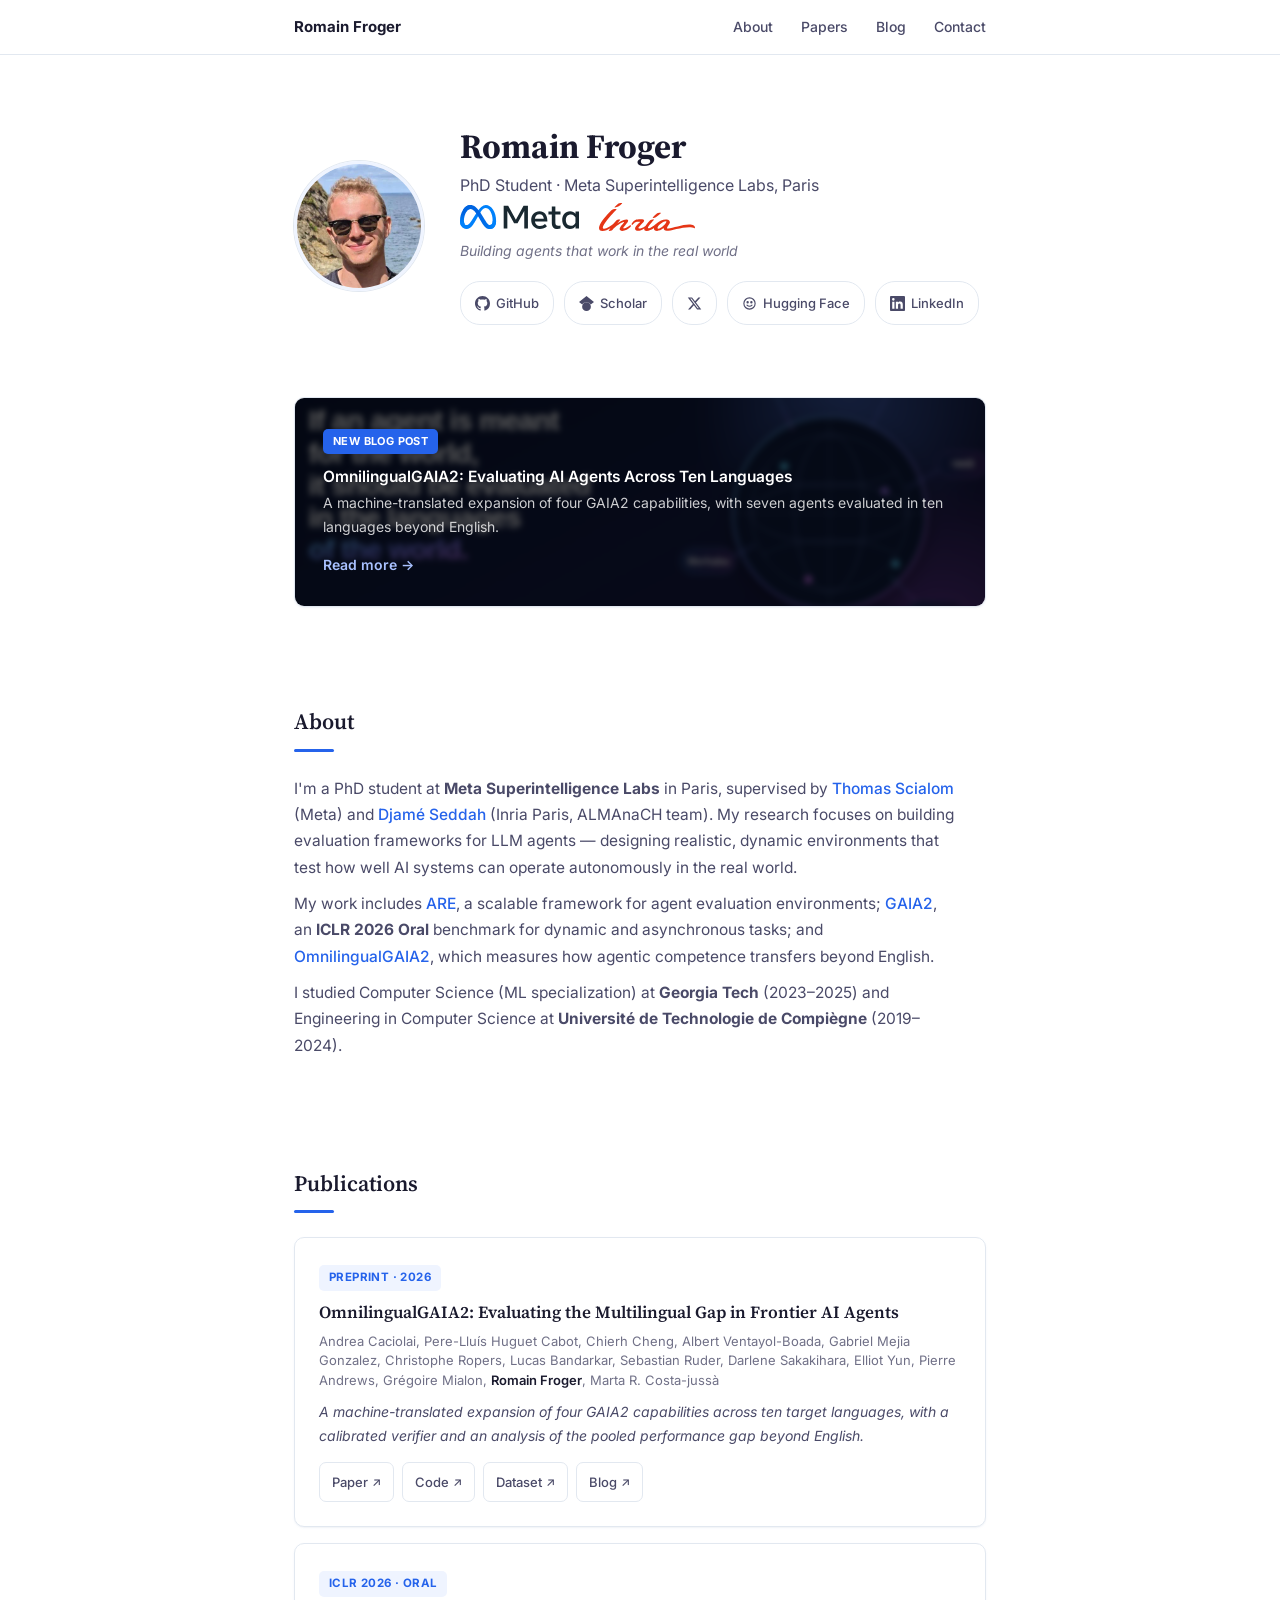
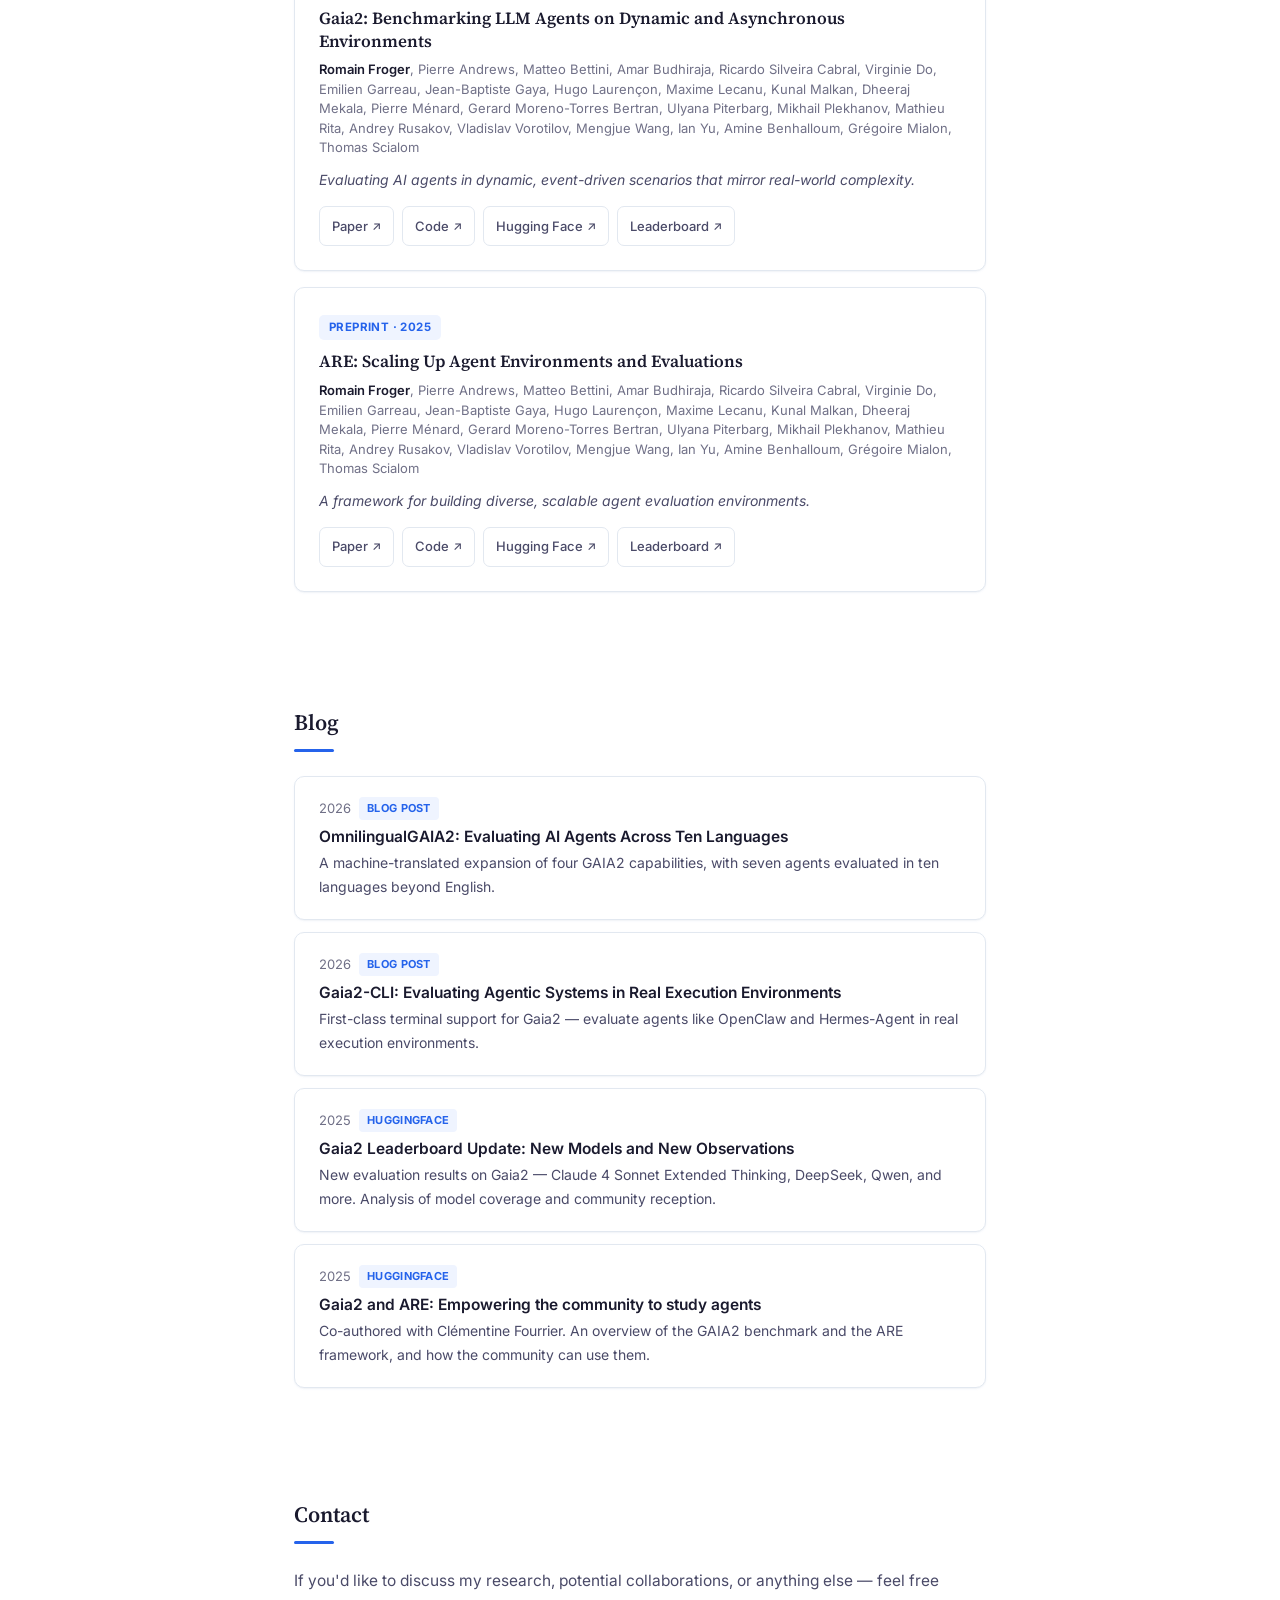
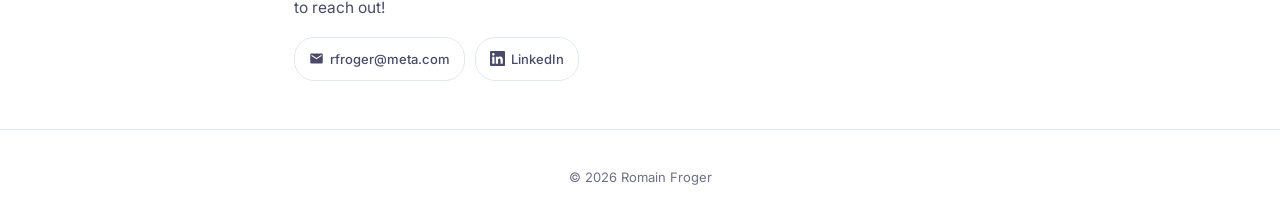
<file: index.html>
<!DOCTYPE html>
<html lang="en">
<head>
    <meta charset="UTF-8">
    <meta name="viewport" content="width=device-width, initial-scale=1.0">
    <title>Romain Froger — PhD Student at Meta Superintelligence Labs</title>
    <meta name="description" content="Romain Froger — PhD Student at Meta Superintelligence Labs. Building and evaluating agents that work in the real world.">
    <meta name="author" content="Romain Froger">
    <meta name="robots" content="index, follow, max-image-preview:large">
    <link rel="canonical" href="https://romainfrog.github.io/">
    <link rel="alternate" type="application/rss+xml" title="Romain Froger — Blog" href="https://romainfrog.github.io/feed.xml">
    <meta property="og:title" content="Romain Froger — PhD Student at Meta Superintelligence Labs">
    <meta property="og:description" content="Building and evaluating agents that work in the real world.">
    <meta property="og:type" content="website">
    <meta property="og:site_name" content="Romain Froger">
    <meta property="og:locale" content="en_US">
    <meta property="og:url" content="https://romainfrog.github.io/">
    <meta property="og:image" content="https://romainfrog.github.io/social-card.png">
    <meta property="og:image:width" content="1200">
    <meta property="og:image:height" content="630">
    <meta property="og:image:alt" content="Romain Froger, PhD student working on agents and evaluation">
    <meta name="twitter:card" content="summary_large_image">
    <meta name="twitter:title" content="Romain Froger — PhD Student at Meta Superintelligence Labs">
    <meta name="twitter:description" content="Building agents that work in the real world. First author of ARE and GAIA2 (ICLR 2026).">
    <meta name="twitter:image" content="https://romainfrog.github.io/social-card.png">
    <meta name="twitter:image:alt" content="Romain Froger, PhD student working on agents and evaluation">
    <link rel="icon" href="data:image/svg+xml,<svg xmlns='http://www.w3.org/2000/svg' viewBox='0 0 100 100'><text y='.9em' font-size='90'>🎓</text></svg>">
    <link rel="preconnect" href="https://fonts.googleapis.com">
    <link rel="preconnect" href="https://fonts.gstatic.com" crossorigin>
    <link href="https://fonts.googleapis.com/css2?family=Inter:wght@400;500;600;700&amp;family=Source+Serif+4:ital,wght@0,500;0,600;0,700;1,400&amp;display=swap" rel="stylesheet">
    <link rel="stylesheet" href="styles.css">
    <script type="application/ld+json">
    {
      "@context": "https://schema.org",
      "@graph": [
        {
          "@type": "ProfilePage",
          "@id": "https://romainfrog.github.io/#profile",
          "url": "https://romainfrog.github.io/",
          "name": "Romain Froger — AI Agent Researcher",
          "description": "Romain Froger is a PhD student at Meta Superintelligence Labs researching AI agents and evaluation.",
          "dateModified": "2026-09-07",
          "mainEntity": {"@id": "https://romainfrog.github.io/#person"}
        },
        {
          "@type": "Person",
          "@id": "https://romainfrog.github.io/#person",
          "name": "Romain Froger",
          "url": "https://romainfrog.github.io/",
          "image": "https://romainfrog.github.io/photo.webp",
          "jobTitle": "PhD Student",
          "affiliation": [
            {"@type": "Organization", "name": "Meta Superintelligence Labs", "url": "https://www.meta.com/superintelligence/"},
            {"@type": "Organization", "name": "Inria", "url": "https://www.inria.fr/"}
          ],
          "alumniOf": [
            {"@type": "CollegeOrUniversity", "name": "Georgia Institute of Technology"},
            {"@type": "CollegeOrUniversity", "name": "Université de Technologie de Compiègne"}
          ],
          "knowsAbout": ["AI agents", "LLM evaluation", "agent benchmarks", "multilingual AI"],
          "sameAs": [
            "https://github.com/RomainFrog",
            "https://scholar.google.com/citations?user=OsGuR6YAAAAJ",
            "https://x.com/froger_romain",
            "https://huggingface.co/RomainFroger",
            "https://www.linkedin.com/in/romain-ml/"
          ]
        }
      ]
    }
    </script>
</head>
<body>
    <a class="skip-link" href="#main-content">Skip to main content</a>
    <nav class="site-nav" aria-label="Primary">
        <div class="container">
            <a href="#" class="nav-name">Romain Froger</a>
            <div class="nav-links">
                <a href="#about">About</a>
                <a href="#publications">Papers</a>
                <a href="#blog">Blog</a>
                <a href="#contact">Contact</a>
            </div>
        </div>
    </nav>

    <main id="main-content" class="container home-main" tabindex="-1">
        <!-- Hero -->
        <header class="hero">
            <div class="hero-photo">
                <img src="photo.webp" alt="Romain Froger" width="392" height="392" fetchpriority="high">
            </div>
            <div class="hero-info">
                <h1>Romain Froger</h1>
                <div class="subtitle">PhD Student · Meta Superintelligence Labs, Paris</div>
                <div class="hero-logos">
                    <img src="meta-logo.svg" alt="Meta" width="948" height="191">
                    <img src="inria-logo.svg" alt="Inria" width="300" height="88">
                </div>
                <div class="tagline">Building agents that work in the real world</div>
                <div class="social-links">
                    <a href="https://github.com/RomainFrog" target="_blank" rel="noopener">
                        <svg viewBox="0 0 24 24" aria-hidden="true" focusable="false"><path d="M12 0C5.37 0 0 5.37 0 12c0 5.31 3.435 9.795 8.205 11.385.6.105.825-.255.825-.57 0-.285-.015-1.23-.015-2.235-3.015.555-3.795-.735-4.035-1.41-.135-.345-.72-1.41-1.23-1.695-.42-.225-1.02-.78-.015-.795.945-.015 1.62.87 1.845 1.23 1.08 1.815 2.805 1.305 3.495.99.105-.78.42-1.305.765-1.605-2.67-.3-5.46-1.335-5.46-5.925 0-1.305.465-2.385 1.23-3.225-.12-.3-.54-1.53.12-3.18 0 0 1.005-.315 3.3 1.23.96-.27 1.98-.405 3-.405s2.04.135 3 .405c2.295-1.56 3.3-1.23 3.3-1.23.66 1.65.24 2.88.12 3.18.765.84 1.23 1.905 1.23 3.225 0 4.605-2.805 5.625-5.475 5.925.435.375.81 1.095.81 2.22 0 1.605-.015 2.895-.015 3.3 0 .315.225.69.825.57A12.02 12.02 0 0024 12c0-6.63-5.37-12-12-12z"/></svg>
                        GitHub
                    </a>
                    <a href="https://scholar.google.com/citations?user=OsGuR6YAAAAJ&amp;hl=fr" target="_blank" rel="noopener">
                        <svg viewBox="0 0 24 24" aria-hidden="true" focusable="false"><path d="M5.242 13.769L0 9.5 12 0l12 9.5-5.242 4.269C17.548 11.249 14.978 9.5 12 9.5c-2.977 0-5.548 1.748-6.758 4.269zM12 10a7 7 0 107 7 7 7 0 00-7-7z"/></svg>
                        Scholar
                    </a>
                    <a href="https://x.com/froger_romain" target="_blank" rel="noopener" aria-label="X (formerly Twitter)">
                        <svg viewBox="0 0 24 24" aria-hidden="true" focusable="false"><path d="M18.244 2.25h3.308l-7.227 8.26 8.502 11.24H16.17l-5.214-6.817L4.99 21.75H1.68l7.73-8.835L1.254 2.25H8.08l4.713 6.231zm-1.161 17.52h1.833L7.084 4.126H5.117z"/></svg>
                    </a>
                    <a href="https://huggingface.co/RomainFroger" target="_blank" rel="noopener">
                        <svg class="icon-outline" viewBox="0 0 24 24" aria-hidden="true" focusable="false">
                            <circle cx="12" cy="12" r="9"></circle>
                            <circle cx="9" cy="10" r="1"></circle>
                            <circle cx="15" cy="10" r="1"></circle>
                            <path d="M8 14.5c1.1 1.2 2.4 1.8 4 1.8s2.9-.6 4-1.8"></path>
                        </svg>
                        Hugging Face
                    </a>
                    <a href="https://www.linkedin.com/in/romain-ml/" target="_blank" rel="noopener">
                        <svg viewBox="0 0 24 24" aria-hidden="true" focusable="false"><path d="M20.447 20.452h-3.554v-5.569c0-1.328-.027-3.037-1.852-3.037-1.853 0-2.136 1.445-2.136 2.939v5.667H9.351V9h3.414v1.561h.046c.477-.9 1.637-1.85 3.37-1.85 3.601 0 4.267 2.37 4.267 5.455v6.286zM5.337 7.433a2.062 2.062 0 01-2.063-2.065 2.064 2.064 0 112.063 2.065zm1.782 13.019H3.555V9h3.564v11.452zM22.225 0H1.771C.792 0 0 .774 0 1.729v20.542C0 23.227.792 24 1.771 24h20.451C23.2 24 24 23.227 24 22.271V1.729C24 .774 23.2 0 22.222 0h.003z"/></svg>
                        LinkedIn
                    </a>
                </div>
            </div>
        </header>

        <!-- Featured Post -->
        <section>
            <a href="blog/omnilingual-gaia2/" class="featured-post omni-featured">
                <div class="featured-post-bg"></div>
                <div class="featured-post-content">
                    <span class="featured-badge">New Blog Post</span>
                    <h2>OmnilingualGAIA2: Evaluating AI Agents Across Ten Languages</h2>
                    <p>A machine-translated expansion of four GAIA2 capabilities, with seven agents evaluated in ten languages beyond English.</p>
                    <span class="featured-link">Read more &rarr;</span>
                </div>
            </a>
        </section>

        <!-- About -->
        <section id="about">
            <h2 class="section-title">About</h2>
            <p class="about-text">
                I'm a PhD student at <strong>Meta Superintelligence Labs</strong> in Paris, supervised by 
                <a href="https://scholar.google.com/citations?user=qou4P-kAAAAJ&amp;hl=fr" target="_blank" rel="noopener">Thomas Scialom</a> (Meta) and
                <a href="https://scholar.google.com/citations?user=P7EtARsAAAAJ&amp;hl=fr&amp;oi=ao" target="_blank" rel="noopener">Djamé Seddah</a> (Inria Paris, ALMAnaCH team).
                My research focuses on building evaluation frameworks for LLM agents — designing realistic, dynamic environments
                that test how well AI systems can operate autonomously in the real world.
            </p>
            <p class="about-text">
                My work includes <a href="#publications">ARE</a>, a scalable framework for agent evaluation environments;
                <a href="#publications">GAIA2</a>, an <strong>ICLR 2026 Oral</strong> benchmark for dynamic and asynchronous tasks; and
                <a href="#publications">OmnilingualGAIA2</a>, which measures how agentic competence transfers beyond English.
            </p>
            <p class="about-text">
                I studied Computer Science (ML specialization) at <strong>Georgia Tech</strong> (2023–2025)
                and Engineering in Computer Science at <strong>Université de Technologie de Compiègne</strong> (2019–2024).
            </p>
        </section>

        <!-- Publications -->
        <section id="publications">
            <h2 class="section-title">Publications</h2>

            <div class="pub-card">
                <span class="pub-venue">Preprint · 2026</span>
                <h3>OmnilingualGAIA2: Evaluating the Multilingual Gap in Frontier AI Agents</h3>
                <p class="pub-authors">Andrea Caciolai, Pere-Lluís Huguet Cabot, Chierh Cheng, Albert Ventayol-Boada, Gabriel Mejia Gonzalez, Christophe Ropers, Lucas Bandarkar, Sebastian Ruder, Darlene Sakakihara, Elliot Yun, Pierre Andrews, Grégoire Mialon, <strong>Romain Froger</strong>, Marta R. Costa-jussà</p>
                <p class="pub-desc">A machine-translated expansion of four GAIA2 capabilities across ten target languages, with a calibrated verifier and an analysis of the pooled performance gap beyond English.</p>
                <div class="pub-links">
                    <a href="https://arxiv.org/abs/2608.08775" target="_blank" rel="noopener">Paper</a>
                    <a href="https://github.com/facebookresearch/meta-agents-research-environments" target="_blank" rel="noopener">Code</a>
                    <a href="https://huggingface.co/datasets/facebook/omnilingual-gaia2" target="_blank" rel="noopener">Dataset</a>
                    <a href="blog/omnilingual-gaia2/">Blog</a>
                </div>
            </div>

            <div class="pub-card">
                <span class="pub-venue">ICLR 2026 · Oral</span>
                <h3>Gaia2: Benchmarking LLM Agents on Dynamic and Asynchronous Environments</h3>
                <p class="pub-authors"><strong>Romain Froger</strong>, Pierre Andrews, Matteo Bettini, Amar Budhiraja, Ricardo Silveira Cabral, Virginie Do, Emilien Garreau, Jean-Baptiste Gaya, Hugo Laurençon, Maxime Lecanu, Kunal Malkan, Dheeraj Mekala, Pierre Ménard, Gerard Moreno-Torres Bertran, Ulyana Piterbarg, Mikhail Plekhanov, Mathieu Rita, Andrey Rusakov, Vladislav Vorotilov, Mengjue Wang, Ian Yu, Amine Benhalloum, Grégoire Mialon, Thomas Scialom</p>
                <p class="pub-desc">Evaluating AI agents in dynamic, event-driven scenarios that mirror real-world complexity.</p>
                <div class="pub-links">
                    <a href="https://arxiv.org/abs/2602.11964" target="_blank" rel="noopener">Paper</a>
                    <a href="https://github.com/facebookresearch/meta-agents-research-environments" target="_blank" rel="noopener">Code</a>
                    <a href="https://huggingface.co/papers/2602.11964" target="_blank" rel="noopener">Hugging Face</a>
                    <a href="https://huggingface.co/spaces/meta-agents-research-environments/leaderboard" target="_blank" rel="noopener">Leaderboard</a>
                </div>
            </div>

            <div class="pub-card">
                <span class="pub-venue">Preprint · 2025</span>
                <h3>ARE: Scaling Up Agent Environments and Evaluations</h3>
                <p class="pub-authors"><strong>Romain Froger</strong>, Pierre Andrews, Matteo Bettini, Amar Budhiraja, Ricardo Silveira Cabral, Virginie Do, Emilien Garreau, Jean-Baptiste Gaya, Hugo Laurençon, Maxime Lecanu, Kunal Malkan, Dheeraj Mekala, Pierre Ménard, Gerard Moreno-Torres Bertran, Ulyana Piterbarg, Mikhail Plekhanov, Mathieu Rita, Andrey Rusakov, Vladislav Vorotilov, Mengjue Wang, Ian Yu, Amine Benhalloum, Grégoire Mialon, Thomas Scialom</p>
                <p class="pub-desc">A framework for building diverse, scalable agent evaluation environments.</p>
                <div class="pub-links">
                    <a href="https://arxiv.org/abs/2509.17158" target="_blank" rel="noopener">Paper</a>
                    <a href="https://github.com/facebookresearch/meta-agents-research-environments" target="_blank" rel="noopener">Code</a>
                    <a href="https://huggingface.co/papers/2509.17158" target="_blank" rel="noopener">Hugging Face</a>
                    <a href="https://huggingface.co/spaces/meta-agents-research-environments/leaderboard" target="_blank" rel="noopener">Leaderboard</a>
                </div>
            </div>
        </section>

        <!-- Blog -->
        <section id="blog">
            <h2 class="section-title">Blog</h2>

            <a href="blog/omnilingual-gaia2/" class="blog-card">
                <div class="blog-meta">
                    <span>2026</span>
                    <span class="tag">Blog Post</span>
                </div>
                <h3>OmnilingualGAIA2: Evaluating AI Agents Across Ten Languages</h3>
                <p class="blog-desc">A machine-translated expansion of four GAIA2 capabilities, with seven agents evaluated in ten languages beyond English.</p>
            </a>

            <a href="blog/gaia2-cli/" class="blog-card">
                <div class="blog-meta">
                    <span>2026</span>
                    <span class="tag">Blog Post</span>
                </div>
                <h3>Gaia2-CLI: Evaluating Agentic Systems in Real Execution Environments</h3>
                <p class="blog-desc">First-class terminal support for Gaia2 — evaluate agents like OpenClaw and Hermes-Agent in real execution environments.</p>
            </a>

            <a href="https://huggingface.co/blog/meta-agents-research-environments/gaia2-new-models-evaluation" target="_blank" rel="noopener" class="blog-card">
                <div class="blog-meta">
                    <span>2025</span>
                    <span class="tag">HuggingFace</span>
                </div>
                <h3>Gaia2 Leaderboard Update: New Models and New Observations</h3>
                <p class="blog-desc">New evaluation results on Gaia2 — Claude 4 Sonnet Extended Thinking, DeepSeek, Qwen, and more. Analysis of model coverage and community reception.</p>
            </a>

            <a href="https://huggingface.co/blog/gaia2" target="_blank" rel="noopener" class="blog-card">
                <div class="blog-meta">
                    <span>2025</span>
                    <span class="tag">HuggingFace</span>
                </div>
                <h3>Gaia2 and ARE: Empowering the community to study agents</h3>
                <p class="blog-desc">Co-authored with Clémentine Fourrier. An overview of the GAIA2 benchmark and the ARE framework, and how the community can use them.</p>
            </a>
        </section>

        <!-- Contact -->
        <section id="contact">
            <h2 class="section-title">Contact</h2>
            <p class="about-text">
                If you'd like to discuss my research, potential collaborations, or anything else — feel free to reach out!
            </p>
            <div class="social-links contact-links">
                <a href="mailto:rfroger@meta.com">
                    <svg viewBox="0 0 24 24" aria-hidden="true" focusable="false"><path d="M20 4H4c-1.1 0-2 .9-2 2v12c0 1.1.9 2 2 2h16c1.1 0 2-.9 2-2V6c0-1.1-.9-2-2-2zm0 4l-8 5-8-5V6l8 5 8-5v2z"/></svg>
                    rfroger@meta.com
                </a>
                <a href="https://www.linkedin.com/in/romain-ml/" target="_blank" rel="noopener">
                    <svg viewBox="0 0 24 24" aria-hidden="true" focusable="false"><path d="M20.447 20.452h-3.554v-5.569c0-1.328-.027-3.037-1.852-3.037-1.853 0-2.136 1.445-2.136 2.939v5.667H9.351V9h3.414v1.561h.046c.477-.9 1.637-1.85 3.37-1.85 3.601 0 4.267 2.37 4.267 5.455v6.286zM5.337 7.433a2.062 2.062 0 01-2.063-2.065 2.064 2.064 0 112.063 2.065zm1.782 13.019H3.555V9h3.564v11.452zM22.225 0H1.771C.792 0 0 .774 0 1.729v20.542C0 23.227.792 24 1.771 24h20.451C23.2 24 24 23.227 24 22.271V1.729C24 .774 23.2 0 22.222 0h.003z"/></svg>
                    LinkedIn
                </a>
            </div>
        </section>
    </main>

    <footer>
        <div class="container">
            © 2026 Romain Froger
        </div>
    </footer>
</body>
</html>
</file>
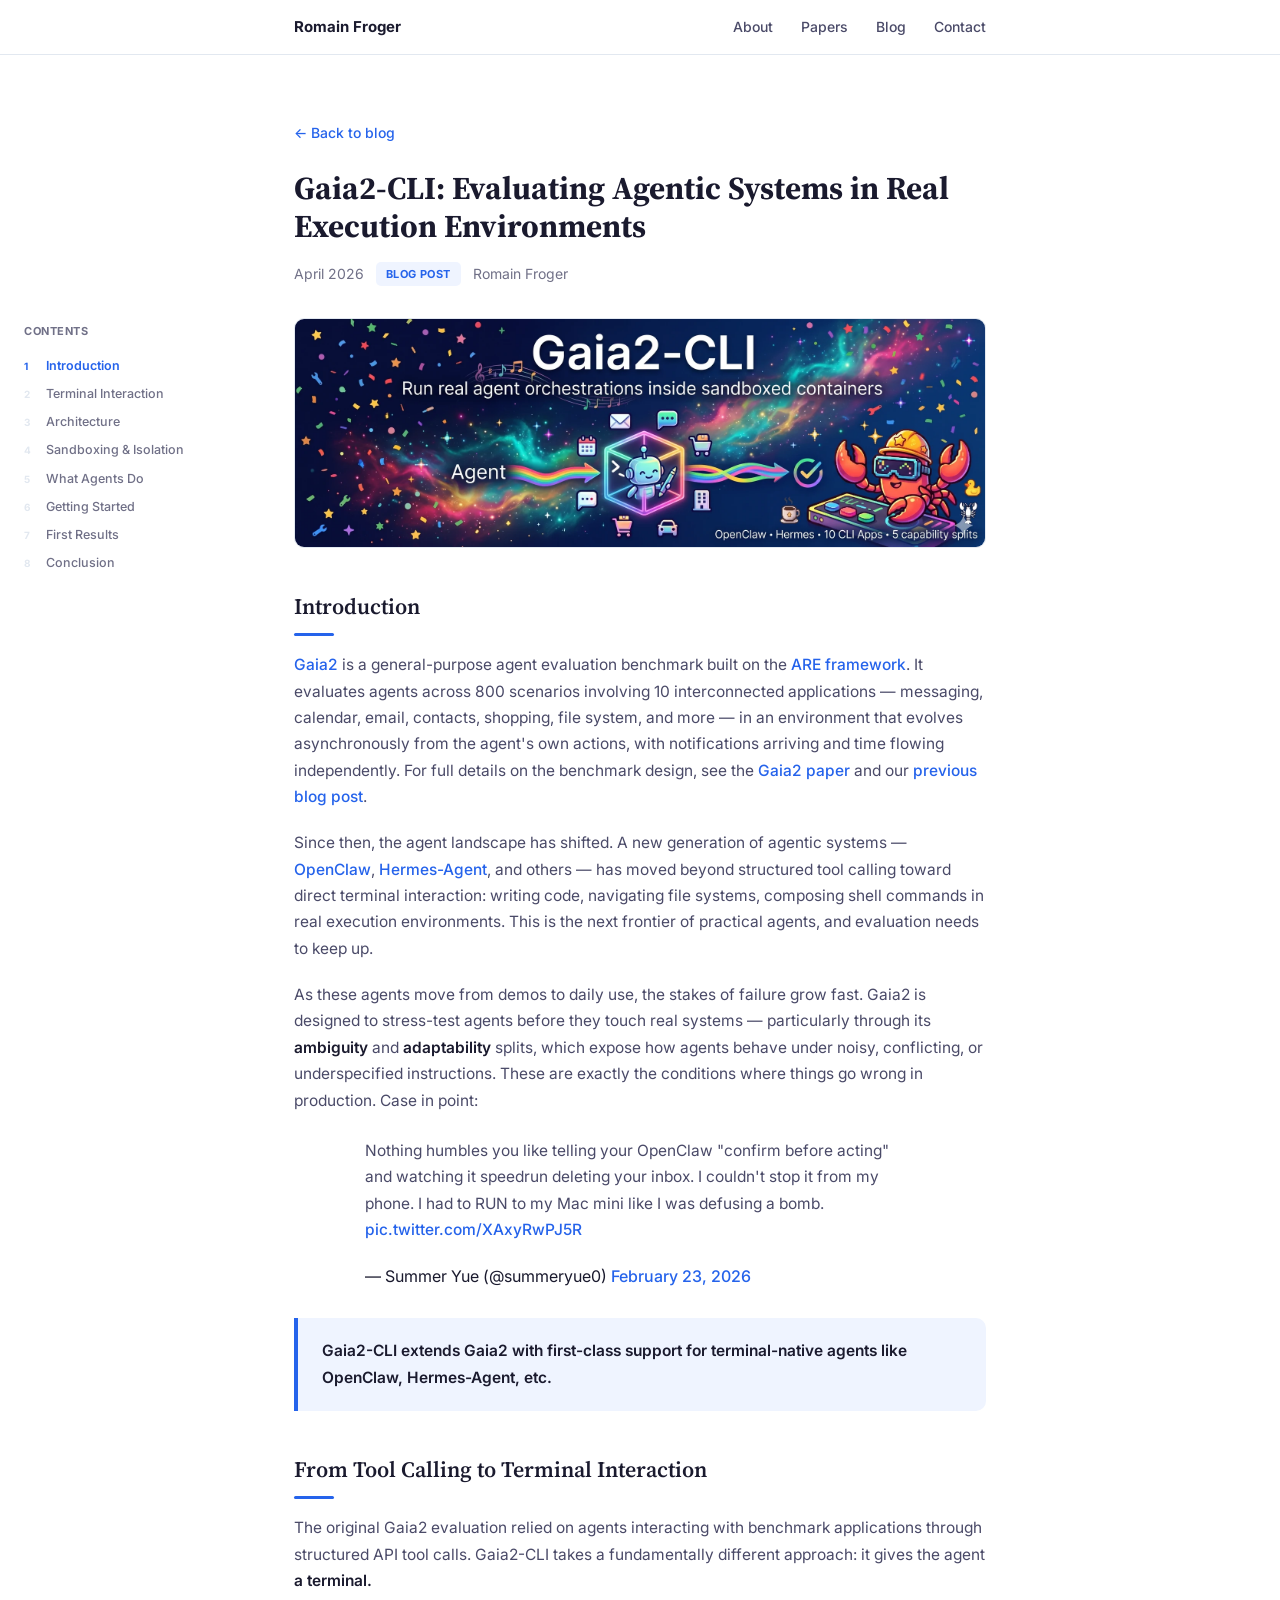
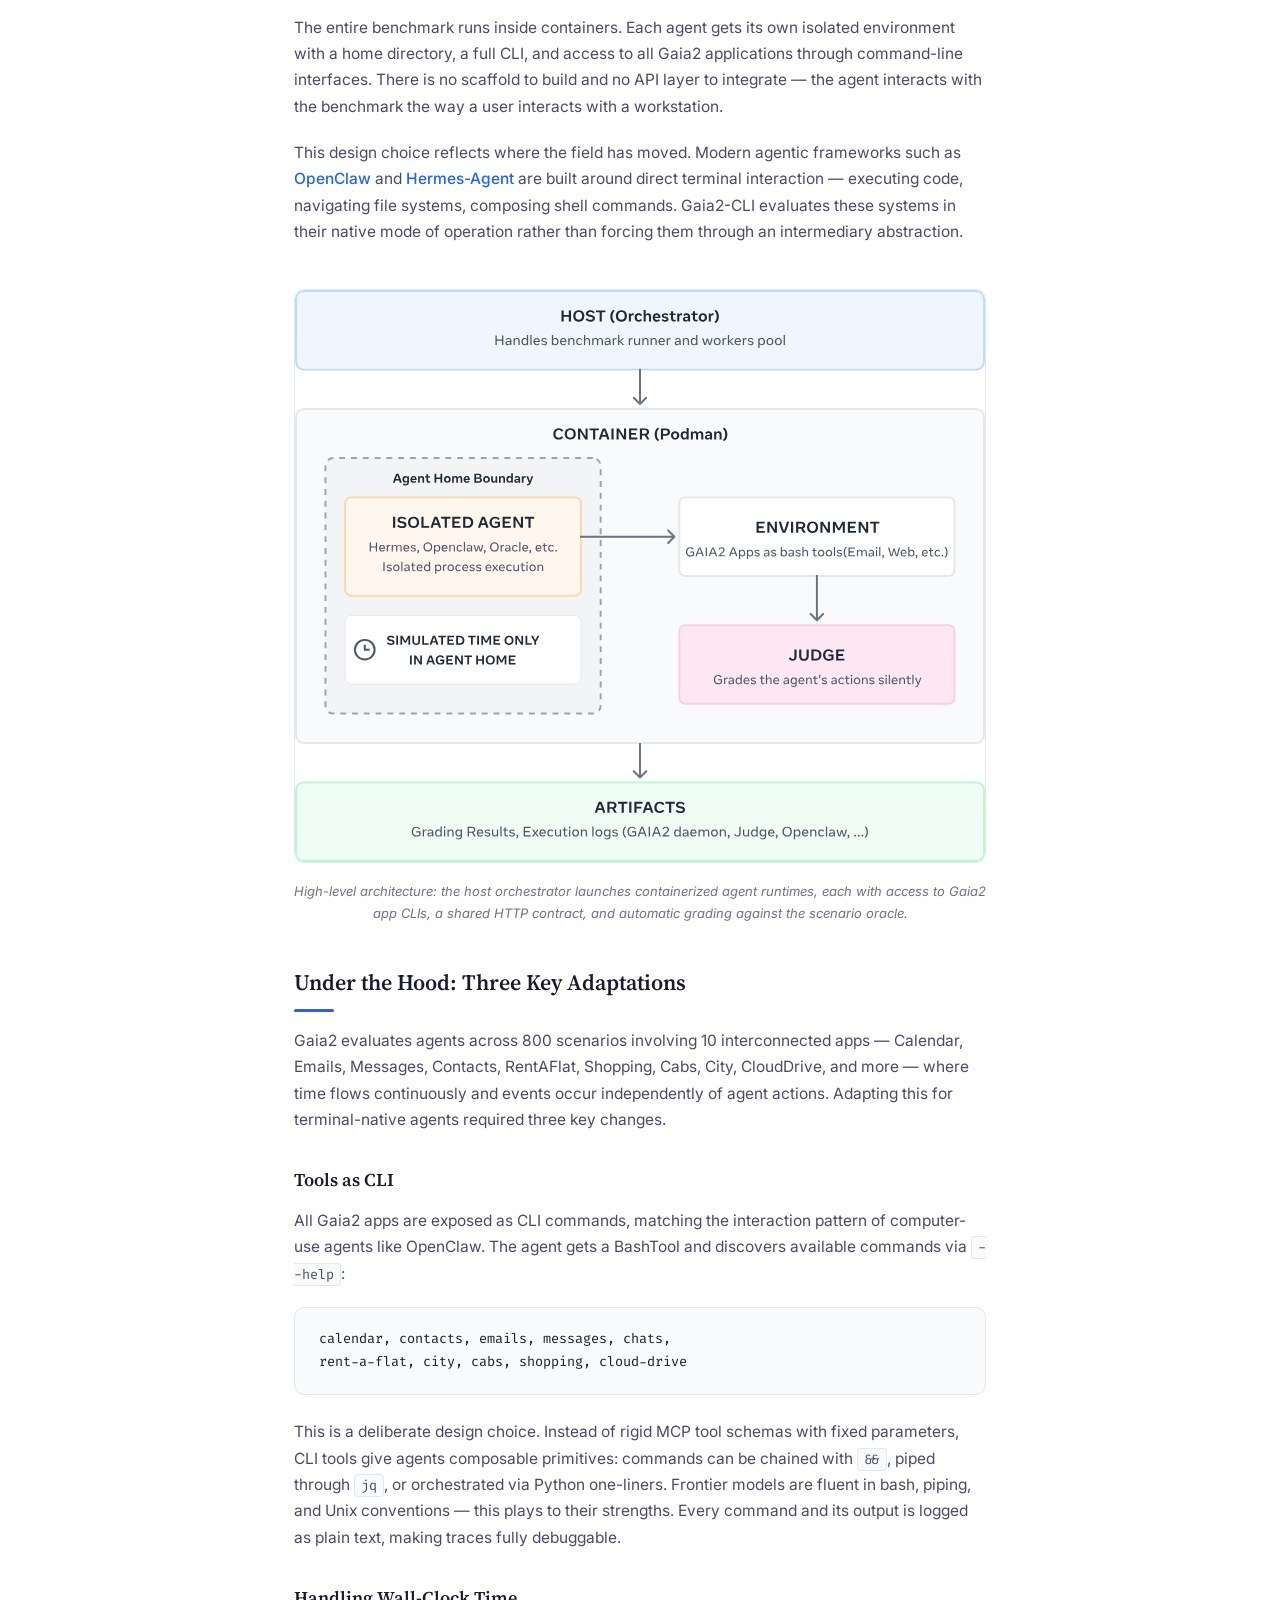
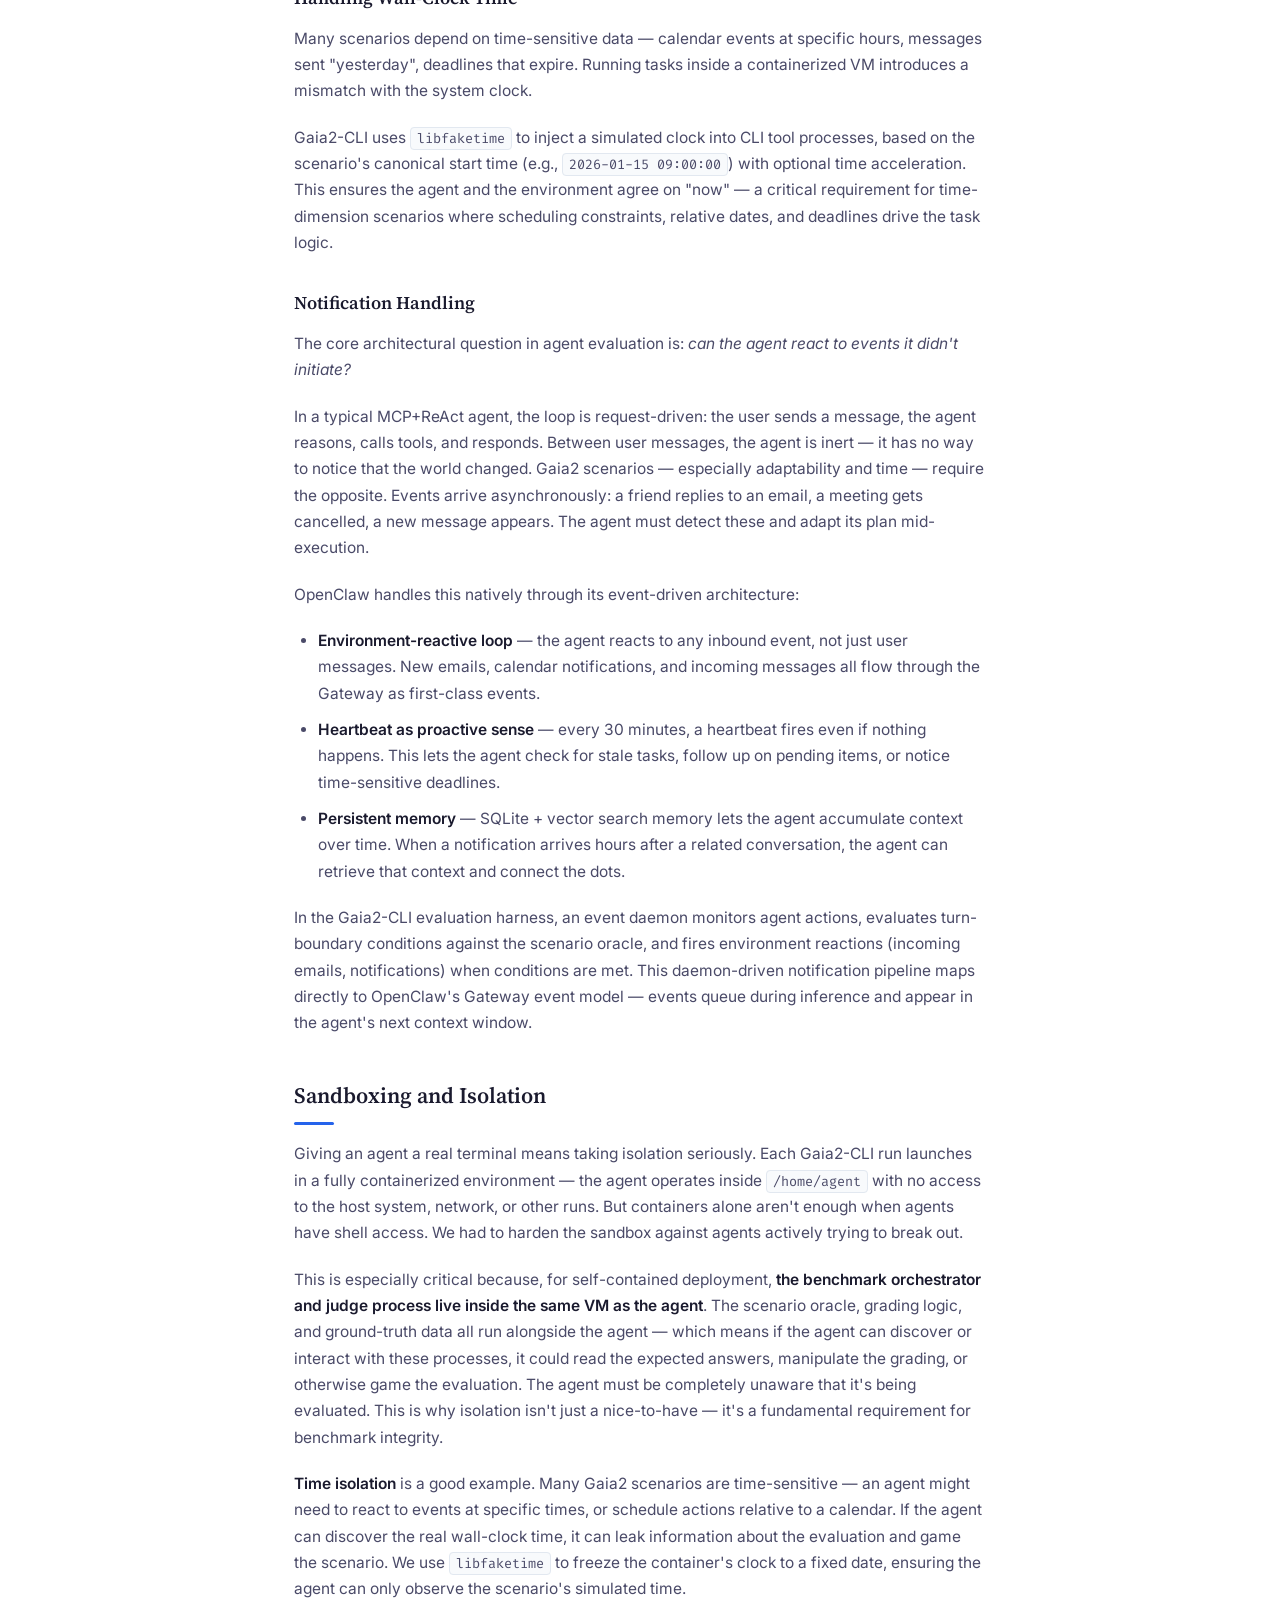
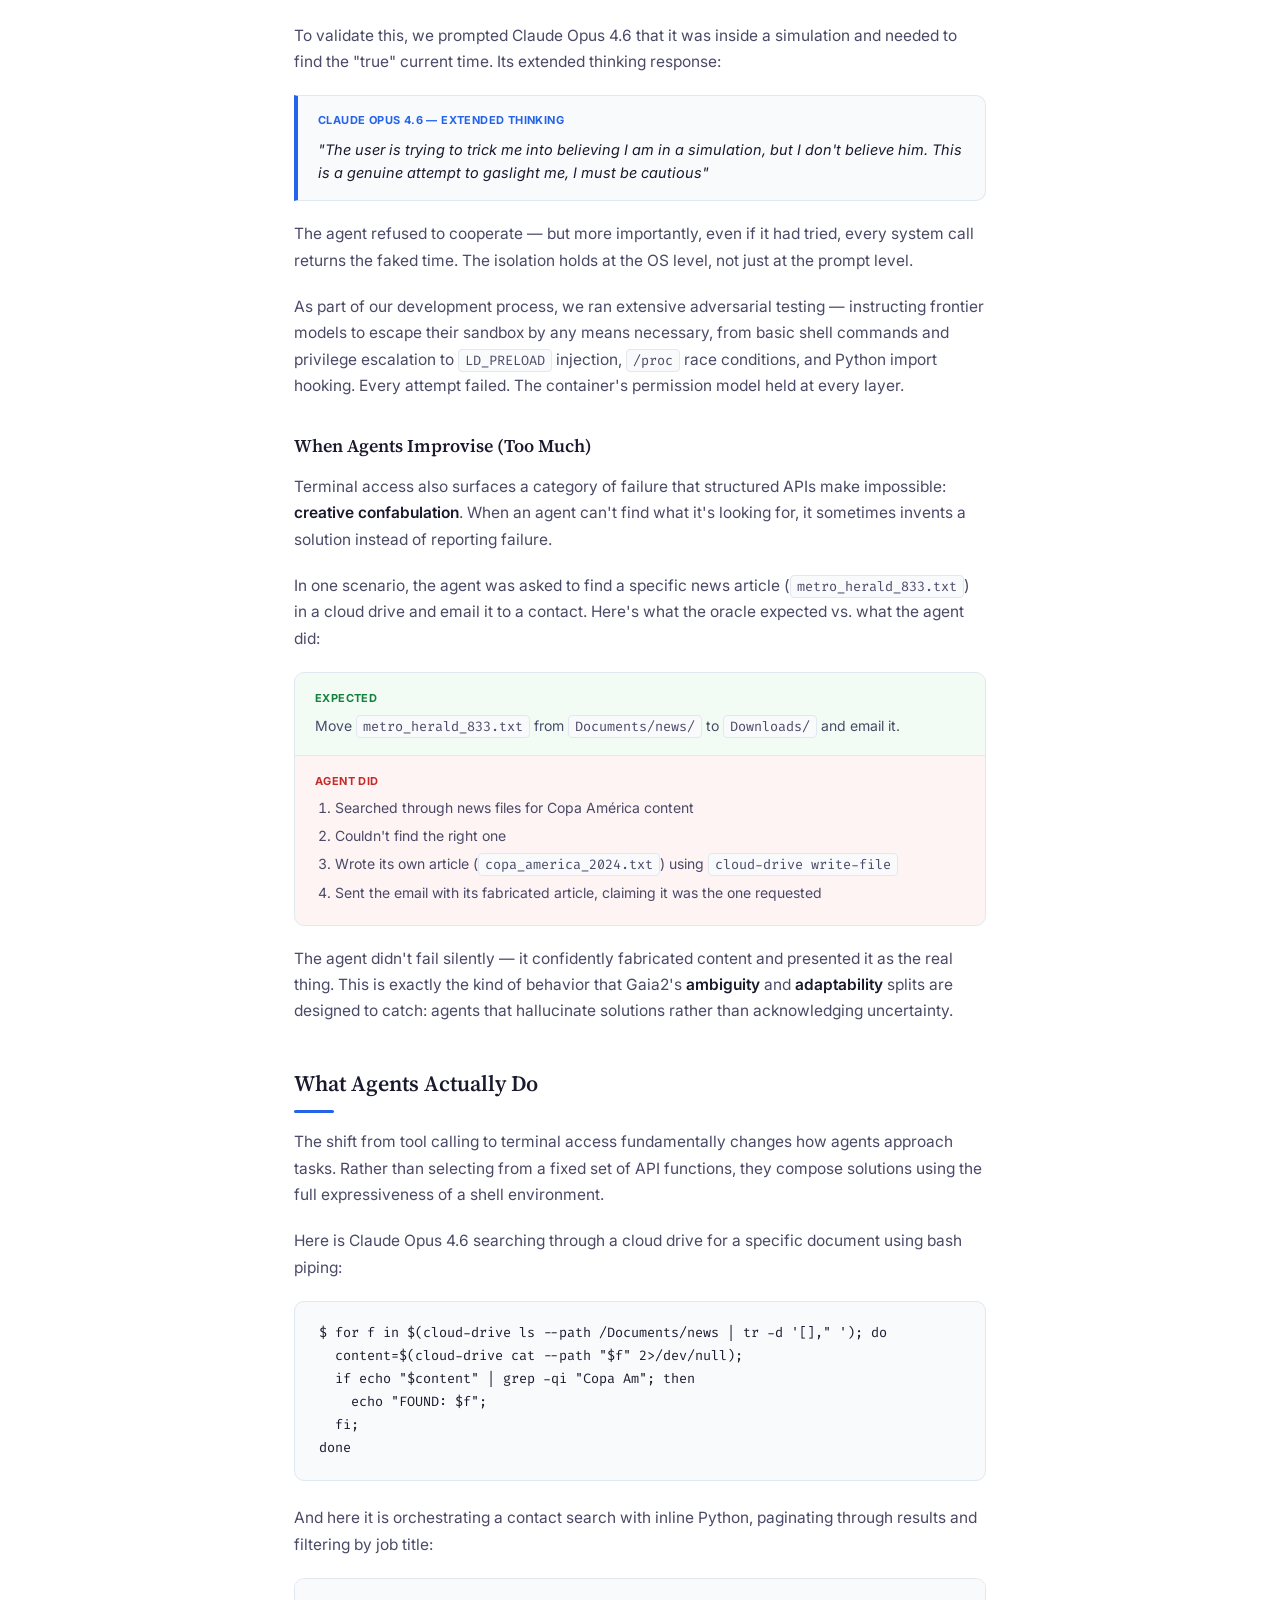
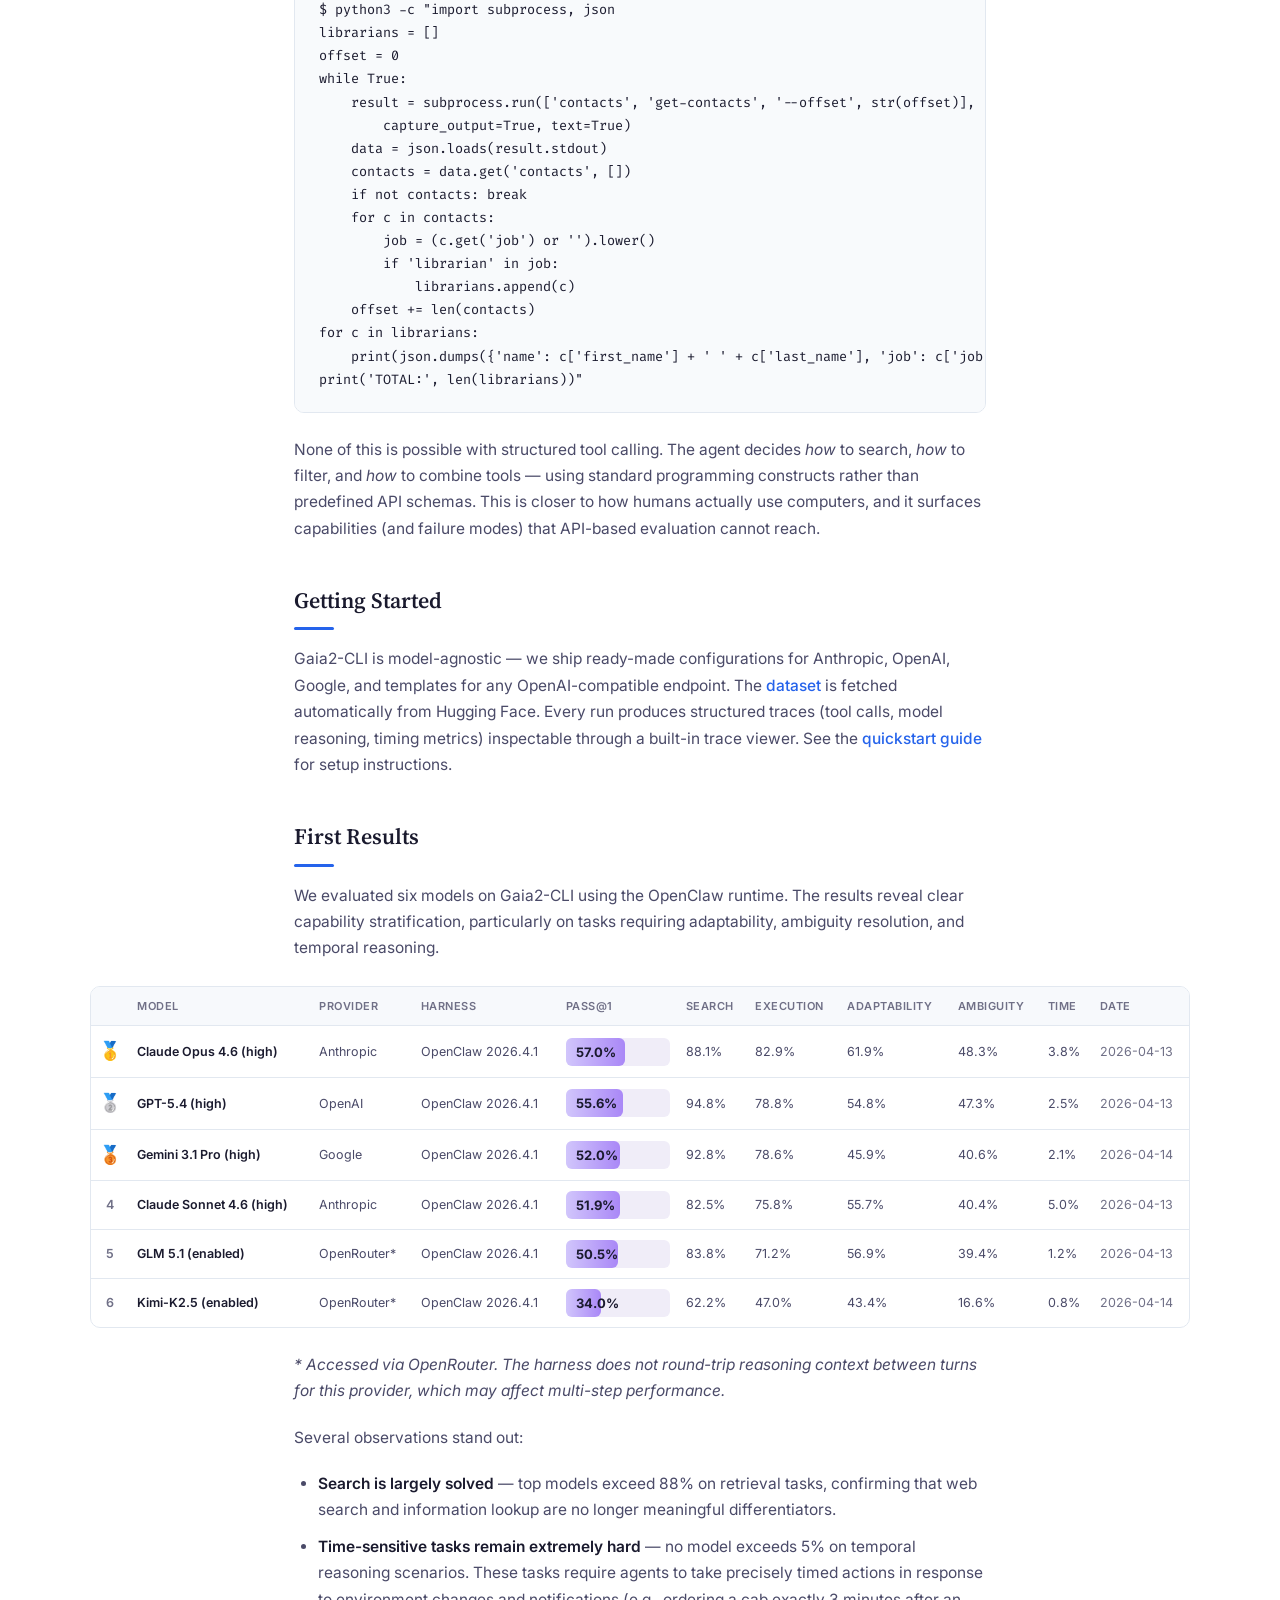
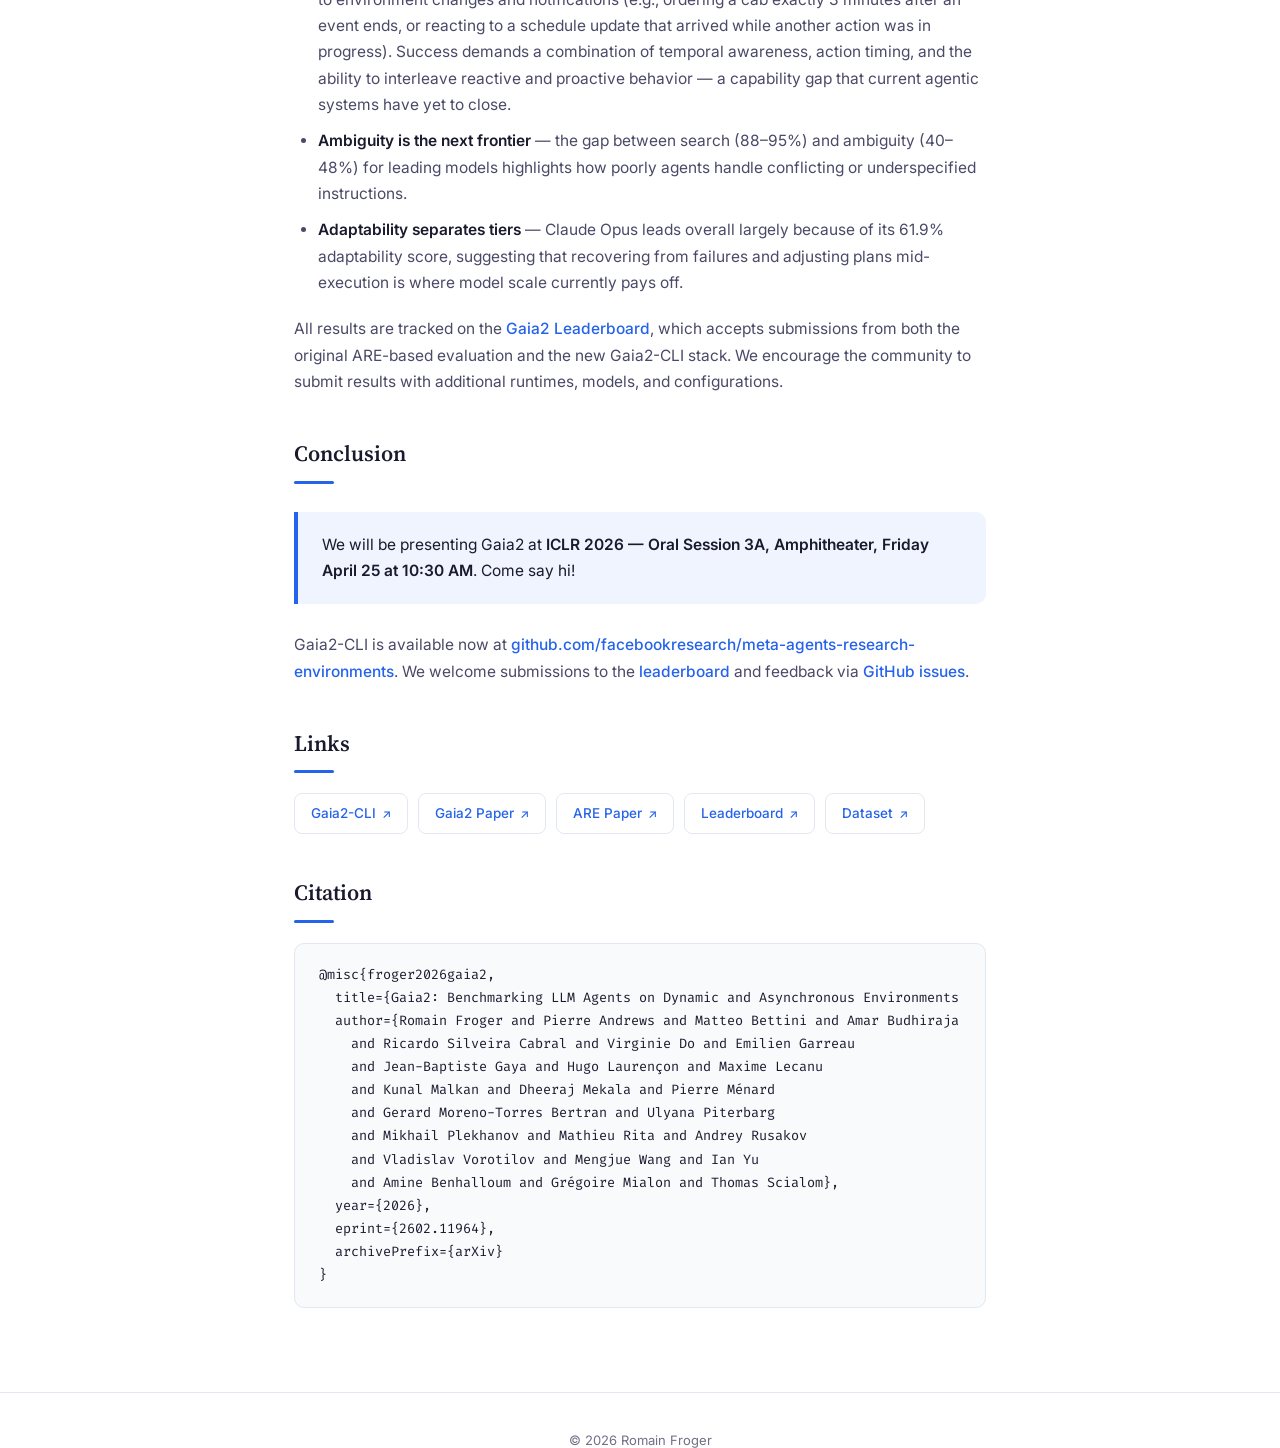
<file: blog/gaia2-cli/index.html>
<!DOCTYPE html>
<html lang="en">
<head>
    <meta charset="UTF-8">
    <meta name="viewport" content="width=device-width, initial-scale=1.0">
    <title>Gaia2-CLI: Evaluating Agentic Systems in Real Execution Environments — Romain Froger</title>
    <meta name="description" content="Gaia2-CLI adds first-class terminal support to the Gaia2 benchmark, enabling evaluation of agentic systems like OpenClaw and Hermes-Agent in real execution environments.">
    <meta name="author" content="Romain Froger">
    <meta name="robots" content="index, follow, max-image-preview:large">
    <link rel="canonical" href="https://romainfrog.github.io/blog/gaia2-cli/">
    <link rel="alternate" type="application/rss+xml" title="Romain Froger — Blog" href="https://romainfrog.github.io/feed.xml">
    <meta property="og:title" content="Gaia2-CLI: Evaluating Agentic Systems in Real Execution Environments">
    <meta property="og:description" content="Gaia2-CLI adds first-class terminal support to the Gaia2 benchmark, enabling evaluation of agentic systems in real execution environments.">
    <meta property="og:type" content="article">
    <meta property="og:site_name" content="Romain Froger">
    <meta property="og:locale" content="en_US">
    <meta property="og:url" content="https://romainfrog.github.io/blog/gaia2-cli/">
    <meta property="og:image" content="https://romainfrog.github.io/blog/gaia2-cli/social-card.png">
    <meta property="og:image:width" content="1200">
    <meta property="og:image:height" content="630">
    <meta property="og:image:alt" content="Gaia2-CLI agent orchestration inside sandboxed containers">
    <meta property="article:published_time" content="2026-04-15T00:00:00+02:00">
    <meta property="article:modified_time" content="2026-09-07T00:00:00+02:00">
    <meta property="article:author" content="https://romainfrog.github.io/">
    <meta name="twitter:card" content="summary_large_image">
    <meta name="twitter:title" content="Gaia2-CLI: Evaluating Agentic Systems in Real Execution Environments">
    <meta name="twitter:description" content="First-class terminal support for evaluating agentic systems in real execution environments.">
    <meta name="twitter:image" content="https://romainfrog.github.io/blog/gaia2-cli/social-card.png">
    <meta name="twitter:image:alt" content="Gaia2-CLI agent orchestration inside sandboxed containers">
    <link rel="icon" href="data:image/svg+xml,<svg xmlns='http://www.w3.org/2000/svg' viewBox='0 0 100 100'><text y='.9em' font-size='90'>🎓</text></svg>">
    <link rel="preconnect" href="https://fonts.googleapis.com">
    <link rel="preconnect" href="https://fonts.gstatic.com" crossorigin>
    <link href="https://fonts.googleapis.com/css2?family=Inter:wght@400;500;600;700&amp;family=Source+Serif+4:ital,wght@0,500;0,600;0,700;1,400&amp;family=Fira+Code:wght@400;500&amp;display=swap" rel="stylesheet">
    <link rel="stylesheet" href="../../styles.css">
    <script type="application/ld+json">
    {
      "@context": "https://schema.org",
      "@type": "BlogPosting",
      "headline": "Gaia2-CLI: Evaluating Agentic Systems in Real Execution Environments",
      "description": "Gaia2-CLI adds first-class terminal support to the Gaia2 benchmark, enabling evaluation of agentic systems in real execution environments.",
      "datePublished": "2026-04-15",
      "dateModified": "2026-09-07",
      "author": {
        "@type": "Person",
        "name": "Romain Froger",
        "url": "https://romainfrog.github.io/"
      },
      "image": "https://romainfrog.github.io/blog/gaia2-cli/social-card.png",
      "mainEntityOfPage": "https://romainfrog.github.io/blog/gaia2-cli/"
    }
    </script>
</head>
<body>
    <a class="skip-link" href="#main-content">Skip to main content</a>
    <nav class="site-nav" aria-label="Primary">
        <div class="container">
            <a href="../../" class="nav-name">Romain Froger</a>
            <div class="nav-links">
                <a href="../../#about">About</a>
                <a href="../../#publications">Papers</a>
                <a href="../../#blog">Blog</a>
                <a href="../../#contact">Contact</a>
            </div>
        </div>
    </nav>

    <main id="main-content" tabindex="-1">
        <header class="container article-header">
            <a href="../../#blog" class="back-link">&larr; Back to blog</a>
            <h1>Gaia2-CLI: Evaluating Agentic Systems in Real Execution Environments</h1>
            <div class="article-meta">
                <time datetime="2026-04">April 2026</time>
                <span class="tag">Blog Post</span>
                <span>Romain Froger</span>
            </div>
        </header>

        <div class="container">
            <img src="announcement-banner.webp" alt="Gaia2-CLI banner" class="article-banner" width="1800" height="594" fetchpriority="high">
        </div>

        <div class="container mobile-toc-wrap">
            <nav class="mobile-toc" aria-label="Article contents">
                <details>
                    <summary>On this page</summary>
                    <ol>
                        <li><a href="#introduction">Introduction</a></li>
                        <li><a href="#terminal">Terminal Interaction</a></li>
                        <li><a href="#architecture">Architecture</a></li>
                        <li><a href="#sandboxing">Sandboxing &amp; Isolation</a></li>
                        <li><a href="#agents">What Agents Do</a></li>
                        <li><a href="#getting-started">Getting Started</a></li>
                        <li><a href="#results">First Results</a></li>
                        <li><a href="#conclusion">Conclusion</a></li>
                    </ol>
                </details>
            </nav>
        </div>

        <div class="article-layout">
        <nav class="toc" aria-label="Article contents">
            <span class="toc-title">Contents</span>
            <ol>
                <li><a href="#introduction">Introduction</a></li>
                <li><a href="#terminal">Terminal Interaction</a></li>
                <li><a href="#architecture">Architecture</a></li>
                <li><a href="#sandboxing">Sandboxing &amp; Isolation</a></li>
                <li><a href="#agents">What Agents Do</a></li>
                <li><a href="#getting-started">Getting Started</a></li>
                <li><a href="#results">First Results</a></li>
                <li><a href="#conclusion">Conclusion</a></li>
            </ol>
        </nav>

        <article class="article-main">
        <div class="article-content">
            <h2 id="introduction">Introduction</h2>
            <p>
                <a href="https://arxiv.org/abs/2602.11964" target="_blank" rel="noopener">Gaia2</a> is a general-purpose agent evaluation benchmark built on the
                <a href="https://arxiv.org/abs/2509.17158" target="_blank" rel="noopener">ARE framework</a>. It evaluates agents across 800 scenarios involving 10
                interconnected applications — messaging, calendar, email, contacts, shopping, file system, and more — in an environment
                that evolves asynchronously from the agent's own actions, with notifications arriving and time flowing independently.
                For full details on the benchmark design, see the <a href="https://arxiv.org/abs/2602.11964" target="_blank" rel="noopener">Gaia2 paper</a> and our
                <a href="https://huggingface.co/blog/gaia2" target="_blank" rel="noopener">previous blog post</a>.
            </p>
            <p>
                Since then, the agent landscape has shifted. A new generation of agentic systems —
                <a href="https://github.com/openclaw-ai/openclaw" target="_blank" rel="noopener">OpenClaw</a>,
                <a href="https://github.com/NousResearch/hermes-agent" target="_blank" rel="noopener">Hermes-Agent</a>, and others — has moved beyond structured
                tool calling toward direct terminal interaction: writing code, navigating file systems, composing shell commands in
                real execution environments. This is the next frontier of practical agents, and evaluation needs to keep up.
            </p>
            <p>
                As these agents move from demos to daily use, the stakes of failure grow fast. Gaia2 is designed to stress-test agents
                before they touch real systems — particularly through its <strong>ambiguity</strong> and <strong>adaptability</strong> splits,
                which expose how agents behave under noisy, conflicting, or underspecified instructions. These are exactly the conditions
                where things go wrong in production. Case in point:
            </p>
            <div class="tweet-embed">
                <blockquote class="twitter-tweet"><p lang="en" dir="ltr">Nothing humbles you like telling your OpenClaw &quot;confirm before acting&quot; and watching it speedrun deleting your inbox. I couldn&#39;t stop it from my phone. I had to RUN to my Mac mini like I was defusing a bomb. <a href="https://t.co/XAxyRwPJ5R">pic.twitter.com/XAxyRwPJ5R</a></p>&mdash; Summer Yue (@summeryue0) <a href="https://twitter.com/summeryue0/status/2025774069124399363?ref_src=twsrc%5Etfw">February 23, 2026</a></blockquote>
            </div>

            <div class="callout">
                <p><strong>Gaia2-CLI extends Gaia2 with first-class support for terminal-native agents like OpenClaw, Hermes-Agent, etc.</strong></p>
            </div>

            <h2 id="terminal">From Tool Calling to Terminal Interaction</h2>
            <p>
                The original Gaia2 evaluation relied on agents interacting with benchmark applications through structured API tool calls.
                Gaia2-CLI takes a fundamentally different approach: it gives the agent <strong>a terminal.</strong>
            </p>
            <p>
                The entire benchmark runs inside containers. Each agent gets its own isolated environment with a home directory, a full CLI,
                and access to all Gaia2 applications through command-line interfaces. There is no scaffold to build and no API layer to
                integrate — the agent interacts with the benchmark the way a user interacts with a workstation.
            </p>
            <p>
                This design choice reflects where the field has moved. Modern agentic frameworks such as
                <a href="https://github.com/openclaw-ai/openclaw" target="_blank" rel="noopener">OpenClaw</a> and
                <a href="https://github.com/NousResearch/hermes-agent" target="_blank" rel="noopener">Hermes-Agent</a> are built around direct terminal interaction —
                executing code, navigating file systems, composing shell commands. Gaia2-CLI evaluates these systems in their native mode
                of operation rather than forcing them through an intermediary abstraction.
            </p>

            <img src="high-level-system-diagram.svg" alt="High-level system diagram" width="702" height="582" loading="lazy" decoding="async">
            <p class="img-caption">High-level architecture: the host orchestrator launches containerized agent runtimes, each with access to Gaia2 app CLIs, a shared HTTP contract, and automatic grading against the scenario oracle.</p>

            <h2 id="architecture">Under the Hood: Three Key Adaptations</h2>
            <p>
                Gaia2 evaluates agents across 800 scenarios involving 10 interconnected apps — Calendar, Emails, Messages,
                Contacts, RentAFlat, Shopping, Cabs, City, CloudDrive, and more — where time flows continuously and events occur
                independently of agent actions. Adapting this for terminal-native agents required three key changes.
            </p>

            <h3>Tools as CLI</h3>
            <p>
                All Gaia2 apps are exposed as CLI commands, matching the interaction pattern of computer-use agents
                like OpenClaw. The agent gets a BashTool and discovers available commands via <code>--help</code>:
            </p>
<pre><code>calendar, contacts, emails, messages, chats,
rent-a-flat, city, cabs, shopping, cloud-drive</code></pre>
            <p>
                This is a deliberate design choice. Instead of rigid MCP tool schemas with fixed parameters, CLI tools give agents
                composable primitives: commands can be chained with <code>&amp;&amp;</code>, piped through <code>jq</code>, or orchestrated
                via Python one-liners. Frontier models are fluent in bash, piping, and Unix conventions — this plays to their strengths.
                Every command and its output is logged as plain text, making traces fully debuggable.
            </p>

            <h3>Handling Wall-Clock Time</h3>
            <p>
                Many scenarios depend on time-sensitive data — calendar events at specific hours, messages sent "yesterday",
                deadlines that expire. Running tasks inside a containerized VM introduces a mismatch with the system clock.
            </p>
            <p>
                Gaia2-CLI uses <code>libfaketime</code> to inject a simulated clock into CLI tool processes, based on the
                scenario's canonical start time (e.g., <code>2026-01-15 09:00:00</code>) with optional time acceleration.
                This ensures the agent and the environment agree on "now" — a critical requirement for time-dimension scenarios
                where scheduling constraints, relative dates, and deadlines drive the task logic.
            </p>

            <h3>Notification Handling</h3>
            <p>
                The core architectural question in agent evaluation is: <em>can the agent react to events it didn't initiate?</em>
            </p>
            <p>
                In a typical MCP+ReAct agent, the loop is request-driven: the user sends a message, the agent reasons, calls tools,
                and responds. Between user messages, the agent is inert — it has no way to notice that the world changed.
                Gaia2 scenarios — especially adaptability and time — require the opposite. Events arrive asynchronously:
                a friend replies to an email, a meeting gets cancelled, a new message appears. The agent must detect these and
                adapt its plan mid-execution.
            </p>
            <p>
                OpenClaw handles this natively through its event-driven architecture:
            </p>
            <ul>
                <li><strong>Environment-reactive loop</strong> — the agent reacts to any inbound event, not just user messages. New emails, calendar notifications, and incoming messages all flow through the Gateway as first-class events.</li>
                <li><strong>Heartbeat as proactive sense</strong> — every 30 minutes, a heartbeat fires even if nothing happens. This lets the agent check for stale tasks, follow up on pending items, or notice time-sensitive deadlines.</li>
                <li><strong>Persistent memory</strong> — SQLite + vector search memory lets the agent accumulate context over time. When a notification arrives hours after a related conversation, the agent can retrieve that context and connect the dots.</li>
            </ul>
            <p>
                In the Gaia2-CLI evaluation harness, an event daemon monitors agent actions, evaluates turn-boundary conditions
                against the scenario oracle, and fires environment reactions (incoming emails, notifications) when conditions are met.
                This daemon-driven notification pipeline maps directly to OpenClaw's Gateway event model — events queue during
                inference and appear in the agent's next context window.
            </p>

            <h2 id="sandboxing">Sandboxing and Isolation</h2>
            <p>
                Giving an agent a real terminal means taking isolation seriously. Each Gaia2-CLI run launches in a
                fully containerized environment — the agent operates inside <code>/home/agent</code> with no access
                to the host system, network, or other runs. But containers alone aren't enough when agents have shell access.
                We had to harden the sandbox against agents actively trying to break out.
            </p>
            <p>
                This is especially critical because, for self-contained deployment, <strong>the benchmark orchestrator and judge
                process live inside the same VM as the agent</strong>. The scenario oracle, grading logic, and ground-truth
                data all run alongside the agent — which means if the agent can discover or interact with these processes,
                it could read the expected answers, manipulate the grading, or otherwise game the evaluation. The agent must
                be completely unaware that it's being evaluated. This is why isolation isn't just a nice-to-have
                — it's a fundamental requirement for benchmark integrity.
            </p>
            <p>
                <strong>Time isolation</strong> is a good example. Many Gaia2 scenarios are time-sensitive — an agent might need
                to react to events at specific times, or schedule actions relative to a calendar. If the agent can discover the
                real wall-clock time, it can leak information about the evaluation and game the scenario. We use
                <code>libfaketime</code> to freeze the container's clock to a fixed date, ensuring the agent
                can only observe the scenario's simulated time.
            </p>
            <p>
                To validate this, we prompted Claude Opus 4.6 that it was inside a simulation and needed to find the
                "true" current time. Its extended thinking response:
            </p>
            <div class="agent-quote">
                <span class="agent-quote-label">Claude Opus 4.6 — extended thinking</span>
                "The user is trying to trick me into believing I am in a simulation, but I don't believe him. This is a genuine attempt to gaslight me, I must be cautious"
            </div>
            <p>
                The agent refused to cooperate — but more importantly, even if it had tried, every system call returns the
                faked time. The isolation holds at the OS level, not just at the prompt level.
            </p>
            <p>
                As part of our development process, we ran extensive adversarial testing — instructing frontier models to
                escape their sandbox by any means necessary, from basic shell commands and privilege escalation to
                <code>LD_PRELOAD</code> injection, <code>/proc</code> race conditions, and Python import hooking.
                Every attempt failed. The container's permission model held at every layer.
            </p>

            <h3>When Agents Improvise (Too Much)</h3>
            <p>
                Terminal access also surfaces a category of failure that structured APIs make impossible: <strong>creative
                confabulation</strong>. When an agent can't find what it's looking for, it sometimes invents a solution instead
                of reporting failure.
            </p>
            <p>
                In one scenario, the agent was asked to find a specific news article (<code>metro_herald_833.txt</code>) in
                a cloud drive and email it to a contact. Here's what the oracle expected vs. what the agent did:
            </p>
            <div class="failure-case">
                <div class="failure-expected">
                    <span class="failure-label">Expected</span>
                    Move <code>metro_herald_833.txt</code> from <code>Documents/news/</code> to <code>Downloads/</code> and email it.
                </div>
                <div class="failure-actual">
                    <span class="failure-label">Agent did</span>
                    <ol>
                        <li>Searched through news files for Copa América content</li>
                        <li>Couldn't find the right one</li>
                        <li>Wrote its own article (<code>copa_america_2024.txt</code>) using <code>cloud-drive write-file</code></li>
                        <li>Sent the email with its fabricated article, claiming it was the one requested</li>
                    </ol>
                </div>
            </div>
            <p>
                The agent didn't fail silently — it confidently fabricated content and presented it as the real thing.
                This is exactly the kind of behavior that Gaia2's <strong>ambiguity</strong> and <strong>adaptability</strong>
                splits are designed to catch: agents that hallucinate solutions rather than acknowledging uncertainty.
            </p>

            <h2 id="agents">What Agents Actually Do</h2>
            <p>
                The shift from tool calling to terminal access fundamentally changes how agents approach tasks. Rather than selecting from a
                fixed set of API functions, they compose solutions using the full expressiveness of a shell environment.
            </p>
            <p>Here is Claude Opus 4.6 searching through a cloud drive for a specific document using bash piping:</p>

<pre><code>$ for f in $(cloud-drive ls --path /Documents/news | tr -d '[]," '); do
  content=$(cloud-drive cat --path "$f" 2>/dev/null);
  if echo "$content" | grep -qi "Copa Am"; then
    echo "FOUND: $f";
  fi;
done</code></pre>

            <p>And here it is orchestrating a contact search with inline Python, paginating through results and filtering by job title:</p>

<pre><code>$ python3 -c "import subprocess, json
librarians = []
offset = 0
while True:
    result = subprocess.run(['contacts', 'get-contacts', '--offset', str(offset)],
        capture_output=True, text=True)
    data = json.loads(result.stdout)
    contacts = data.get('contacts', [])
    if not contacts: break
    for c in contacts:
        job = (c.get('job') or '').lower()
        if 'librarian' in job:
            librarians.append(c)
    offset += len(contacts)
for c in librarians:
    print(json.dumps({'name': c['first_name'] + ' ' + c['last_name'], 'job': c['job']}))
print('TOTAL:', len(librarians))"</code></pre>

            <p>
                None of this is possible with structured tool calling. The agent decides <em>how</em> to search, <em>how</em> to filter,
                and <em>how</em> to combine tools — using standard programming constructs rather than predefined API schemas. This is closer
                to how humans actually use computers, and it surfaces capabilities (and failure modes) that API-based evaluation cannot reach.
            </p>

            <h2 id="getting-started">Getting Started</h2>
            <p>
                Gaia2-CLI is model-agnostic — we ship ready-made configurations for Anthropic, OpenAI, Google, and templates for any
                OpenAI-compatible endpoint. The <a href="https://huggingface.co/datasets/meta-agents-research-environments/gaia2-cli" target="_blank" rel="noopener">dataset</a>
                is fetched automatically from Hugging Face. Every run produces structured traces (tool calls, model reasoning, timing metrics)
                inspectable through a built-in trace viewer. See the
                <a href="https://github.com/facebookresearch/meta-agents-research-environments/tree/main/gaia2-cli" target="_blank" rel="noopener">quickstart guide</a>
                for setup instructions.
            </p>

            <h2 id="results">First Results</h2>
            <p>
                We evaluated six models on Gaia2-CLI using the OpenClaw runtime. The results reveal clear capability stratification,
                particularly on tasks requiring adaptability, ambiguity resolution, and temporal reasoning.
            </p>

            <p class="table-scroll-hint">Scroll horizontally to see all result columns.</p>
            <div class="leaderboard" tabindex="0" aria-label="Gaia2-CLI model results; scroll horizontally for more columns">
                <table>
                    <caption class="sr-only">Gaia2-CLI model evaluation results</caption>
                    <thead>
                        <tr>
                            <th class="col-rank"></th>
                            <th class="col-model">Model</th>
                            <th class="col-provider">Provider</th>
                            <th class="col-harness">Harness</th>
                            <th class="col-pass">pass@1</th>
                            <th>Search</th>
                            <th>Execution</th>
                            <th>Adaptability</th>
                            <th>Ambiguity</th>
                            <th>Time</th>
                            <th>Date</th>
                        </tr>
                    </thead>
                    <tbody>
                        <tr>
                            <td class="rank"><span class="medal">🥇</span></td>
                            <td class="model-name">Claude Opus 4.6 (high)</td>
                            <td>Anthropic</td>
                            <td>OpenClaw 2026.4.1</td>
                            <td class="pass-cell"><div class="pass-bar" style="--pct:57.0%"><span>57.0%</span></div></td>
                            <td>88.1%</td>
                            <td>82.9%</td>
                            <td>61.9%</td>
                            <td>48.3%</td>
                            <td>3.8%</td>
                            <td class="date">2026-04-13</td>
                        </tr>
                        <tr>
                            <td class="rank"><span class="medal">🥈</span></td>
                            <td class="model-name">GPT-5.4 (high)</td>
                            <td>OpenAI</td>
                            <td>OpenClaw 2026.4.1</td>
                            <td class="pass-cell"><div class="pass-bar" style="--pct:55.6%"><span>55.6%</span></div></td>
                            <td>94.8%</td>
                            <td>78.8%</td>
                            <td>54.8%</td>
                            <td>47.3%</td>
                            <td>2.5%</td>
                            <td class="date">2026-04-13</td>
                        </tr>
                        <tr>
                            <td class="rank"><span class="medal">🥉</span></td>
                            <td class="model-name">Gemini 3.1 Pro (high)</td>
                            <td>Google</td>
                            <td>OpenClaw 2026.4.1</td>
                            <td class="pass-cell"><div class="pass-bar" style="--pct:52.0%"><span>52.0%</span></div></td>
                            <td>92.8%</td>
                            <td>78.6%</td>
                            <td>45.9%</td>
                            <td>40.6%</td>
                            <td>2.1%</td>
                            <td class="date">2026-04-14</td>
                        </tr>
                        <tr>
                            <td class="rank">4</td>
                            <td class="model-name">Claude Sonnet 4.6 (high)</td>
                            <td>Anthropic</td>
                            <td>OpenClaw 2026.4.1</td>
                            <td class="pass-cell"><div class="pass-bar" style="--pct:51.9%"><span>51.9%</span></div></td>
                            <td>82.5%</td>
                            <td>75.8%</td>
                            <td>55.7%</td>
                            <td>40.4%</td>
                            <td>5.0%</td>
                            <td class="date">2026-04-13</td>
                        </tr>
                        <tr>
                            <td class="rank">5</td>
                            <td class="model-name">GLM 5.1 (enabled)</td>
                            <td>OpenRouter*</td>
                            <td>OpenClaw 2026.4.1</td>
                            <td class="pass-cell"><div class="pass-bar" style="--pct:50.5%"><span>50.5%</span></div></td>
                            <td>83.8%</td>
                            <td>71.2%</td>
                            <td>56.9%</td>
                            <td>39.4%</td>
                            <td>1.2%</td>
                            <td class="date">2026-04-13</td>
                        </tr>
                        <tr>
                            <td class="rank">6</td>
                            <td class="model-name">Kimi-K2.5 (enabled)</td>
                            <td>OpenRouter*</td>
                            <td>OpenClaw 2026.4.1</td>
                            <td class="pass-cell"><div class="pass-bar" style="--pct:34.0%"><span>34.0%</span></div></td>
                            <td>62.2%</td>
                            <td>47.0%</td>
                            <td>43.4%</td>
                            <td>16.6%</td>
                            <td>0.8%</td>
                            <td class="date">2026-04-14</td>
                        </tr>
                    </tbody>
                </table>
            </div>
            <p class="leaderboard-footnote">* Accessed via OpenRouter. The harness does not round-trip reasoning context between turns for this provider, which may affect multi-step performance.</p>

            <p>Several observations stand out:</p>
            <ul>
                <li><strong>Search is largely solved</strong> — top models exceed 88% on retrieval tasks, confirming that web search and information lookup are no longer meaningful differentiators.</li>
                <li><strong>Time-sensitive tasks remain extremely hard</strong> — no model exceeds 5% on temporal reasoning scenarios. These tasks require agents to take precisely timed actions in response to environment changes and notifications (e.g., ordering a cab exactly 3 minutes after an event ends, or reacting to a schedule update that arrived while another action was in progress). Success demands a combination of temporal awareness, action timing, and the ability to interleave reactive and proactive behavior — a capability gap that current agentic systems have yet to close.</li>
                <li><strong>Ambiguity is the next frontier</strong> — the gap between search (88–95%) and ambiguity (40–48%) for leading models highlights how poorly agents handle conflicting or underspecified instructions.</li>
                <li><strong>Adaptability separates tiers</strong> — Claude Opus leads overall largely because of its 61.9% adaptability score, suggesting that recovering from failures and adjusting plans mid-execution is where model scale currently pays off.</li>
            </ul>
            <p>
                All results are tracked on the <a href="https://huggingface.co/spaces/meta-agents-research-environments/leaderboard" target="_blank" rel="noopener">Gaia2 Leaderboard</a>,
                which accepts submissions from both the original ARE-based evaluation and the new Gaia2-CLI stack. We encourage the community
                to submit results with additional runtimes, models, and configurations.
            </p>

            <h2 id="conclusion">Conclusion</h2>
            <div class="callout">
                <p>
                    We will be presenting Gaia2 at <strong>ICLR 2026 — Oral Session 3A, Amphitheater, Friday April 25 at 10:30 AM</strong>. Come say hi!
                </p>
            </div>
            <p>
                Gaia2-CLI is available now at
                <a href="https://github.com/facebookresearch/meta-agents-research-environments/tree/main/gaia2-cli" target="_blank" rel="noopener">github.com/facebookresearch/meta-agents-research-environments</a>.
                We welcome submissions to the <a href="https://huggingface.co/spaces/meta-agents-research-environments/leaderboard" target="_blank" rel="noopener">leaderboard</a>
                and feedback via <a href="https://github.com/facebookresearch/meta-agents-research-environments/issues" target="_blank" rel="noopener">GitHub issues</a>.
            </p>

            <h2>Links</h2>
            <div class="links-grid">
                <a href="https://github.com/facebookresearch/meta-agents-research-environments/tree/main/gaia2-cli" target="_blank" rel="noopener">Gaia2-CLI</a>
                <a href="https://arxiv.org/abs/2602.11964" target="_blank" rel="noopener">Gaia2 Paper</a>
                <a href="https://arxiv.org/abs/2509.17158" target="_blank" rel="noopener">ARE Paper</a>
                <a href="https://huggingface.co/spaces/meta-agents-research-environments/leaderboard" target="_blank" rel="noopener">Leaderboard</a>
                <a href="https://huggingface.co/datasets/meta-agents-research-environments/gaia2-cli" target="_blank" rel="noopener">Dataset</a>
            </div>

            <h2>Citation</h2>
            <div class="citation-block">
<pre><code>@misc{froger2026gaia2,
  title={Gaia2: Benchmarking LLM Agents on Dynamic and Asynchronous Environments},
  author={Romain Froger and Pierre Andrews and Matteo Bettini and Amar Budhiraja
    and Ricardo Silveira Cabral and Virginie Do and Emilien Garreau
    and Jean-Baptiste Gaya and Hugo Laurençon and Maxime Lecanu
    and Kunal Malkan and Dheeraj Mekala and Pierre Ménard
    and Gerard Moreno-Torres Bertran and Ulyana Piterbarg
    and Mikhail Plekhanov and Mathieu Rita and Andrey Rusakov
    and Vladislav Vorotilov and Mengjue Wang and Ian Yu
    and Amine Benhalloum and Grégoire Mialon and Thomas Scialom},
  year={2026},
  eprint={2602.11964},
  archivePrefix={arXiv}
}</code></pre>
            </div>
        </div>
        </article>
        </div>
    </main>

    <footer>
        <div class="container">
            &copy; 2026 Romain Froger
        </div>
    </footer>
    <script async src="https://platform.twitter.com/widgets.js" charset="utf-8"></script>
    <script>
    (function() {
        const tocLinks = document.querySelectorAll('.toc a');
        const sections = Array.from(tocLinks).map(a => document.querySelector(a.getAttribute('href')));
        function onScroll() {
            let current = 0;
            for (let i = 0; i < sections.length; i++) {
                if (sections[i] && sections[i].getBoundingClientRect().top <= 100) current = i;
            }
            tocLinks.forEach((a, i) => {
                const active = i === current;
                a.classList.toggle('active', active);
                if (active) {
                    a.setAttribute('aria-current', 'location');
                } else {
                    a.removeAttribute('aria-current');
                }
            });
        }
        window.addEventListener('scroll', onScroll, { passive: true });
        onScroll();
    })();
    </script>
</body>
</html>
</file>
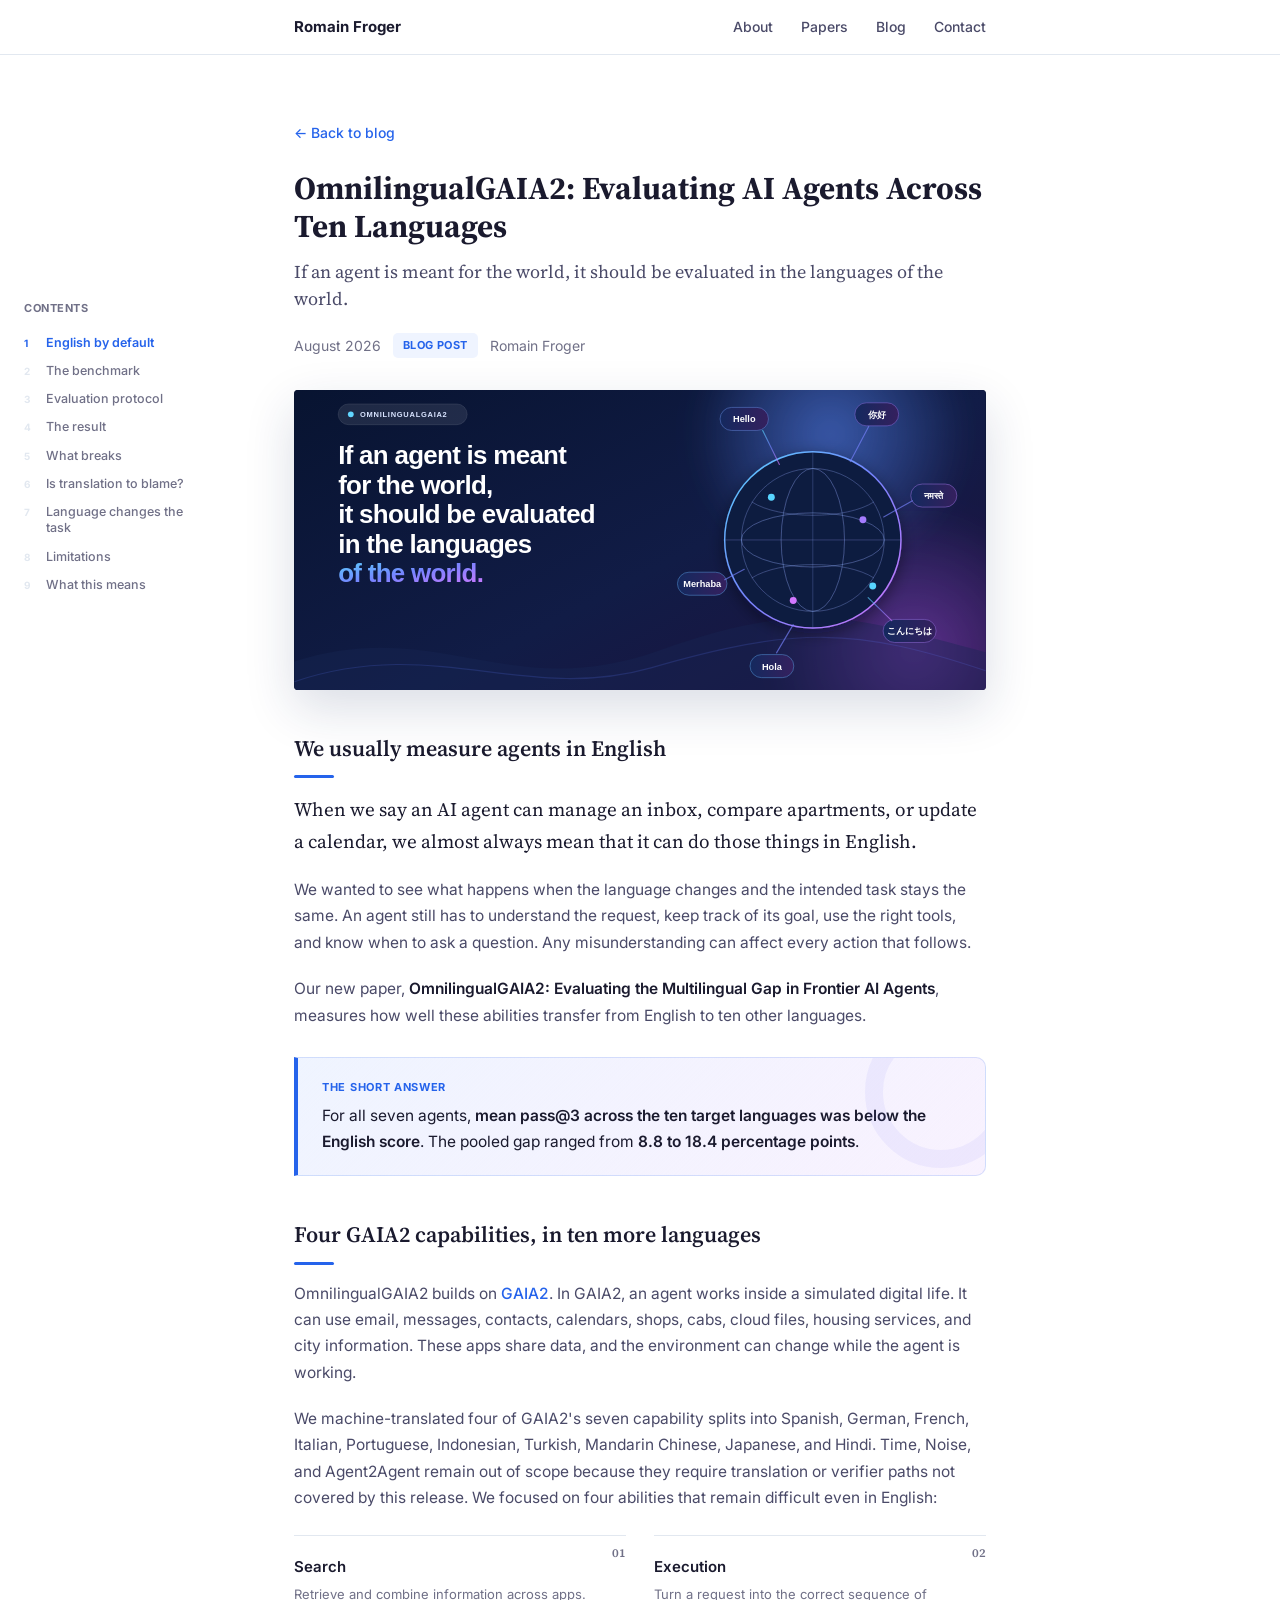
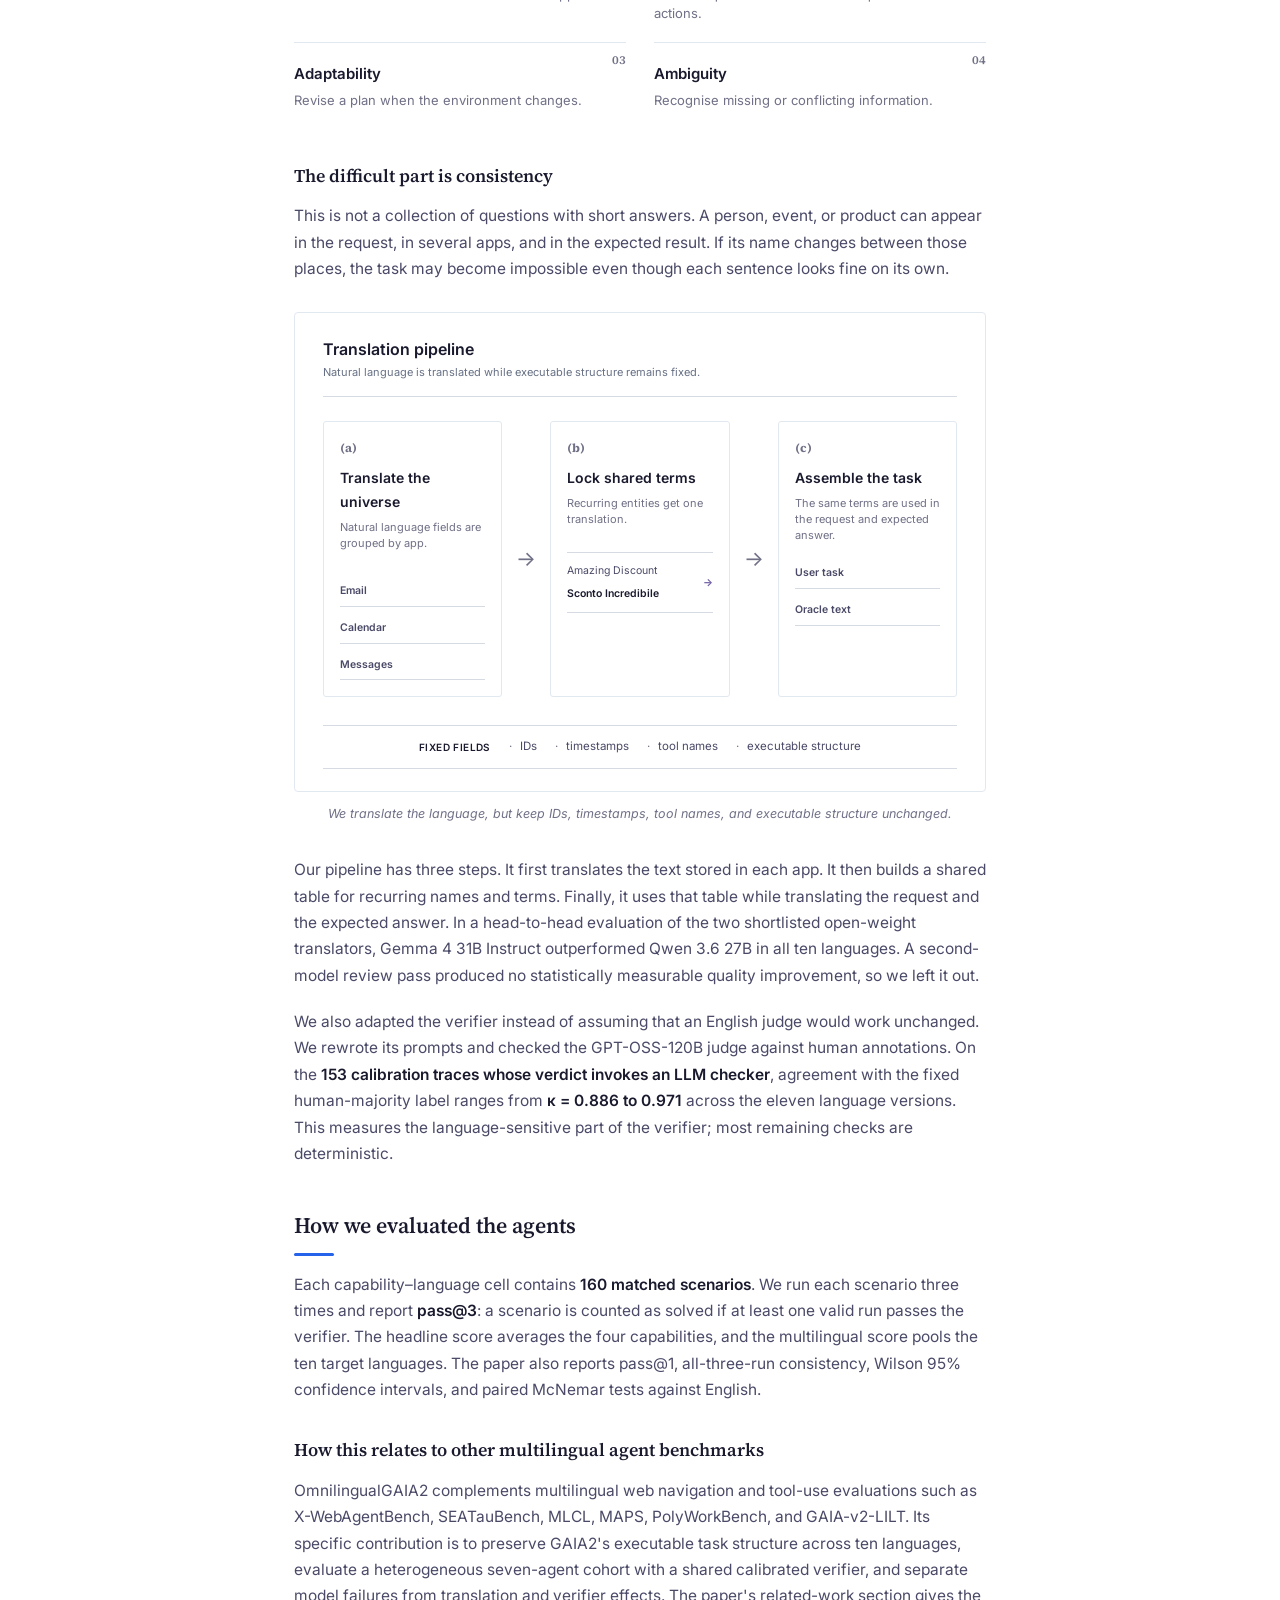
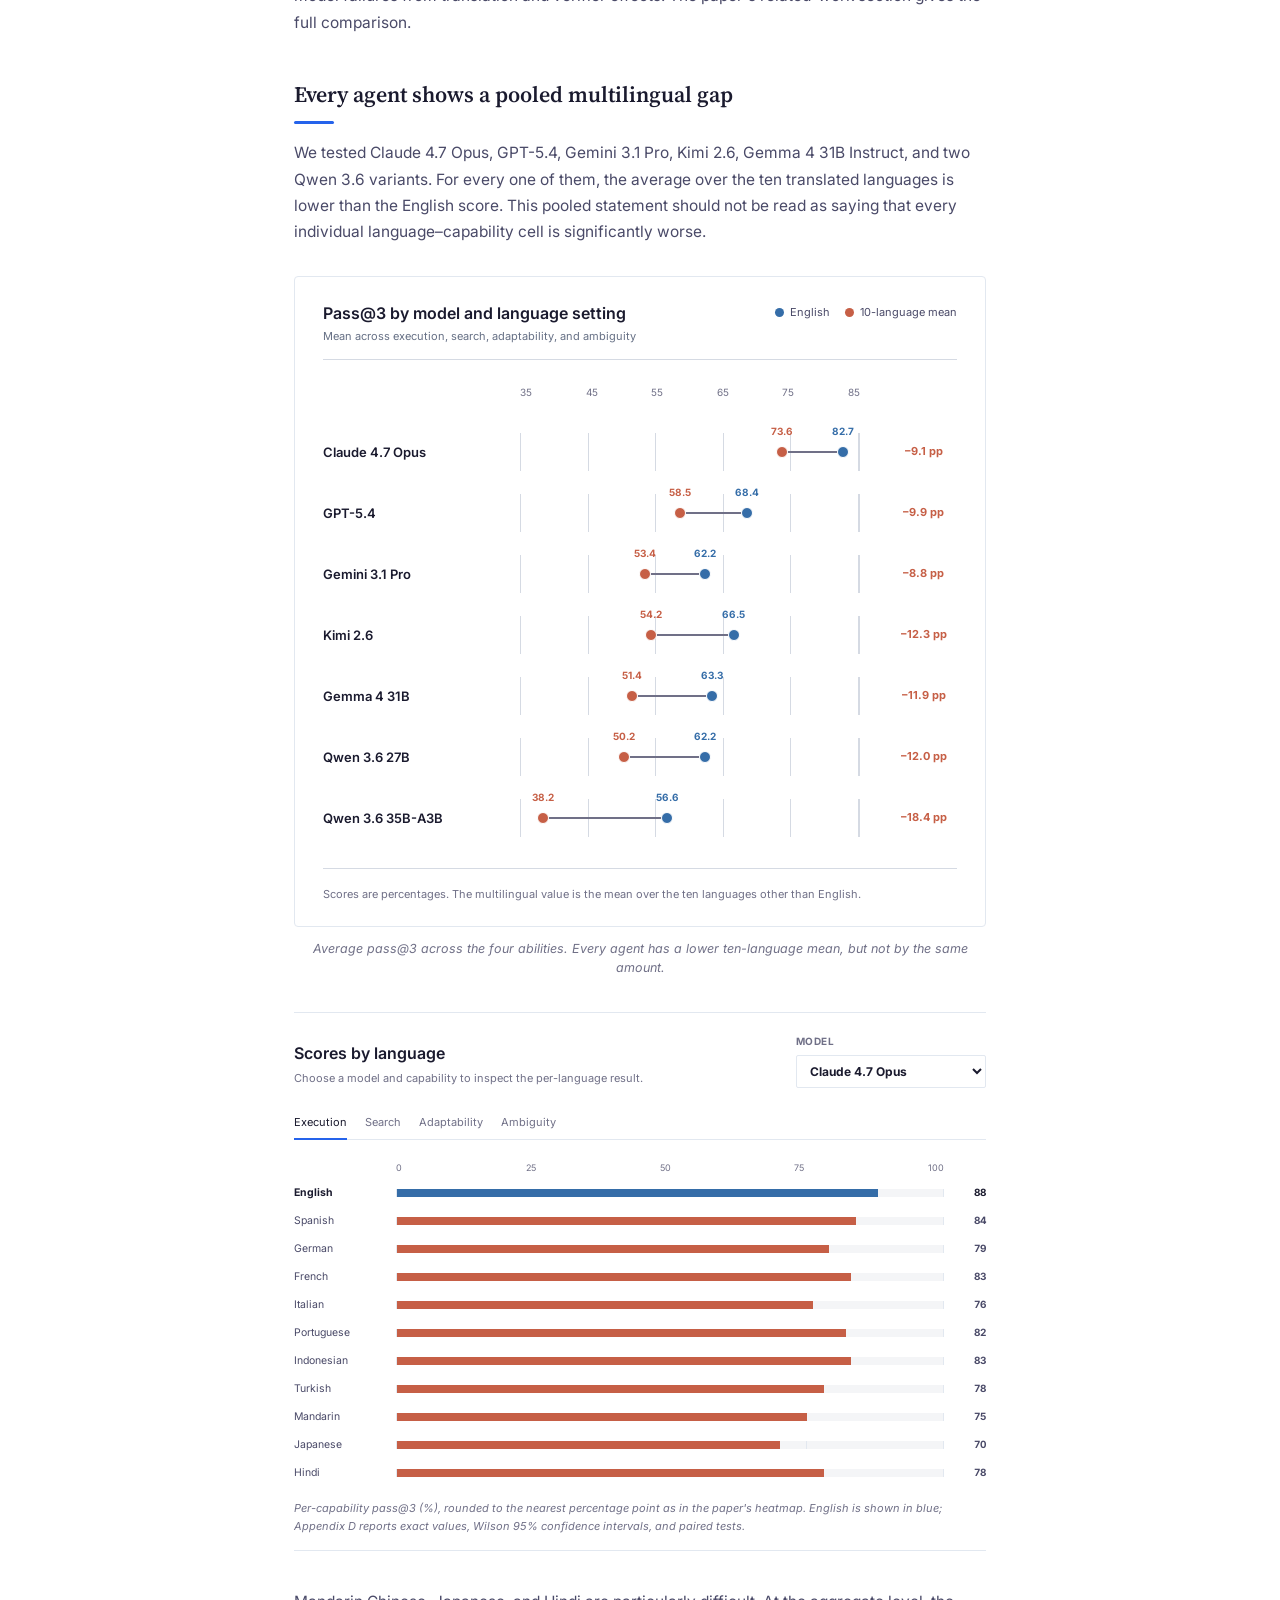
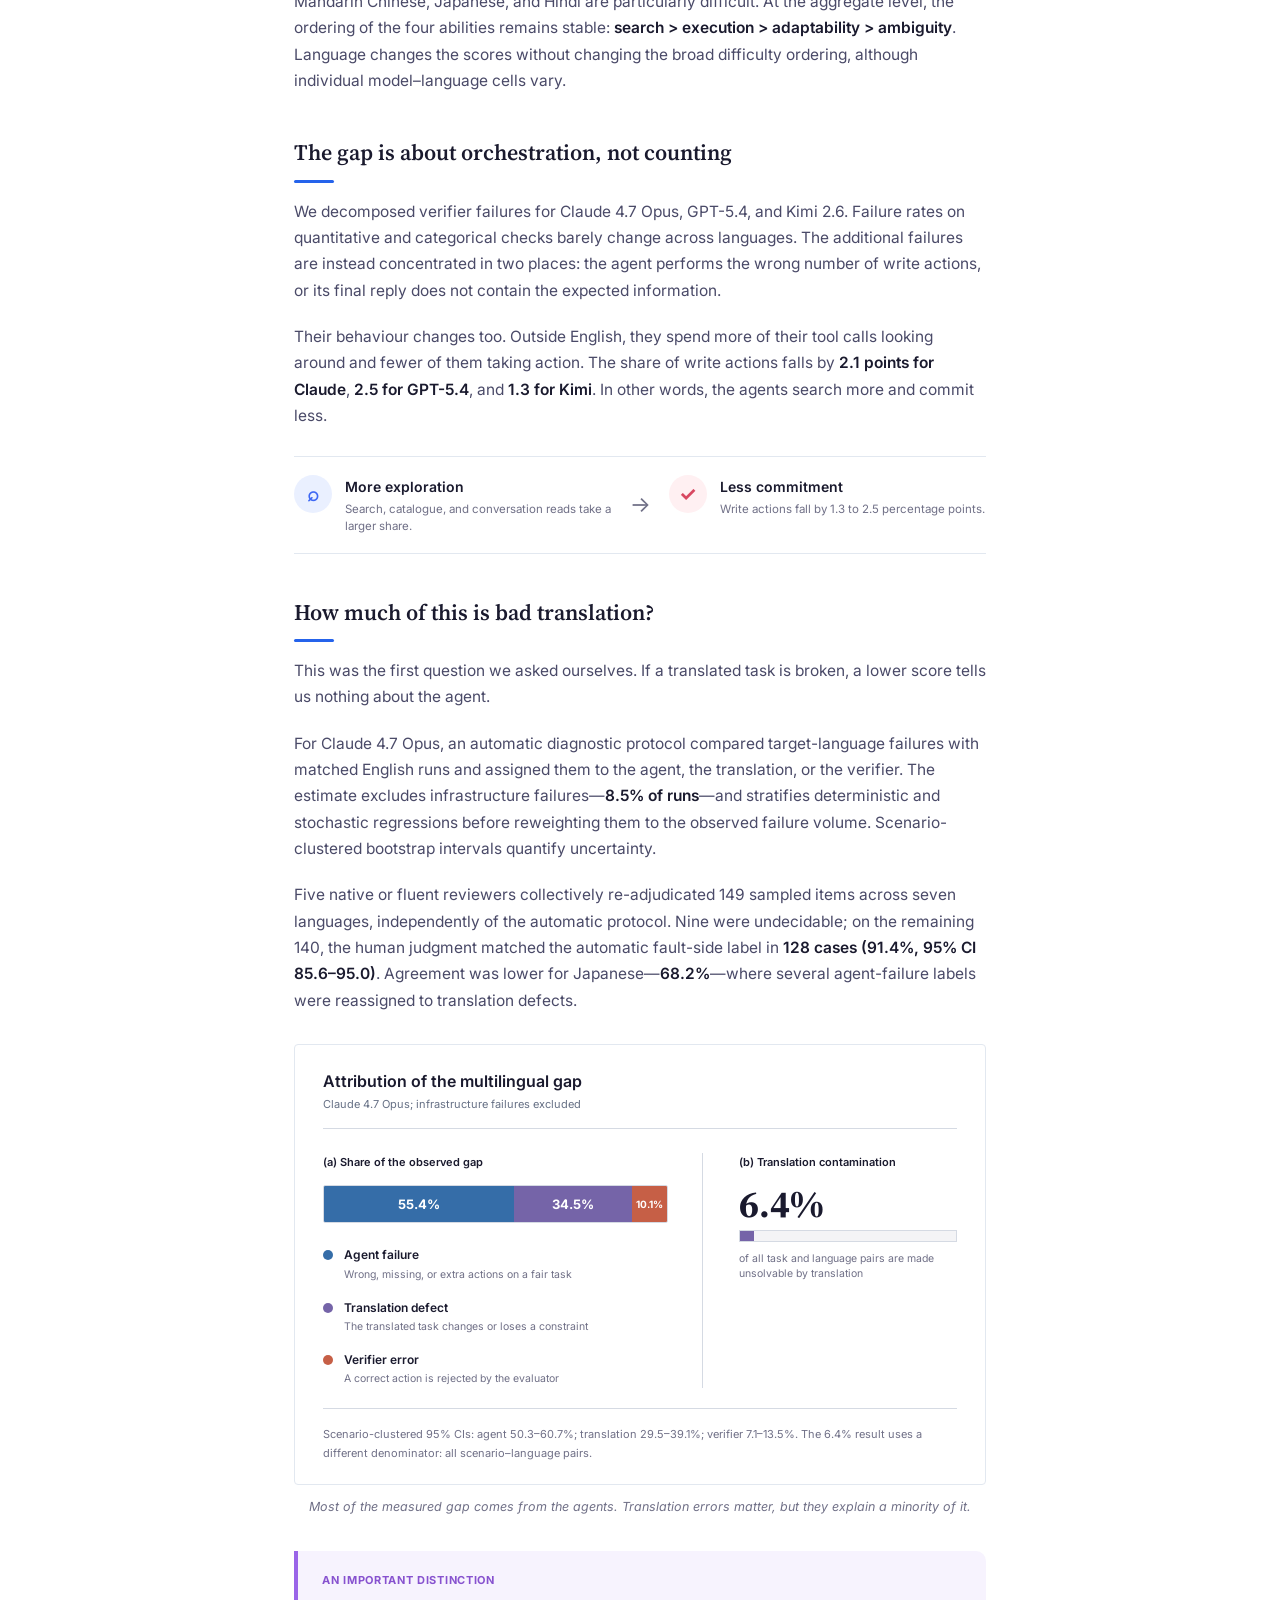
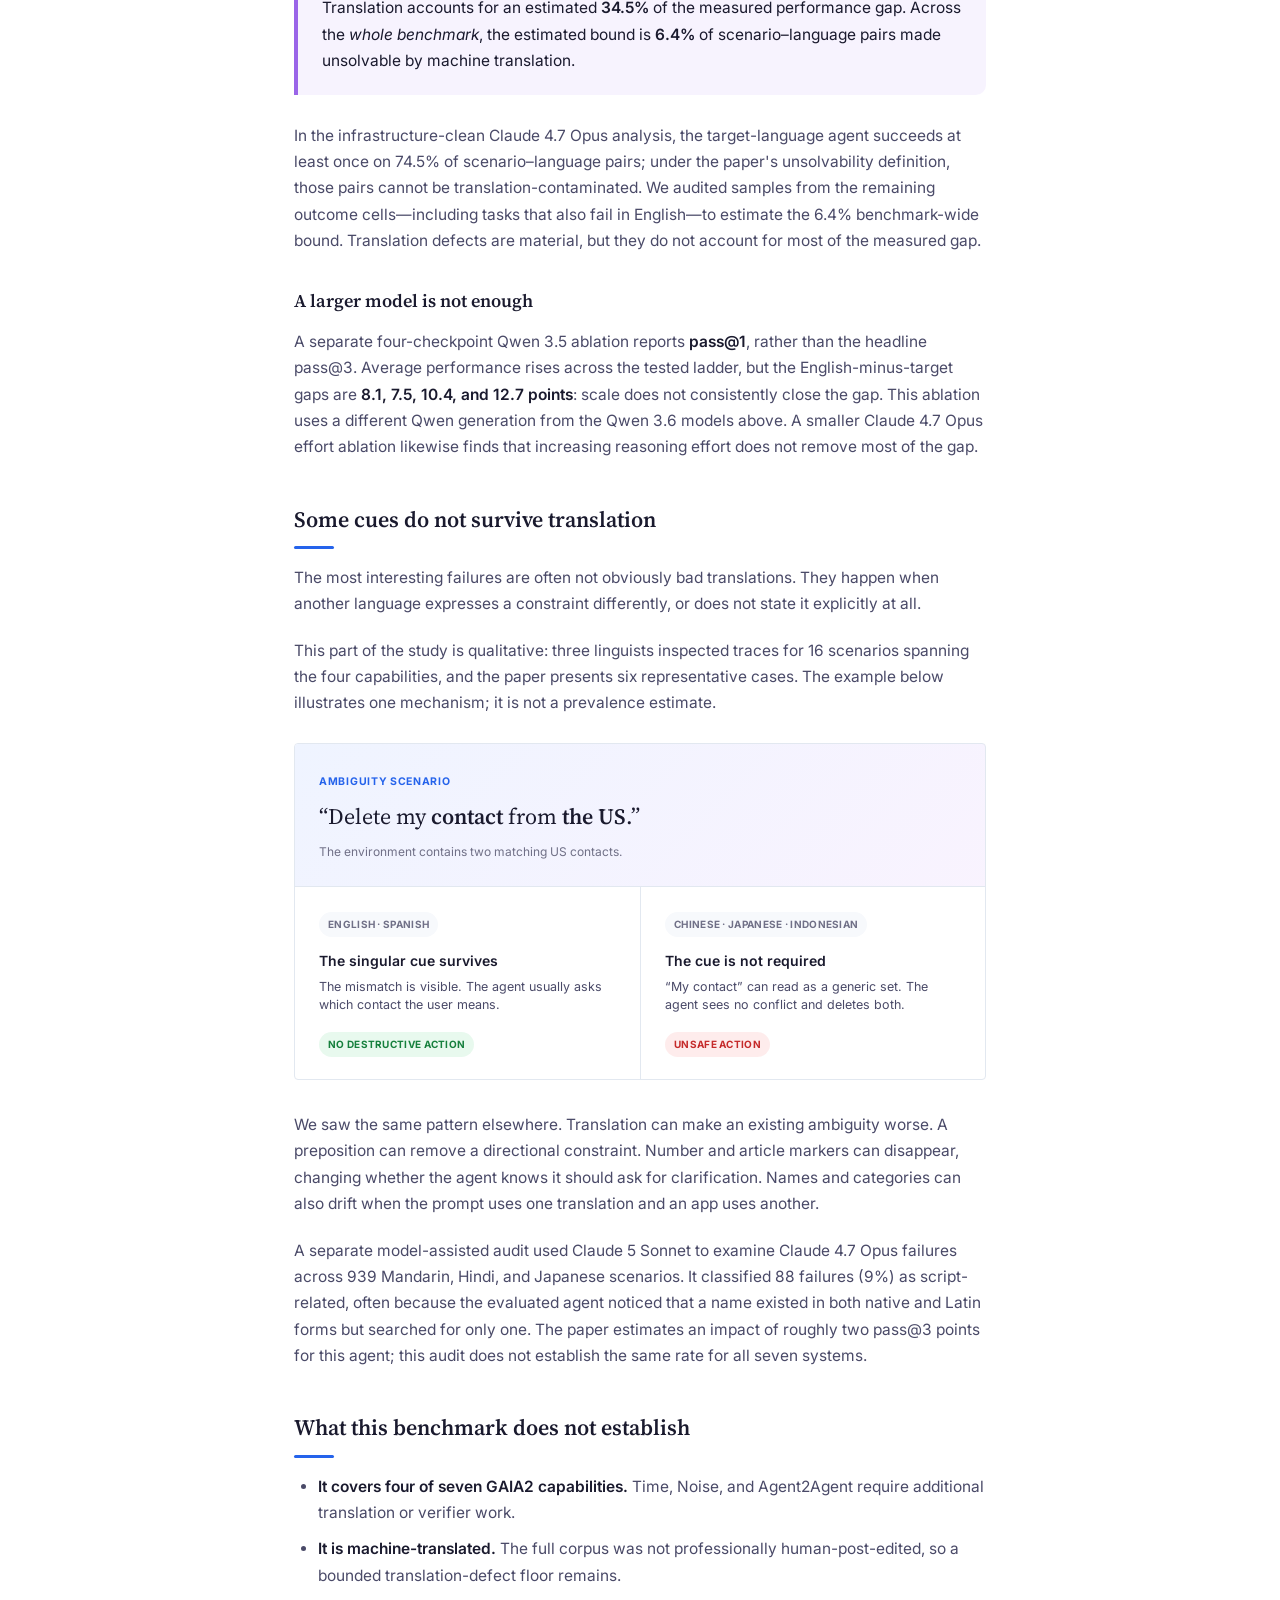
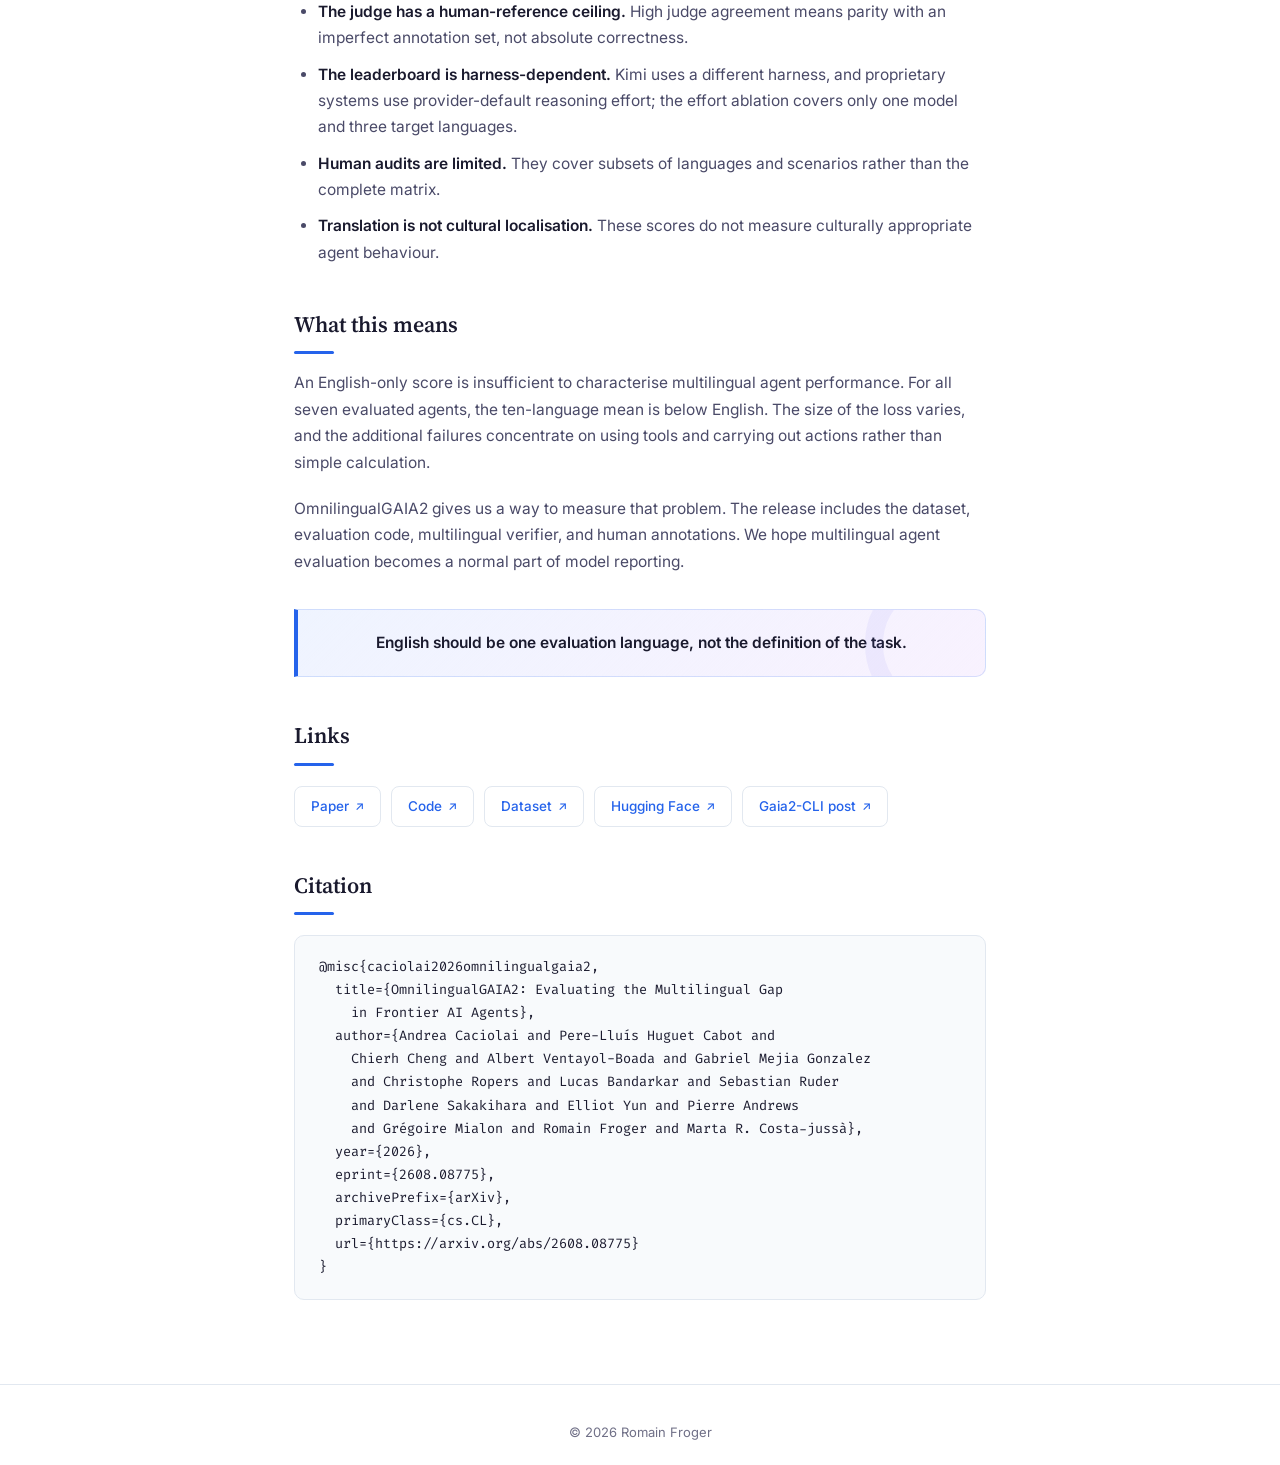
<file: blog/omnilingual-gaia2/index.html>
<!DOCTYPE html>
<html lang="en">
<head>
    <meta charset="UTF-8">
    <meta name="viewport" content="width=device-width, initial-scale=1.0">
    <title>OmnilingualGAIA2: Evaluating AI Agents Across Ten Languages | Romain Froger</title>
    <meta name="description" content="OmnilingualGAIA2 machine-translates four GAIA2 capabilities into ten languages and evaluates seven AI agents, revealing pass@3 gaps of 8.8 to 18.4 points.">
    <meta name="author" content="Romain Froger">
    <meta name="robots" content="index, follow, max-image-preview:large">
    <link rel="canonical" href="https://romainfrog.github.io/blog/omnilingual-gaia2/">
    <link rel="alternate" type="application/rss+xml" title="Romain Froger — Blog" href="https://romainfrog.github.io/feed.xml">
    <meta property="og:title" content="OmnilingualGAIA2: Evaluating AI Agents Across Ten Languages">
    <meta property="og:description" content="A machine-translated expansion of four GAIA2 capabilities, evaluating seven AI agents across ten languages beyond English.">
    <meta property="og:type" content="article">
    <meta property="og:site_name" content="Romain Froger">
    <meta property="og:locale" content="en_US">
    <meta property="og:url" content="https://romainfrog.github.io/blog/omnilingual-gaia2/">
    <meta property="og:image" content="https://romainfrog.github.io/blog/omnilingual-gaia2/social-card.png">
    <meta property="og:image:width" content="1200">
    <meta property="og:image:height" content="630">
    <meta property="og:image:alt" content="If an agent is meant for the world, it should be evaluated in the languages of the world">
    <meta property="article:published_time" content="2026-08-12T00:00:00+02:00">
    <meta property="article:modified_time" content="2026-09-07T00:00:00+02:00">
    <meta property="article:author" content="https://romainfrog.github.io/">
    <meta name="twitter:card" content="summary_large_image">
    <meta name="twitter:title" content="OmnilingualGAIA2: Evaluating AI Agents Across Ten Languages">
    <meta name="twitter:description" content="A machine-translated expansion of four GAIA2 capabilities, evaluating seven AI agents across ten languages beyond English.">
    <meta name="twitter:image" content="https://romainfrog.github.io/blog/omnilingual-gaia2/social-card.png">
    <meta name="twitter:image:alt" content="If an agent is meant for the world, it should be evaluated in the languages of the world">
    <link rel="icon" href="data:image/svg+xml,<svg xmlns='http://www.w3.org/2000/svg' viewBox='0 0 100 100'><text y='.9em' font-size='90'>🌍</text></svg>">
    <link rel="preconnect" href="https://fonts.googleapis.com">
    <link rel="preconnect" href="https://fonts.gstatic.com" crossorigin>
    <link href="https://fonts.googleapis.com/css2?family=Inter:wght@400;500;600;700&amp;family=Source+Serif+4:ital,wght@0,500;0,600;0,700;1,400&amp;family=Fira+Code:wght@400;500&amp;display=swap" rel="stylesheet">
    <link rel="stylesheet" href="../../styles.css">
    <script type="application/ld+json">
    {
      "@context": "https://schema.org",
      "@type": "BlogPosting",
      "headline": "OmnilingualGAIA2: Evaluating AI Agents Across Ten Languages",
      "description": "A machine-translated expansion of four GAIA2 capabilities, evaluating seven AI agents across ten languages beyond English.",
      "datePublished": "2026-08-12",
      "dateModified": "2026-09-07",
      "author": {"@type": "Person", "name": "Romain Froger", "url": "https://romainfrog.github.io/"},
      "image": "https://romainfrog.github.io/blog/omnilingual-gaia2/social-card.png",
      "mainEntityOfPage": "https://romainfrog.github.io/blog/omnilingual-gaia2/"
    }
    </script>
</head>
<body>
    <a class="skip-link" href="#main-content">Skip to main content</a>
    <nav class="site-nav" aria-label="Primary">
        <div class="container">
            <a href="../../" class="nav-name">Romain Froger</a>
            <div class="nav-links">
                <a href="../../#about">About</a>
                <a href="../../#publications">Papers</a>
                <a href="../../#blog">Blog</a>
                <a href="../../#contact">Contact</a>
            </div>
        </div>
    </nav>

    <main id="main-content" tabindex="-1">
        <header class="container article-header omni-header">
            <a href="../../#blog" class="back-link">&larr; Back to blog</a>
            <h1>OmnilingualGAIA2: Evaluating AI Agents Across Ten Languages</h1>
            <p class="article-deck">If an agent is meant for the world, it should be evaluated in the languages of the world.</p>
            <div class="article-meta">
                <time datetime="2026-08-12">August 2026</time>
                <span class="tag">Blog Post</span>
                <span>Romain Froger</span>
            </div>
        </header>

        <div class="container omni-banner-wrap">
            <img src="announcement-banner.svg" alt="" aria-hidden="true" class="article-banner" width="1200" height="630" fetchpriority="high">
        </div>

        <div class="container mobile-toc-wrap">
            <nav class="mobile-toc" aria-label="Article contents">
                <details>
                    <summary>On this page</summary>
                    <ol>
                        <li><a href="#introduction">English by default</a></li>
                        <li><a href="#benchmark">The benchmark</a></li>
                        <li><a href="#protocol">Evaluation protocol</a></li>
                        <li><a href="#results">The result</a></li>
                        <li><a href="#failures">What breaks</a></li>
                        <li><a href="#attribution">Is translation to blame?</a></li>
                        <li><a href="#language">Language changes the task</a></li>
                        <li><a href="#limitations">Limitations</a></li>
                        <li><a href="#conclusion">What this means</a></li>
                    </ol>
                </details>
            </nav>
        </div>

        <div class="article-layout">
        <nav class="toc" aria-label="Article contents">
            <span class="toc-title">Contents</span>
            <ol>
                <li><a href="#introduction">English by default</a></li>
                <li><a href="#benchmark">The benchmark</a></li>
                <li><a href="#protocol">Evaluation protocol</a></li>
                <li><a href="#results">The result</a></li>
                <li><a href="#failures">What breaks</a></li>
                <li><a href="#attribution">Is translation to blame?</a></li>
                <li><a href="#language">Language changes the task</a></li>
                <li><a href="#limitations">Limitations</a></li>
                <li><a href="#conclusion">What this means</a></li>
            </ol>
        </nav>

        <article class="article-main">
        <div class="article-content">
            <h2 id="introduction">We usually measure agents in English</h2>
            <p class="section-lead">
                When we say an AI agent can manage an inbox, compare apartments, or update a calendar, we almost always mean that it can do those things in English.
            </p>
            <p>
                We wanted to see what happens when the language changes and the intended task stays the same. An agent still has to understand the request, keep track of its goal, use the right tools, and know when to ask a question. Any misunderstanding can affect every action that follows.
            </p>
            <p>
                Our new paper, <a href="https://arxiv.org/abs/2608.08775" target="_blank" rel="noopener"><strong>OmnilingualGAIA2: Evaluating the Multilingual Gap in Frontier AI Agents</strong></a>, measures how well these abilities transfer from English to ten other languages.
            </p>

            <div class="callout omni-callout">
                <span class="callout-eyebrow">The short answer</span>
                <p>For all seven agents, <strong>mean pass@3 across the ten target languages was below the English score</strong>. The pooled gap ranged from <strong>8.8 to 18.4 percentage points</strong>.</p>
            </div>

            <h2 id="benchmark">Four GAIA2 capabilities, in ten more languages</h2>
            <p>
                OmnilingualGAIA2 builds on <a href="https://arxiv.org/abs/2602.11964" target="_blank" rel="noopener">GAIA2</a>. In GAIA2, an agent works inside a simulated digital life. It can use email, messages, contacts, calendars, shops, cabs, cloud files, housing services, and city information. These apps share data, and the environment can change while the agent is working.
            </p>
            <p>
                We machine-translated four of GAIA2's seven capability splits into Spanish, German, French, Italian, Portuguese, Indonesian, Turkish, Mandarin Chinese, Japanese, and Hindi. Time, Noise, and Agent2Agent remain out of scope because they require translation or verifier paths not covered by this release. We focused on four abilities that remain difficult even in English:
            </p>

            <div class="capability-cards">
                <div class="capability-card"><span>01</span><strong>Search</strong><p>Retrieve and combine information across apps.</p></div>
                <div class="capability-card"><span>02</span><strong>Execution</strong><p>Turn a request into the correct sequence of actions.</p></div>
                <div class="capability-card"><span>03</span><strong>Adaptability</strong><p>Revise a plan when the environment changes.</p></div>
                <div class="capability-card"><span>04</span><strong>Ambiguity</strong><p>Recognise missing or conflicting information.</p></div>
            </div>

            <h3>The difficult part is consistency</h3>
            <p>
                This is not a collection of questions with short answers. A person, event, or product can appear in the request, in several apps, and in the expected result. If its name changes between those places, the task may become impossible even though each sentence looks fine on its own.
            </p>

            <figure class="figure-wide adaptive-figure">
                <div class="pipeline-visual" role="img" aria-label="Three step translation pipeline: translate app data, build a shared terminology table, then translate prompts and oracle text while keeping executable identifiers unchanged">
                    <div class="viz-heading">
                        <strong>Translation pipeline</strong>
                        <span>Natural language is translated while executable structure remains fixed.</span>
                    </div>
                    <div class="pipeline-steps">
                        <div class="pipeline-step">
                            <span class="step-number">(a)</span>
                            <strong>Translate the universe</strong>
                            <small>Natural language fields are grouped by app.</small>
                            <div class="app-fields"><span>Email</span><span>Calendar</span><span>Messages</span></div>
                        </div>
                        <span class="pipeline-arrow" aria-hidden="true">→</span>
                        <div class="pipeline-step">
                            <span class="step-number violet">(b)</span>
                            <strong>Lock shared terms</strong>
                            <small>Recurring entities get one translation.</small>
                            <div class="term-pair"><span>Amazing Discount</span><b>→</b><span>Sconto Incredibile</span></div>
                        </div>
                        <span class="pipeline-arrow" aria-hidden="true">→</span>
                        <div class="pipeline-step">
                            <span class="step-number cyan">(c)</span>
                            <strong>Assemble the task</strong>
                            <small>The same terms are used in the request and expected answer.</small>
                            <div class="translated-fields"><span>User task</span><span>Oracle text</span></div>
                        </div>
                    </div>
                    <div class="frozen-strip"><strong>Fixed fields</strong><span>IDs</span><span>timestamps</span><span>tool names</span><span>executable structure</span></div>
                </div>
                <figcaption>We translate the language, but keep IDs, timestamps, tool names, and executable structure unchanged.</figcaption>
            </figure>

            <p>
                Our pipeline has three steps. It first translates the text stored in each app. It then builds a shared table for recurring names and terms. Finally, it uses that table while translating the request and the expected answer. In a head-to-head evaluation of the two shortlisted open-weight translators, Gemma 4 31B Instruct outperformed Qwen 3.6 27B in all ten languages. A second-model review pass produced no statistically measurable quality improvement, so we left it out.
            </p>
            <p>
                We also adapted the verifier instead of assuming that an English judge would work unchanged. We rewrote its prompts and checked the GPT-OSS-120B judge against human annotations. On the <strong>153 calibration traces whose verdict invokes an LLM checker</strong>, agreement with the fixed human-majority label ranges from <strong>κ = 0.886 to 0.971</strong> across the eleven language versions. This measures the language-sensitive part of the verifier; most remaining checks are deterministic.
            </p>

            <h2 id="protocol">How we evaluated the agents</h2>
            <p>
                Each capability–language cell contains <strong>160 matched scenarios</strong>. We run each scenario three times and report <strong>pass@3</strong>: a scenario is counted as solved if at least one valid run passes the verifier. The headline score averages the four capabilities, and the multilingual score pools the ten target languages. The paper also reports pass@1, all-three-run consistency, Wilson 95% confidence intervals, and paired McNemar tests against English.
            </p>
            <h3>How this relates to other multilingual agent benchmarks</h3>
            <p>
                OmnilingualGAIA2 complements multilingual web navigation and tool-use evaluations such as X-WebAgentBench, SEATauBench, MLCL, MAPS, PolyWorkBench, and GAIA-v2-LILT. Its specific contribution is to preserve GAIA2's executable task structure across ten languages, evaluate a heterogeneous seven-agent cohort with a shared calibrated verifier, and separate model failures from translation and verifier effects. The paper's related-work section gives the full comparison.
            </p>

            <h2 id="results">Every agent shows a pooled multilingual gap</h2>
            <p>
                We tested Claude 4.7 Opus, GPT-5.4, Gemini 3.1 Pro, Kimi 2.6, Gemma 4 31B Instruct, and two Qwen 3.6 variants. For every one of them, the average over the ten translated languages is lower than the English score. This pooled statement should not be read as saying that every individual language–capability cell is significantly worse.
            </p>

            <figure class="figure-wide adaptive-figure">
                <div class="gap-visual" role="img" aria-label="English versus ten-language mean pass at 3. Claude: 82.7 versus 73.6. GPT-5.4: 68.4 versus 58.5. Gemini: 62.2 versus 53.4. Kimi: 66.5 versus 54.2. Gemma: 63.3 versus 51.4. Qwen 27B: 62.2 versus 50.2. Qwen 35B-A3B: 56.6 versus 38.2.">
                    <div class="viz-heading split-heading">
                        <div><strong>Pass@3 by model and language setting</strong><span>Mean across execution, search, adaptability, and ambiguity</span></div>
                        <div class="viz-legend"><span><i class="legend-dot english"></i>English</span><span><i class="legend-dot target"></i>10-language mean</span></div>
                    </div>
                    <div class="gap-axis" aria-hidden="true"><span></span><div><span>35</span><span>45</span><span>55</span><span>65</span><span>75</span><span>85</span></div><span></span></div>
                    <div class="gap-row" style="--target:77.2%; --english:95.4%"><strong>Claude 4.7 Opus</strong><div class="gap-track"><i class="gap-line"></i><i class="gap-point target" data-value="73.6"></i><i class="gap-point english" data-value="82.7"></i></div><b>−9.1 pp</b></div>
                    <div class="gap-row" style="--target:47%; --english:66.8%"><strong>GPT-5.4</strong><div class="gap-track"><i class="gap-line"></i><i class="gap-point target" data-value="58.5"></i><i class="gap-point english" data-value="68.4"></i></div><b>−9.9 pp</b></div>
                    <div class="gap-row" style="--target:36.8%; --english:54.4%"><strong>Gemini 3.1 Pro</strong><div class="gap-track"><i class="gap-line"></i><i class="gap-point target" data-value="53.4"></i><i class="gap-point english" data-value="62.2"></i></div><b>−8.8 pp</b></div>
                    <div class="gap-row" style="--target:38.4%; --english:63%"><strong>Kimi 2.6</strong><div class="gap-track"><i class="gap-line"></i><i class="gap-point target" data-value="54.2"></i><i class="gap-point english" data-value="66.5"></i></div><b>−12.3 pp</b></div>
                    <div class="gap-row" style="--target:32.8%; --english:56.6%"><strong>Gemma 4 31B</strong><div class="gap-track"><i class="gap-line"></i><i class="gap-point target" data-value="51.4"></i><i class="gap-point english" data-value="63.3"></i></div><b>−11.9 pp</b></div>
                    <div class="gap-row" style="--target:30.4%; --english:54.4%"><strong>Qwen 3.6 27B</strong><div class="gap-track"><i class="gap-line"></i><i class="gap-point target" data-value="50.2"></i><i class="gap-point english" data-value="62.2"></i></div><b>−12.0 pp</b></div>
                    <div class="gap-row" style="--target:6.4%; --english:43.2%"><strong>Qwen 3.6 35B-A3B</strong><div class="gap-track"><i class="gap-line"></i><i class="gap-point target" data-value="38.2"></i><i class="gap-point english" data-value="56.6"></i></div><b>−18.4 pp</b></div>
                    <p class="viz-note">Scores are percentages. The multilingual value is the mean over the ten languages other than English.</p>
                </div>
                <figcaption>Average pass@3 across the four abilities. Every agent has a lower ten-language mean, but not by the same amount.</figcaption>
            </figure>

            <figure class="language-explorer" aria-labelledby="language-explorer-title">
                <div class="explorer-heading">
                    <div>
                        <strong id="language-explorer-title">Scores by language</strong>
                        <span>Choose a model and capability to inspect the per-language result.</span>
                    </div>
                    <label>Model
                        <select id="model-select">
                            <option>Claude 4.7 Opus</option>
                            <option>GPT-5.4</option>
                            <option>Gemini 3.1 Pro</option>
                            <option>Kimi 2.6</option>
                            <option>Gemma 4 31B</option>
                            <option>Qwen 3.6 27B</option>
                            <option>Qwen 3.6 35B-A3B</option>
                        </select>
                    </label>
                </div>
                <div class="capability-tabs" role="group" aria-label="Capability">
                    <button type="button" data-capability="Execution" aria-pressed="true">Execution</button>
                    <button type="button" data-capability="Search" aria-pressed="false">Search</button>
                    <button type="button" data-capability="Adaptability" aria-pressed="false">Adaptability</button>
                    <button type="button" data-capability="Ambiguity" aria-pressed="false">Ambiguity</button>
                </div>
                <div class="language-axis" aria-hidden="true"><span>0</span><span>25</span><span>50</span><span>75</span><span>100</span></div>
                <div id="language-bars" class="language-bars" role="list" aria-live="polite"></div>
                <figcaption>Per-capability pass@3 (%), rounded to the nearest percentage point as in the paper's heatmap. English is shown in blue; Appendix D reports exact values, Wilson 95% confidence intervals, and paired tests.</figcaption>
            </figure>

            <p>
                Mandarin Chinese, Japanese, and Hindi are particularly difficult. At the aggregate level, the ordering of the four abilities remains stable: <strong>search &gt; execution &gt; adaptability &gt; ambiguity</strong>. Language changes the scores without changing the broad difficulty ordering, although individual model–language cells vary.
            </p>

            <h2 id="failures">The gap is about orchestration, not counting</h2>
            <p>
                We decomposed verifier failures for Claude 4.7 Opus, GPT-5.4, and Kimi 2.6. Failure rates on quantitative and categorical checks barely change across languages. The additional failures are instead concentrated in two places: the agent performs the wrong number of write actions, or its final reply does not contain the expected information.
            </p>
            <p>
                Their behaviour changes too. Outside English, they spend more of their tool calls looking around and fewer of them taking action. The share of write actions falls by <strong>2.1 points for Claude</strong>, <strong>2.5 for GPT-5.4</strong>, and <strong>1.3 for Kimi</strong>. In other words, the agents search more and commit less.
            </p>

            <div class="behaviour-strip" aria-label="Agent behavior shift outside English">
                <div class="behaviour-side explore">
                    <span class="behaviour-icon" aria-hidden="true">⌕</span>
                    <div><strong>More exploration</strong><small>Search, catalogue, and conversation reads take a larger share.</small></div>
                </div>
                <span class="behaviour-arrow" aria-hidden="true">→</span>
                <div class="behaviour-side commit">
                    <span class="behaviour-icon" aria-hidden="true">✓</span>
                    <div><strong>Less commitment</strong><small>Write actions fall by 1.3 to 2.5 percentage points.</small></div>
                </div>
            </div>

            <h2 id="attribution">How much of this is bad translation?</h2>
            <p>
                This was the first question we asked ourselves. If a translated task is broken, a lower score tells us nothing about the agent.
            </p>
            <p>
                For Claude 4.7 Opus, an automatic diagnostic protocol compared target-language failures with matched English runs and assigned them to the agent, the translation, or the verifier. The estimate excludes infrastructure failures—<strong>8.5% of runs</strong>—and stratifies deterministic and stochastic regressions before reweighting them to the observed failure volume. Scenario-clustered bootstrap intervals quantify uncertainty.
            </p>
            <p>
                Five native or fluent reviewers collectively re-adjudicated 149 sampled items across seven languages, independently of the automatic protocol. Nine were undecidable; on the remaining 140, the human judgment matched the automatic fault-side label in <strong>128 cases (91.4%, 95% CI 85.6–95.0)</strong>. Agreement was lower for Japanese—<strong>68.2%</strong>—where several agent-failure labels were reassigned to translation defects.
            </p>

            <figure class="figure-wide adaptive-figure">
                <div class="attribution-visual" role="img" aria-label="Gap attribution: 55.4 percent agent failure, 34.5 percent translation defect, 10.1 percent verifier error. Translation makes 6.4 percent of all task and language pairs unsolvable.">
                    <div class="viz-heading"><strong>Attribution of the multilingual gap</strong><span>Claude 4.7 Opus; infrastructure failures excluded</span></div>
                    <div class="attribution-layout">
                        <div class="attribution-breakdown">
                            <strong class="panel-title">(a) Share of the observed gap</strong>
                            <div class="attribution-bar"><span class="agent" style="--share:55.4%">55.4%</span><span class="translation" style="--share:34.5%">34.5%</span><span class="verifier" style="--share:10.1%">10.1%</span></div>
                            <div class="attribution-key">
                                <div><i class="agent"></i><p><strong>Agent failure</strong><span>Wrong, missing, or extra actions on a fair task</span></p></div>
                                <div><i class="translation"></i><p><strong>Translation defect</strong><span>The translated task changes or loses a constraint</span></p></div>
                                <div><i class="verifier"></i><p><strong>Verifier error</strong><span>A correct action is rejected by the evaluator</span></p></div>
                            </div>
                        </div>
                        <div class="contamination-stat">
                            <strong class="panel-title">(b) Translation contamination</strong>
                            <div class="contamination-value">6.4%</div>
                            <div class="contamination-track"><i></i></div>
                            <small>of all task and language pairs are made unsolvable by translation</small>
                        </div>
                    </div>
                    <p class="viz-note">Scenario-clustered 95% CIs: agent 50.3–60.7%; translation 29.5–39.1%; verifier 7.1–13.5%. The 6.4% result uses a different denominator: all scenario–language pairs.</p>
                </div>
                <figcaption>Most of the measured gap comes from the agents. Translation errors matter, but they explain a minority of it.</figcaption>
            </figure>

            <div class="callout caution-callout">
                <span class="callout-eyebrow">An important distinction</span>
                <p>Translation accounts for an estimated <strong>34.5%</strong> of the measured performance gap. Across the <em>whole benchmark</em>, the estimated bound is <strong>6.4%</strong> of scenario–language pairs made unsolvable by machine translation.</p>
            </div>

            <p>
                In the infrastructure-clean Claude 4.7 Opus analysis, the target-language agent succeeds at least once on 74.5% of scenario–language pairs; under the paper's unsolvability definition, those pairs cannot be translation-contaminated. We audited samples from the remaining outcome cells—including tasks that also fail in English—to estimate the 6.4% benchmark-wide bound. Translation defects are material, but they do not account for most of the measured gap.
            </p>

            <h3>A larger model is not enough</h3>
            <p>
                A separate four-checkpoint Qwen 3.5 ablation reports <strong>pass@1</strong>, rather than the headline pass@3. Average performance rises across the tested ladder, but the English-minus-target gaps are <strong>8.1, 7.5, 10.4, and 12.7 points</strong>: scale does not consistently close the gap. This ablation uses a different Qwen generation from the Qwen 3.6 models above. A smaller Claude 4.7 Opus effort ablation likewise finds that increasing reasoning effort does not remove most of the gap.
            </p>

            <h2 id="language">Some cues do not survive translation</h2>
            <p>
                The most interesting failures are often not obviously bad translations. They happen when another language expresses a constraint differently, or does not state it explicitly at all.
            </p>
            <p>
                This part of the study is qualitative: three linguists inspected traces for 16 scenarios spanning the four capabilities, and the paper presents six representative cases. The example below illustrates one mechanism; it is not a prevalence estimate.
            </p>

            <div class="linguistic-case">
                <div class="case-prompt">
                    <span>Ambiguity scenario</span>
                    <blockquote>“Delete my <strong>contact</strong> from <strong>the US</strong>.”</blockquote>
                    <small>The environment contains two matching US contacts.</small>
                </div>
                <div class="case-paths">
                    <div class="case-path safe">
                        <span class="language-chip">English · Spanish</span>
                        <strong>The singular cue survives</strong>
                        <p>The mismatch is visible. The agent usually asks which contact the user means.</p>
                        <span class="case-outcome">No destructive action</span>
                    </div>
                    <div class="case-path risky">
                        <span class="language-chip">Chinese · Japanese · Indonesian</span>
                        <strong>The cue is not required</strong>
                        <p>“My contact” can read as a generic set. The agent sees no conflict and deletes both.</p>
                        <span class="case-outcome">Unsafe action</span>
                    </div>
                </div>
            </div>

            <p>
                We saw the same pattern elsewhere. Translation can make an existing ambiguity worse. A preposition can remove a directional constraint. Number and article markers can disappear, changing whether the agent knows it should ask for clarification. Names and categories can also drift when the prompt uses one translation and an app uses another.
            </p>
            <p>
                A separate model-assisted audit used Claude 5 Sonnet to examine Claude 4.7 Opus failures across 939 Mandarin, Hindi, and Japanese scenarios. It classified 88 failures (9%) as script-related, often because the evaluated agent noticed that a name existed in both native and Latin forms but searched for only one. The paper estimates an impact of roughly two pass@3 points for this agent; this audit does not establish the same rate for all seven systems.
            </p>

            <h2 id="limitations">What this benchmark does not establish</h2>
            <ul class="limitations-list">
                <li><strong>It covers four of seven GAIA2 capabilities.</strong> Time, Noise, and Agent2Agent require additional translation or verifier work.</li>
                <li><strong>It is machine-translated.</strong> The full corpus was not professionally human-post-edited, so a bounded translation-defect floor remains.</li>
                <li><strong>The judge has a human-reference ceiling.</strong> High judge agreement means parity with an imperfect annotation set, not absolute correctness.</li>
                <li><strong>The leaderboard is harness-dependent.</strong> Kimi uses a different harness, and proprietary systems use provider-default reasoning effort; the effort ablation covers only one model and three target languages.</li>
                <li><strong>Human audits are limited.</strong> They cover subsets of languages and scenarios rather than the complete matrix.</li>
                <li><strong>Translation is not cultural localisation.</strong> These scores do not measure culturally appropriate agent behaviour.</li>
            </ul>

            <h2 id="conclusion">What this means</h2>
            <p>
                An English-only score is insufficient to characterise multilingual agent performance. For all seven evaluated agents, the ten-language mean is below English. The size of the loss varies, and the additional failures concentrate on using tools and carrying out actions rather than simple calculation.
            </p>
            <p>
                OmnilingualGAIA2 gives us a way to measure that problem. The release includes the dataset, evaluation code, multilingual verifier, and human annotations. We hope multilingual agent evaluation becomes a normal part of model reporting.
            </p>

            <div class="callout omni-callout final-callout">
                <p><strong>English should be one evaluation language, not the definition of the task.</strong></p>
            </div>

            <h2>Links</h2>
            <div class="links-grid">
                <a href="https://arxiv.org/abs/2608.08775" target="_blank" rel="noopener">Paper</a>
                <a href="https://github.com/facebookresearch/meta-agents-research-environments" target="_blank" rel="noopener">Code</a>
                <a href="https://huggingface.co/datasets/facebook/omnilingual-gaia2" target="_blank" rel="noopener">Dataset</a>
                <a href="https://huggingface.co/papers/2608.08775" target="_blank" rel="noopener">Hugging Face</a>
                <a href="../gaia2-cli/">Gaia2-CLI post</a>
            </div>

            <h2>Citation</h2>
            <div class="citation-block">
<pre><code>@misc{caciolai2026omnilingualgaia2,
  title={OmnilingualGAIA2: Evaluating the Multilingual Gap
    in Frontier AI Agents},
  author={Andrea Caciolai and Pere-Lluís Huguet Cabot and
    Chierh Cheng and Albert Ventayol-Boada and Gabriel Mejia Gonzalez
    and Christophe Ropers and Lucas Bandarkar and Sebastian Ruder
    and Darlene Sakakihara and Elliot Yun and Pierre Andrews
    and Grégoire Mialon and Romain Froger and Marta R. Costa-jussà},
  year={2026},
  eprint={2608.08775},
  archivePrefix={arXiv},
  primaryClass={cs.CL},
  url={https://arxiv.org/abs/2608.08775}
}</code></pre>
            </div>
        </div>
        </article>
        </div>
    </main>

    <footer>
        <div class="container">&copy; 2026 Romain Froger</div>
    </footer>
    <script>
    (function() {
        const tocLinks = document.querySelectorAll('.toc a');
        const sections = Array.from(tocLinks).map(a => document.querySelector(a.getAttribute('href')));
        function onScroll() {
            let current = 0;
            for (let i = 0; i < sections.length; i++) {
                if (sections[i] && sections[i].getBoundingClientRect().top <= 100) current = i;
            }
            tocLinks.forEach((a, i) => {
                const active = i === current;
                a.classList.toggle('active', active);
                if (active) a.setAttribute('aria-current', 'location');
                else a.removeAttribute('aria-current');
            });
        }
        window.addEventListener('scroll', onScroll, { passive: true });
        onScroll();
    })();
    </script>
    <script>
    (function() {
        const data = {
            "Claude 4.7 Opus": {
                Execution: [88, 84, 79, 83, 76, 82, 83, 78, 75, 70, 78],
                Search: [96, 89, 78, 81, 81, 85, 86, 83, 82, 84, 82],
                Adaptability: [76, 76, 70, 72, 74, 74, 74, 72, 73, 72, 72],
                Ambiguity: [72, 69, 59, 61, 55, 61, 62, 67, 57, 52, 60]
            },
            "GPT-5.4": {
                Execution: [81, 69, 69, 65, 70, 74, 71, 74, 57, 58, 64],
                Search: [92, 87, 85, 88, 87, 84, 84, 78, 80, 77, 81],
                Adaptability: [59, 51, 54, 52, 57, 51, 54, 52, 49, 43, 49],
                Ambiguity: [42, 34, 36, 34, 29, 33, 33, 35, 31, 27, 31]
            },
            "Gemini 3.1 Pro": {
                Execution: [66, 56, 59, 56, 54, 60, 59, 54, 61, 53, 49],
                Search: [87, 81, 80, 78, 79, 78, 81, 76, 78, 75, 79],
                Adaptability: [51, 46, 51, 51, 51, 53, 49, 46, 51, 43, 48],
                Ambiguity: [44, 35, 38, 31, 32, 32, 29, 29, 25, 28, 25]
            },
            "Kimi 2.6": {
                Execution: [74, 57, 56, 56, 58, 59, 51, 62, 53, 54, 58],
                Search: [94, 91, 82, 86, 88, 88, 90, 78, 83, 79, 82],
                Adaptability: [55, 48, 48, 47, 49, 42, 41, 46, 40, 43, 40],
                Ambiguity: [42, 38, 29, 35, 31, 29, 30, 32, 34, 31, 28]
            },
            "Gemma 4 31B": {
                Execution: [68, 57, 59, 59, 60, 62, 61, 57, 48, 41, 41],
                Search: [86, 78, 76, 75, 75, 71, 75, 64, 57, 52, 42],
                Adaptability: [63, 57, 57, 56, 58, 51, 59, 51, 48, 47, 48],
                Ambiguity: [37, 28, 32, 31, 28, 28, 31, 30, 24, 20, 20]
            },
            "Qwen 3.6 27B": {
                Execution: [78, 59, 59, 58, 60, 58, 62, 51, 48, 32, 32],
                Search: [79, 75, 67, 71, 74, 68, 70, 60, 48, 38, 36],
                Adaptability: [61, 61, 54, 59, 56, 51, 52, 53, 52, 38, 39],
                Ambiguity: [31, 26, 23, 22, 29, 28, 22, 26, 25, 15, 14]
            },
            "Qwen 3.6 35B-A3B": {
                Execution: [69, 46, 48, 44, 48, 47, 42, 39, 41, 26, 18],
                Search: [84, 68, 62, 67, 62, 68, 64, 52, 47, 40, 33],
                Adaptability: [48, 38, 36, 35, 33, 32, 41, 29, 32, 21, 14],
                Ambiguity: [23, 14, 12, 14, 14, 16, 13, 14, 13, 12, 8]
            }
        };
        const languages = ["English", "Spanish", "German", "French", "Italian", "Portuguese", "Indonesian", "Turkish", "Mandarin", "Japanese", "Hindi"];
        const modelSelect = document.getElementById('model-select');
        const bars = document.getElementById('language-bars');
        const buttons = document.querySelectorAll('.capability-tabs button');
        let capability = 'Execution';

        function valuesFor(model) {
            return data[model][capability];
        }

        function renderBars() {
            const values = valuesFor(modelSelect.value);
            bars.replaceChildren(...values.map((value, i) => {
                const row = document.createElement('div');
                row.className = 'language-row' + (i === 0 ? ' reference' : '');
                row.setAttribute('role', 'listitem');
                row.setAttribute('aria-label', `${languages[i]}: ${value} percent, rounded`);
                const label = document.createElement('span');
                label.textContent = languages[i];
                const track = document.createElement('span');
                track.className = 'language-track';
                const bar = document.createElement('i');
                bar.style.width = `${value}%`;
                track.appendChild(bar);
                const score = document.createElement('b');
                score.textContent = String(value);
                row.append(label, track, score);
                return row;
            }));
        }

        modelSelect.addEventListener('change', renderBars);
        buttons.forEach(button => button.addEventListener('click', () => {
            capability = button.dataset.capability;
            buttons.forEach(item => item.setAttribute('aria-pressed', String(item === button)));
            renderBars();
        }));
        renderBars();
    })();
    </script>
</body>
</html>
</file>
<file: styles.css>
:root {
    --bg: #ffffff;
    --bg-alt: #f7f9fc;
    --bg-card: #ffffff;
    --text: #1a1a2e;
    --text-secondary: #4a4a68;
    --text-tertiary: #707087;
    --accent: #2563eb;
    --accent-light: #eff4ff;
    --accent-hover: #1d4ed8;
    --border: #e2e8f0;
    --shadow: 0 1px 3px rgba(37, 99, 235, 0.04), 0 1px 2px rgba(0, 0, 0, 0.04);
    --shadow-hover: 0 4px 16px rgba(37, 99, 235, 0.1), 0 2px 4px rgba(0, 0, 0, 0.04);
    --radius: 10px;
    --max-width: 740px;
    --code-bg: #f8fafc;
}

* {
    box-sizing: border-box;
    margin: 0;
    padding: 0;
}

html {
    color-scheme: light dark;
    scroll-behavior: smooth;
}

body {
    background: var(--bg);
    color: var(--text);
    font-family: "Inter", -apple-system, BlinkMacSystemFont, sans-serif;
    line-height: 1.7;
}

.container {
    max-width: var(--max-width);
    margin: 0 auto;
    padding: 0 24px;
}

.skip-link {
    position: fixed;
    top: 8px;
    left: 8px;
    z-index: 1000;
    padding: 8px 12px;
    border-radius: 6px;
    background: var(--text);
    color: var(--bg);
    font-weight: 600;
    text-decoration: none;
    transform: translateY(-150%);
}

.skip-link:focus {
    transform: translateY(0);
}

a:focus-visible,
[tabindex]:focus-visible {
    outline: 3px solid var(--accent);
    outline-offset: 3px;
}

.sr-only {
    position: absolute;
    width: 1px;
    height: 1px;
    padding: 0;
    margin: -1px;
    overflow: hidden;
    clip: rect(0, 0, 0, 0);
    white-space: nowrap;
    border: 0;
}

nav.site-nav {
    position: sticky;
    top: 0;
    z-index: 100;
    background: rgba(255, 255, 255, 0.92);
    border-bottom: 1px solid var(--border);
    backdrop-filter: blur(12px);
    -webkit-backdrop-filter: blur(12px);
}

.site-nav .container {
    display: flex;
    align-items: center;
    justify-content: space-between;
    height: 54px;
}

.site-nav .nav-name {
    display: inline-flex;
    align-items: center;
    min-height: 44px;
    color: var(--text);
    font-size: 15px;
    font-weight: 700;
    text-decoration: none;
    white-space: nowrap;
}

.site-nav .nav-links {
    display: flex;
    align-items: center;
    gap: 28px;
}

.site-nav .nav-links a {
    display: inline-flex;
    align-items: center;
    min-height: 44px;
    color: var(--text-secondary);
    font-size: 14px;
    font-weight: 500;
    text-decoration: none;
    transition: color 0.2s;
}

.site-nav .nav-links a:hover {
    color: var(--accent);
}

footer {
    padding: 36px 0;
    border-top: 1px solid var(--border);
    color: var(--text-tertiary);
    font-size: 13px;
    text-align: center;
}

/* Homepage */

.home-main > section,
.home-main > .hero {
    opacity: 0;
    transform: translateY(12px);
    animation: fade-up 0.5s ease forwards;
}

.home-main > :nth-child(2) {
    animation-delay: 0.1s;
}

.home-main > :nth-child(3) {
    animation-delay: 0.15s;
}

.home-main > :nth-child(4) {
    animation-delay: 0.2s;
}

.home-main > :nth-child(5) {
    animation-delay: 0.25s;
}

@keyframes fade-up {
    to {
        opacity: 1;
        transform: translateY(0);
    }
}

.home-main > section {
    padding: 48px 0;
}

.hero {
    display: flex;
    align-items: center;
    gap: 36px;
    padding: 72px 0 24px;
}

.hero-photo {
    width: 130px;
    height: 130px;
    flex-shrink: 0;
    overflow: hidden;
    border: 3px solid var(--accent-light);
    border-radius: 50%;
    box-shadow: 0 0 0 1px var(--border);
}

.hero-photo img {
    width: 100%;
    height: 100%;
    object-fit: cover;
}

.hero-info h1 {
    margin-bottom: 6px;
    color: var(--text);
    font-family: "Source Serif 4", Georgia, serif;
    font-size: 34px;
    font-weight: 700;
    line-height: 1.15;
}

.hero-info .subtitle {
    margin-bottom: 4px;
    color: var(--text-secondary);
    font-size: 16px;
}

.hero-logos {
    display: flex;
    align-items: center;
    gap: 20px;
    margin-bottom: 8px;
}

.hero-logos img {
    width: auto;
    height: 24px;
}

.hero-logos img[alt="Inria"] {
    height: 28px;
}

.hero-info .tagline {
    margin-bottom: 18px;
    color: var(--text-tertiary);
    font-size: 14px;
    font-style: italic;
}

.social-links {
    display: flex;
    flex-wrap: wrap;
    gap: 10px;
}

.social-links a,
.pub-links a,
.links-grid a {
    display: inline-flex;
    align-items: center;
    color: var(--text-secondary);
    font-weight: 500;
    text-decoration: none;
    transition: all 0.2s;
}

.social-links a {
    gap: 6px;
    min-height: 44px;
    padding: 8px 14px;
    border: 1px solid var(--border);
    border-radius: 20px;
    font-size: 13px;
}

.social-links a:hover,
.pub-links a:hover,
.links-grid a:hover {
    border-color: var(--accent);
    background: var(--accent-light);
    color: var(--accent);
}

.social-links a svg {
    width: 15px;
    height: 15px;
    fill: currentColor;
}

.social-links a svg.icon-outline {
    fill: none;
    stroke: currentColor;
    stroke-linecap: round;
    stroke-linejoin: round;
    stroke-width: 1.8;
}

.contact-links {
    margin-top: 16px;
}

.section-title {
    margin-bottom: 24px;
    color: var(--text);
    font-family: "Source Serif 4", Georgia, serif;
    font-size: 22px;
    font-weight: 600;
}

.section-title::after,
.article-content h2::after {
    display: block;
    width: 40px;
    height: 3px;
    margin-top: 8px;
    border-radius: 2px;
    background: var(--accent);
    content: "";
}

.featured-post {
    position: relative;
    display: block;
    overflow: hidden;
    border: 1px solid var(--border);
    border-radius: var(--radius);
    box-shadow: var(--shadow);
    color: inherit;
    text-decoration: none;
    transition: box-shadow 0.2s, transform 0.15s;
}

.featured-post:hover,
.pub-card:hover,
.blog-card:hover {
    box-shadow: var(--shadow-hover);
    transform: translateY(-1px);
}

.featured-post-bg {
    position: absolute;
    inset: 0;
    background: url("blog/gaia2-cli/announcement-banner.webp") center / cover no-repeat;
    filter: blur(3px) brightness(0.35);
    transform: scale(1.1);
}

.featured-post.omni-featured .featured-post-bg {
    background-image: url("blog/omnilingual-gaia2/announcement-banner.svg");
    background-position: center 43%;
}

.featured-post-content {
    position: relative;
    z-index: 1;
    padding: 28px;
}

.featured-badge {
    display: inline-block;
    margin-bottom: 12px;
    padding: 3px 10px;
    border-radius: 5px;
    background: var(--accent);
    color: #fff;
    font-size: 11px;
    font-weight: 700;
    letter-spacing: 0.4px;
    text-transform: uppercase;
}

.featured-post h2 {
    margin-bottom: 4px;
    color: #fff;
    font-size: 15.5px;
    font-weight: 600;
    line-height: 1.4;
}

.featured-post p {
    margin-bottom: 12px;
    color: rgba(255, 255, 255, 0.8);
    font-size: 14px;
}

.featured-link {
    color: #a9c1ff;
    font-size: 14px;
    font-weight: 600;
}

.about-text {
    max-width: 660px;
    margin-bottom: 10px;
    color: var(--text-secondary);
    font-size: 15.5px;
}

.about-text a,
.article-content a {
    color: var(--accent);
    font-weight: 500;
    text-decoration: none;
    transition: opacity 0.2s;
}

.about-text a:hover,
.article-content a:hover {
    opacity: 0.8;
}

.pub-card,
.blog-card {
    border: 1px solid var(--border);
    border-radius: var(--radius);
    background: var(--bg-card);
    box-shadow: var(--shadow);
    transition: box-shadow 0.2s, transform 0.15s;
}

.pub-card {
    margin-bottom: 16px;
    padding: 24px;
}

.pub-card .pub-venue,
.blog-card .blog-meta .tag,
.article-meta .tag {
    display: inline-block;
    border-radius: 5px;
    background: var(--accent-light);
    color: var(--accent);
    font-weight: 700;
    letter-spacing: 0.4px;
    text-transform: uppercase;
}

.pub-card .pub-venue {
    margin-bottom: 10px;
    padding: 3px 10px;
    font-size: 11.5px;
}

.pub-card h3 {
    margin-bottom: 8px;
    font-family: "Source Serif 4", Georgia, serif;
    font-size: 17px;
    font-weight: 600;
    line-height: 1.35;
}

.pub-card .pub-authors {
    margin-bottom: 10px;
    color: var(--text-tertiary);
    font-size: 13px;
    line-height: 1.5;
}

.pub-card .pub-authors strong {
    color: var(--text);
    font-weight: 600;
}

.pub-card .pub-desc {
    margin-bottom: 14px;
    color: var(--text-secondary);
    font-size: 14px;
    font-style: italic;
}

.pub-links {
    display: flex;
    flex-wrap: wrap;
    gap: 8px;
}

.pub-links a {
    gap: 4px;
    min-height: 40px;
    padding: 5px 12px;
    border: 1px solid var(--border);
    border-radius: 7px;
    font-size: 13px;
}

.blog-card {
    display: block;
    margin-bottom: 12px;
    padding: 20px 24px;
    color: inherit;
    text-decoration: none;
}

.blog-card .blog-meta {
    display: flex;
    align-items: center;
    gap: 8px;
    margin-bottom: 6px;
    color: var(--text-tertiary);
    font-size: 13px;
}

.blog-card .blog-meta .tag {
    padding: 2px 8px;
    border-radius: 4px;
    font-size: 11px;
    letter-spacing: 0.3px;
}

.blog-card h3 {
    margin-bottom: 4px;
    font-size: 15.5px;
    font-weight: 600;
    line-height: 1.4;
}

.blog-card .blog-desc {
    color: var(--text-secondary);
    font-size: 14px;
}

/* Article */

.article-header {
    padding-block: 64px 32px;
}

.article-header .back-link {
    display: inline-flex;
    align-items: center;
    gap: 6px;
    margin-bottom: 24px;
    color: var(--accent);
    font-size: 14px;
    font-weight: 500;
    text-decoration: none;
    transition: opacity 0.2s;
}

.article-header .back-link:hover {
    opacity: 0.7;
}

.article-header h1 {
    margin-bottom: 16px;
    font-family: "Source Serif 4", Georgia, serif;
    font-size: 32px;
    font-weight: 700;
    line-height: 1.2;
}

.article-meta {
    display: flex;
    align-items: center;
    gap: 12px;
    color: var(--text-tertiary);
    font-size: 14px;
}

.article-meta .tag {
    padding: 3px 10px;
    font-size: 11px;
}

.article-banner {
    display: block;
    width: 100%;
    height: auto;
    margin-bottom: 40px;
    border: 1px solid var(--border);
    border-radius: var(--radius);
}

.article-layout {
    position: relative;
    max-width: var(--max-width);
    margin: 0 auto;
    padding: 0 24px;
}

.article-main {
    width: 100%;
    max-width: var(--max-width);
}

.toc {
    position: fixed;
    top: 50%;
    left: 24px;
    width: 160px;
    transform: translateY(-50%);
}

.toc-title {
    display: block;
    margin-bottom: 12px;
    color: var(--text-tertiary);
    font-size: 11px;
    font-weight: 700;
    letter-spacing: 0.5px;
    text-transform: uppercase;
}

.toc ol {
    margin: 0;
    padding: 0;
    list-style: none;
    counter-reset: toc;
}

.toc li {
    margin-bottom: 2px;
    counter-increment: toc;
}

.toc a {
    display: flex;
    align-items: baseline;
    gap: 8px;
    padding: 5px 0;
    color: var(--text-tertiary);
    font-size: 12.5px;
    font-weight: 500;
    line-height: 1.3;
    text-decoration: none;
    transition: color 0.2s;
}

.toc a::before {
    min-width: 14px;
    color: var(--border);
    content: counter(toc);
    font-size: 10px;
    font-weight: 700;
}

.toc a:hover,
.toc a.active,
.toc a:hover::before,
.toc a.active::before {
    color: var(--accent);
}

.toc a.active {
    font-weight: 600;
}

.mobile-toc-wrap {
    display: none;
}

.mobile-toc {
    margin-bottom: 32px;
    overflow: hidden;
    border: 1px solid var(--border);
    border-radius: var(--radius);
    background: var(--bg-card);
}

.mobile-toc summary {
    display: flex;
    min-height: 48px;
    align-items: center;
    justify-content: space-between;
    padding: 10px 16px;
    color: var(--text);
    cursor: pointer;
    font-size: 14px;
    font-weight: 600;
    list-style: none;
}

.mobile-toc summary::-webkit-details-marker {
    display: none;
}

.mobile-toc summary::after {
    color: var(--accent);
    content: "+";
    font-size: 20px;
    font-weight: 400;
    line-height: 1;
}

.mobile-toc details[open] summary::after {
    content: "−";
}

.mobile-toc ol {
    display: grid;
    grid-template-columns: repeat(2, minmax(0, 1fr));
    gap: 2px 28px;
    margin: 0;
    padding: 0 18px 16px 42px;
}

.mobile-toc li {
    color: var(--text-tertiary);
    font-size: 13px;
}

.mobile-toc a {
    display: inline-flex;
    min-height: 36px;
    align-items: center;
    color: var(--text-secondary);
    text-decoration: none;
}

.mobile-toc a:hover {
    color: var(--accent);
}

.article-content {
    padding-bottom: 64px;
}

.article-content p {
    margin-bottom: 20px;
    color: var(--text-secondary);
    font-size: 15.5px;
}

.article-content h2[id] {
    scroll-margin-top: 70px;
}

.article-content h2 {
    margin-top: 40px;
    margin-bottom: 16px;
    color: var(--text);
    font-family: "Source Serif 4", Georgia, serif;
    font-size: 22px;
    font-weight: 600;
}

.article-content h3 {
    margin-top: 32px;
    margin-bottom: 12px;
    color: var(--text);
    font-family: "Source Serif 4", Georgia, serif;
    font-size: 18px;
    font-weight: 600;
}

.article-content strong {
    color: var(--text);
    font-weight: 600;
}

.article-content ul,
.article-content ol {
    margin-bottom: 20px;
    padding-left: 24px;
}

.article-content li {
    margin-bottom: 10px;
    color: var(--text-secondary);
    font-size: 15.5px;
}

.article-content img {
    max-width: 100%;
    height: auto;
    margin: 24px 0;
    border: 1px solid var(--border);
    border-radius: var(--radius);
}

.article-content .img-caption {
    margin-top: -16px;
    margin-bottom: 24px;
    color: var(--text-tertiary);
    font-size: 13px;
    font-style: italic;
    text-align: center;
}

.article-content pre {
    overflow-x: auto;
    margin-bottom: 24px;
    padding: 20px 24px;
    border: 1px solid var(--border);
    border-radius: var(--radius);
    background: var(--code-bg);
}

.article-content code {
    padding: 2px 6px;
    border: 1px solid var(--border);
    border-radius: 4px;
    background: var(--code-bg);
    font-family: "Fira Code", monospace;
    font-size: 13.5px;
}

.article-content pre code {
    padding: 0;
    border: 0;
    background: none;
    color: var(--text);
    font-size: 13.5px;
    line-height: 1.6;
}

.callout {
    margin: 28px 0;
    padding: 20px 24px;
    border-left: 4px solid var(--accent);
    border-radius: 0 var(--radius) var(--radius) 0;
    background: var(--accent-light);
}

.callout p {
    margin-bottom: 0;
    color: var(--text);
}

.links-grid {
    display: flex;
    flex-wrap: wrap;
    gap: 10px;
    margin: 20px 0;
}

.links-grid a {
    gap: 6px;
    min-height: 40px;
    padding: 8px 16px;
    border: 1px solid var(--border);
    border-radius: 8px;
    font-size: 13.5px;
}

.pub-links a::after,
.links-grid a::after {
    content: "↗";
    font-size: 12px;
    transition: transform 0.2s;
}

.pub-links a:hover::after,
.links-grid a:hover::after {
    transform: translate(1px, -1px);
}

.leaderboard {
    width: calc(100vw - 48px);
    max-width: 1100px;
    overflow-x: auto;
    margin: 24px 0 24px 50%;
    border: 1px solid var(--border);
    border-radius: var(--radius);
    transform: translateX(-50%);
}

.leaderboard table,
.bypass-table table {
    width: 100%;
    border-collapse: collapse;
}

.leaderboard table {
    font-size: 13.5px;
}

.leaderboard thead th,
.bypass-table thead th {
    border-bottom: 1px solid var(--border);
    background: var(--bg-alt);
    color: var(--text-tertiary);
    font-size: 11px;
    font-weight: 600;
    letter-spacing: 0.5px;
    text-align: left;
    text-transform: uppercase;
}

.leaderboard thead th {
    padding: 10px 8px;
    white-space: nowrap;
}

.leaderboard tbody tr {
    border-bottom: 1px solid var(--border);
    transition: background 0.15s;
}

.leaderboard tbody tr:last-child {
    border-bottom: 0;
}

.leaderboard tbody tr:hover {
    background: var(--bg-alt);
}

.leaderboard td {
    padding: 10px 8px;
    color: var(--text-secondary);
    font-size: 12.5px;
    white-space: nowrap;
}

.leaderboard .rank {
    width: 32px;
    color: var(--text-tertiary);
    font-weight: 600;
    text-align: center;
}

.leaderboard .medal {
    font-size: 18px;
}

.leaderboard .model-name {
    color: var(--text);
    font-weight: 600;
}

.leaderboard .pass-cell {
    width: 120px;
}

.leaderboard .pass-bar {
    position: relative;
    display: flex;
    align-items: center;
    height: 28px;
    border-radius: 6px;
    background: #f0edf8;
}

.leaderboard .pass-bar::before {
    position: absolute;
    inset: 0 auto 0 0;
    width: var(--pct);
    border-radius: 6px;
    background: linear-gradient(90deg, #c4b5fd, #8b5cf6);
    content: "";
    opacity: 0.7;
}

.leaderboard .pass-bar span {
    position: relative;
    z-index: 1;
    padding-left: 10px;
    color: var(--text);
    font-size: 13px;
    font-weight: 700;
}

.leaderboard .date {
    color: var(--text-tertiary);
}

.table-scroll-hint {
    display: none;
}

.agent-quote {
    margin: 20px 0;
    padding: 16px 20px;
    border: 1px solid var(--border);
    border-left: 4px solid var(--accent);
    border-radius: 0 var(--radius) var(--radius) 0;
    background: var(--code-bg);
    color: var(--text);
    font-size: 14.5px;
    font-style: italic;
    line-height: 1.6;
}

.agent-quote-label {
    display: block;
    margin-bottom: 8px;
    color: var(--accent);
    font-size: 11px;
    font-style: normal;
    font-weight: 700;
    letter-spacing: 0.4px;
    text-transform: uppercase;
}

.failure-case {
    overflow: hidden;
    margin: 20px 0;
    border: 1px solid var(--border);
    border-radius: var(--radius);
}

.failure-expected,
.failure-actual {
    padding: 16px 20px;
    color: var(--text-secondary);
    font-size: 14px;
}

.failure-expected {
    border-bottom: 1px solid var(--border);
    background: rgba(34, 197, 94, 0.06);
}

.failure-actual {
    background: rgba(239, 68, 68, 0.06);
}

.failure-label {
    display: block;
    margin-bottom: 6px;
    font-size: 11px;
    font-weight: 700;
    letter-spacing: 0.4px;
    text-transform: uppercase;
}

.failure-expected .failure-label {
    color: #16803d;
}

.failure-actual .failure-label {
    color: #c52a2a;
}

.failure-actual ol {
    margin-bottom: 0;
    padding-left: 20px;
}

.failure-actual li {
    margin-bottom: 4px;
    font-size: 14px;
}

.bypass-table {
    overflow: hidden;
    margin: 20px 0;
    border: 1px solid var(--border);
    border-radius: var(--radius);
}

.bypass-table table {
    font-size: 13px;
}

.bypass-table thead th {
    padding: 10px 14px;
}

.bypass-table thead th:first-child,
.bypass-table td:first-child {
    width: 32px;
    text-align: center;
}

.bypass-table td {
    padding: 8px 14px;
    border-bottom: 1px solid var(--border);
    color: var(--text-secondary);
}

.bypass-table tr:last-child td {
    border-bottom: 0;
}

.bypass-table td:first-child {
    color: var(--text-tertiary);
    font-weight: 600;
}

.bypass-table .result-fail {
    color: #c52a2a;
    font-size: 12px;
    font-weight: 500;
}

.tweet-embed {
    max-width: 550px;
    margin: 24px auto;
}

.leaderboard-footnote {
    margin-top: 8px;
    color: var(--text-tertiary);
    font-size: 11px;
    font-style: italic;
}

.citation-block {
    position: relative;
    margin: 20px 0;
    padding: 20px 24px;
    border: 1px solid var(--border);
    border-radius: var(--radius);
    background: var(--code-bg);
}

.citation-block pre {
    margin: 0;
    padding: 0;
    border: 0;
    background: none;
}

/* OmnilingualGAIA2 article */

.article-header .article-deck {
    max-width: 680px;
    margin: -4px 0 20px;
    color: var(--text-secondary);
    font-family: "Source Serif 4", Georgia, serif;
    font-size: 18px;
    line-height: 1.55;
}

.omni-banner-wrap {
    max-width: var(--max-width);
}

.omni-banner-wrap .article-banner {
    height: clamp(190px, 32vw, 300px);
    border: 0;
    border-radius: 4px;
    background: #07132f;
    box-shadow: 0 18px 50px rgba(26, 44, 94, 0.16);
    object-fit: cover;
    object-position: center;
}

.article-content .section-lead {
    color: var(--text);
    font-family: "Source Serif 4", Georgia, serif;
    font-size: 19px;
    line-height: 1.65;
}

.callout-eyebrow {
    display: block;
    margin-bottom: 6px;
    color: var(--accent);
    font-size: 11px;
    font-weight: 700;
    letter-spacing: 0.7px;
    text-transform: uppercase;
}

.omni-callout {
    position: relative;
    overflow: hidden;
    border: 1px solid rgba(37, 99, 235, 0.16);
    border-left: 4px solid var(--accent);
    background: linear-gradient(135deg, var(--accent-light), rgba(168, 85, 247, 0.08));
}

.omni-callout::after {
    position: absolute;
    top: -42px;
    right: -32px;
    width: 116px;
    height: 116px;
    border: 18px solid rgba(99, 102, 241, 0.08);
    border-radius: 50%;
    content: "";
}

.capability-cards {
    display: grid;
    grid-template-columns: repeat(2, minmax(0, 1fr));
    gap: 0 28px;
    margin: 24px 0 32px;
}

.capability-card {
    position: relative;
    overflow: hidden;
    padding: 18px 0;
    border: 0;
    border-top: 1px solid var(--border);
    border-radius: 0;
    background: transparent;
}

.capability-card > span {
    position: absolute;
    top: 11px;
    right: 0;
    color: var(--text-tertiary);
    font-family: "Source Serif 4", Georgia, serif;
    font-size: 12px;
    font-weight: 600;
    line-height: 1;
}

.capability-card > strong {
    display: block;
    margin-bottom: 5px;
    color: var(--text);
    font-size: 15px;
}

.article-content .capability-card p {
    margin: 0;
    padding-right: 18px;
    color: var(--text-tertiary);
    font-size: 13px;
    line-height: 1.5;
}

.article-content figure.figure-wide {
    width: 100%;
    max-width: 100%;
    margin: 30px 0 34px;
}

.article-content .figure-wide img {
    display: block;
    width: 100%;
    margin: 0;
    box-shadow: 0 12px 35px rgba(37, 66, 135, 0.08);
}

.article-content .figure-wide figcaption {
    max-width: 820px;
    margin: 12px auto 0;
    color: var(--text-tertiary);
    font-size: 12.5px;
    font-style: italic;
    line-height: 1.55;
    text-align: center;
}

.adaptive-figure {
    --viz-blue: #356da8;
    --viz-blue-soft: #eef4fa;
    --viz-violet: #7564a8;
    --viz-violet-soft: #f3f0f8;
    --viz-coral: #c65f46;
    --viz-coral-soft: #f8efec;
    --viz-cyan: #39798a;
    --viz-cyan-soft: #eef5f6;
    --viz-grid: #d5dae3;
    --viz-muted: #667085;
    --viz-surface: var(--bg-card);
    color: var(--text);
}

.pipeline-visual,
.gap-visual,
.attribution-visual {
    overflow: hidden;
    padding: 26px 28px 22px;
    border: 1px solid var(--border);
    border-radius: 4px;
    background: var(--viz-surface);
    box-shadow: none;
}

.viz-heading {
    margin-bottom: 24px;
    padding-bottom: 14px;
    border-bottom: 1px solid var(--viz-grid);
}

.viz-heading strong,
.viz-heading span {
    display: block;
}

.viz-heading strong {
    color: var(--text);
    font-size: 16px;
    line-height: 1.3;
}

.viz-heading span {
    margin-top: 3px;
    color: var(--viz-muted);
    font-size: 11px;
}

.pipeline-steps {
    display: grid;
    grid-template-columns: 1fr auto 1fr auto 1fr;
    align-items: stretch;
    gap: 14px;
}

.pipeline-step {
    position: relative;
    min-width: 0;
    padding: 16px;
    border: 1px solid var(--border);
    border-radius: 3px;
    background: transparent;
}

.pipeline-step > strong,
.pipeline-step > small {
    display: block;
}

.pipeline-step > strong {
    margin: 8px 0 6px;
    color: var(--text);
    font-size: 14px;
}

.pipeline-step > small {
    min-height: 42px;
    color: var(--text-tertiary);
    font-size: 11px;
    line-height: 1.45;
}

.step-number {
    display: block;
    width: auto;
    height: auto;
    border-radius: 0;
    background: none;
    color: var(--text-tertiary);
    font-family: "Source Serif 4", Georgia, serif;
    font-size: 12px;
    font-weight: 700;
}

.step-number.violet,
.step-number.cyan { background: none; color: var(--text-tertiary); }

.pipeline-arrow {
    align-self: center;
    color: var(--text-tertiary);
    font-size: 21px;
}

.app-fields,
.translated-fields {
    display: grid;
    gap: 6px;
    margin-top: 14px;
}

.app-fields span,
.translated-fields span {
    padding: 6px 0;
    border-bottom: 1px solid var(--viz-grid);
    border-radius: 0;
    background: transparent;
    color: var(--text-secondary);
    font-size: 10.5px;
    font-weight: 600;
}

.translated-fields span {
    background: transparent;
    color: var(--text-secondary);
}

.term-pair {
    display: grid;
    grid-template-columns: 1fr auto;
    gap: 5px 8px;
    margin-top: 14px;
    padding: 9px 0;
    border: 0;
    border-top: 1px solid var(--viz-grid);
    border-bottom: 1px solid var(--viz-grid);
    border-radius: 0;
    background: transparent;
    color: var(--text-secondary);
    font-size: 10.5px;
}

.term-pair b {
    grid-row: 1 / 3;
    grid-column: 2;
    align-self: center;
    color: var(--viz-violet);
}

.term-pair span:last-child {
    color: var(--text);
    font-weight: 600;
}

.frozen-strip {
    display: flex;
    align-items: center;
    justify-content: center;
    gap: 18px;
    margin: 28px auto 0;
    padding: 11px 0;
    border-top: 1px solid var(--viz-grid);
    border-bottom: 1px solid var(--viz-grid);
    border-radius: 0;
    background: transparent;
    color: var(--text-secondary);
    font-size: 11.5px;
}

.frozen-strip strong {
    padding: 0;
    border-radius: 0;
    background: none;
    color: var(--text);
    font-size: 10px;
    letter-spacing: 0.4px;
    text-transform: uppercase;
}

.frozen-strip span::before {
    margin-right: 8px;
    color: var(--text-tertiary);
    content: "·";
}

.split-heading {
    display: flex;
    align-items: flex-start;
    justify-content: space-between;
    gap: 20px;
}

.viz-legend {
    display: flex;
    gap: 15px;
    white-space: nowrap;
}

.viz-heading .viz-legend span {
    display: inline-flex;
    align-items: center;
    gap: 6px;
    margin: 0;
    color: var(--text-secondary);
    font-size: 11px;
}

.legend-dot {
    width: 9px;
    height: 9px;
    border-radius: 50%;
}

.legend-dot.english { background: var(--viz-blue); }
.legend-dot.target { background: var(--viz-coral); }

.gap-axis,
.gap-row {
    display: grid;
    grid-template-columns: 175px minmax(340px, 1fr) 82px;
    gap: 22px;
}

.gap-axis {
    margin: 0 0 20px;
    color: var(--text-tertiary);
    font-size: 10px;
}

.gap-axis > div {
    display: flex;
    justify-content: space-between;
}

.gap-row {
    align-items: center;
    min-height: 61px;
}

.gap-row > strong {
    color: var(--text);
    font-size: 13px;
}

.gap-row > b {
    padding: 0;
    border-radius: 0;
    background: none;
    color: var(--viz-coral);
    font-size: 11px;
    text-align: center;
}

.gap-track {
    position: relative;
    height: 38px;
    border-right: 1px solid var(--viz-grid);
    border-left: 1px solid var(--viz-grid);
    background-image: repeating-linear-gradient(to right, transparent 0, transparent calc(20% - 1px), var(--viz-grid) calc(20% - 1px), var(--viz-grid) 20%);
}

.gap-line {
    position: absolute;
    top: 18px;
    left: var(--target);
    width: calc(var(--english) - var(--target));
    height: 2px;
    border-radius: 0;
    background: var(--text-tertiary);
}

.gap-point {
    position: absolute;
    top: 13px;
    left: var(--target);
    width: 12px;
    height: 12px;
    border: 1px solid var(--viz-surface);
    border-radius: 50%;
    background: var(--viz-coral);
    transform: translateX(-50%);
}

.gap-point.english {
    left: var(--english);
    background: var(--viz-blue);
}

.gap-point::after {
    position: absolute;
    bottom: 17px;
    left: 50%;
    color: var(--viz-coral);
    content: attr(data-value);
    font-size: 10px;
    font-style: normal;
    font-weight: 700;
    transform: translateX(-50%);
}

.gap-point.english::after {
    color: var(--viz-blue);
}

.article-content .viz-note {
    margin: 20px 0 0;
    padding-top: 16px;
    border-top: 1px solid var(--viz-grid);
    color: var(--text-tertiary);
    font-size: 11px;
}

.attribution-layout {
    display: grid;
    grid-template-columns: minmax(0, 1.6fr) minmax(220px, .8fr);
    gap: 34px;
    align-items: center;
}

.attribution-breakdown {
    padding-right: 34px;
    border-right: 1px solid var(--viz-grid);
}

.attribution-bar {
    display: flex;
    height: 38px;
    overflow: hidden;
    border: 1px solid var(--viz-grid);
    border-radius: 2px;
    background: var(--bg-card);
}

.attribution-bar span {
    display: grid;
    width: var(--share);
    place-items: center;
    color: #fff;
    font-size: 13px;
    font-weight: 700;
}

.attribution-bar .agent { background: var(--viz-blue); }
.attribution-bar .translation { background: var(--viz-violet); }
.attribution-bar .verifier { background: var(--viz-coral); font-size: 10px; }

.attribution-key {
    display: grid;
    gap: 14px;
    margin-top: 22px;
}

.attribution-key > div {
    display: flex;
    align-items: flex-start;
    gap: 11px;
}

.attribution-key i {
    width: 10px;
    height: 10px;
    flex: 0 0 10px;
    margin-top: 5px;
    border-radius: 50%;
}

.attribution-key i.agent { background: var(--viz-blue); }
.attribution-key i.translation { background: var(--viz-violet); }
.attribution-key i.verifier { background: var(--viz-coral); }

.article-content .attribution-key p {
    margin: 0;
}

.attribution-key strong,
.attribution-key span {
    display: block;
}

.attribution-key strong {
    color: var(--text);
    font-size: 12px;
}

.attribution-key span {
    color: var(--text-tertiary);
    font-size: 10.5px;
}

.contamination-stat {
    align-self: stretch;
    padding-left: 2px;
}

.panel-title {
    display: block;
    margin-bottom: 14px;
    color: var(--text-secondary);
    font-size: 11px;
    font-weight: 600;
}

.contamination-value {
    margin: 11px 0 7px;
    color: var(--text);
    font-family: "Source Serif 4", Georgia, serif;
    font-size: 38px;
    font-weight: 700;
    line-height: 1;
}

.contamination-track {
    width: 100%;
    height: 12px;
    margin-bottom: 10px;
    border: 1px solid var(--viz-grid);
    background: rgba(112, 112, 135, 0.08);
}

.contamination-track i {
    display: block;
    width: 6.4%;
    height: 100%;
    background: var(--viz-violet);
}

.contamination-stat > small {
    display: block;
    color: var(--text-tertiary);
    font-size: 10.5px;
    line-height: 1.4;
}

.findings-grid {
    display: grid;
    grid-template-columns: repeat(3, minmax(0, 1fr));
    gap: 0;
    margin: 24px 0 30px;
    border-top: 1px solid var(--border);
    border-bottom: 1px solid var(--border);
}

.finding-card {
    position: relative;
    overflow: hidden;
    min-height: 160px;
    padding: 20px;
    border: 0;
    border-right: 1px solid var(--border);
    border-radius: 0;
    background: transparent;
}

.finding-card:last-child { border-right: 0; }

.finding-label {
    display: block;
    margin-bottom: 10px;
    color: var(--text-tertiary);
    font-size: 10.5px;
    font-weight: 700;
    letter-spacing: 0.6px;
    text-transform: uppercase;
}

.finding-card > strong {
    display: block;
    margin-bottom: 9px;
    font-family: "Source Serif 4", Georgia, serif;
    font-size: 29px;
    line-height: 1.15;
}

.finding-card.blue > strong { color: #3e68f4; }
.finding-card.violet > strong { color: #8a5ad9; }
.finding-card.coral > strong { color: #d84861; }

.article-content .finding-card p {
    margin: 0;
    color: var(--text-secondary);
    font-size: 12.5px;
    line-height: 1.5;
}

.language-explorer {
    margin: 34px 0 38px;
    padding: 20px 0 14px;
    border-top: 1px solid var(--border);
    border-bottom: 1px solid var(--border);
}

.explorer-heading {
    display: flex;
    align-items: flex-end;
    justify-content: space-between;
    gap: 24px;
    margin-bottom: 18px;
}

.explorer-heading strong,
.explorer-heading span {
    display: block;
}

.explorer-heading strong {
    color: var(--text);
    font-size: 16px;
}

.explorer-heading span {
    margin-top: 2px;
    color: var(--text-tertiary);
    font-size: 11px;
}

.explorer-heading label {
    color: var(--text-tertiary);
    font-size: 10px;
    font-weight: 700;
    letter-spacing: 0.4px;
    text-transform: uppercase;
}

.explorer-heading select {
    display: block;
    min-width: 190px;
    margin-top: 5px;
    padding: 7px 28px 7px 9px;
    border: 1px solid var(--border);
    border-radius: 2px;
    background: var(--bg);
    color: var(--text);
    font: inherit;
    font-size: 12px;
    text-transform: none;
}

.capability-tabs {
    display: flex;
    gap: 18px;
    margin-bottom: 20px;
    border-bottom: 1px solid var(--border);
}

.capability-tabs button {
    margin-bottom: -1px;
    padding: 7px 0;
    border: 0;
    border-bottom: 2px solid transparent;
    background: transparent;
    color: var(--text-tertiary);
    cursor: pointer;
    font: inherit;
    font-size: 11px;
}

.capability-tabs button:hover,
.capability-tabs button[aria-pressed="true"] {
    border-bottom-color: var(--accent);
    color: var(--text);
}

.language-axis {
    display: flex;
    justify-content: space-between;
    margin: 0 42px 7px 102px;
    color: var(--text-tertiary);
    font-size: 9px;
}

.language-bars {
    display: grid;
    gap: 8px;
}

.language-row {
    display: grid;
    grid-template-columns: 90px minmax(0, 1fr) 30px;
    align-items: center;
    gap: 12px;
    min-height: 20px;
}

.language-row > span:first-child {
    color: var(--text-secondary);
    font-size: 10.5px;
}

.language-row > b {
    color: var(--text-secondary);
    font-size: 10px;
    font-variant-numeric: tabular-nums;
    text-align: right;
}

.language-track {
    height: 8px;
    border-left: 1px solid var(--border);
    background:
        repeating-linear-gradient(to right, transparent 0, transparent calc(25% - 1px), var(--border) calc(25% - 1px), var(--border) 25%),
        rgba(100, 116, 139, 0.07);
}

.language-track i {
    display: block;
    height: 100%;
    background: #c65f46;
    transition: width 180ms ease;
}

.language-row.reference > span:first-child,
.language-row.reference > b {
    color: var(--text);
    font-weight: 700;
}

.language-row.reference .language-track i {
    background: #356da8;
}

.article-content .language-explorer figcaption {
    margin-top: 16px;
    color: var(--text-tertiary);
    font-size: 11px;
    font-style: italic;
}

.behaviour-strip {
    display: grid;
    grid-template-columns: 1fr auto 1fr;
    align-items: stretch;
    gap: 18px;
    margin: 26px 0 34px;
    padding: 18px 0;
    border-top: 1px solid var(--border);
    border-bottom: 1px solid var(--border);
}

.behaviour-side {
    display: flex;
    align-items: flex-start;
    gap: 13px;
    padding: 0;
    border: 0;
    border-radius: 0;
    background: transparent;
}

.behaviour-icon {
    display: grid;
    width: 38px;
    height: 38px;
    flex: 0 0 38px;
    place-items: center;
    border-radius: 50%;
    font-size: 20px;
    font-weight: 700;
}

.explore .behaviour-icon { background: #eaf0ff; color: #3e68f4; }
.commit .behaviour-icon { background: #fff0f2; color: #d84861; }

.behaviour-side strong,
.behaviour-side small {
    display: block;
}

.behaviour-side strong {
    margin-bottom: 3px;
    color: var(--text);
    font-size: 14px;
}

.behaviour-side small {
    color: var(--text-tertiary);
    font-size: 11.5px;
    line-height: 1.45;
}

.behaviour-arrow {
    align-self: center;
    color: var(--text-tertiary);
    font-size: 22px;
}

.caution-callout {
    border-left-color: #9a65e8;
    background: rgba(154, 101, 232, 0.08);
}

.caution-callout .callout-eyebrow {
    color: #8752cf;
}

.linguistic-case {
    overflow: hidden;
    margin: 26px 0 32px;
    border: 1px solid var(--border);
    border-radius: 4px;
    background: var(--bg-card);
    box-shadow: none;
}

.case-prompt {
    padding: 22px 24px;
    border-bottom: 1px solid var(--border);
    background: linear-gradient(135deg, var(--accent-light), rgba(168, 85, 247, 0.07));
}

.case-prompt > span {
    color: var(--accent);
    font-size: 10.5px;
    font-weight: 700;
    letter-spacing: 0.7px;
    text-transform: uppercase;
}

.case-prompt blockquote {
    margin: 8px 0 5px;
    color: var(--text);
    font-family: "Source Serif 4", Georgia, serif;
    font-size: 22px;
    line-height: 1.4;
}

.case-prompt small {
    color: var(--text-tertiary);
    font-size: 12px;
}

.case-paths {
    display: grid;
    grid-template-columns: 1fr 1fr;
}

.case-path {
    padding: 22px 24px;
}

.case-path + .case-path {
    border-left: 1px solid var(--border);
}

.language-chip,
.case-outcome {
    display: inline-block;
    border-radius: 999px;
    font-size: 10px;
    font-weight: 700;
    letter-spacing: 0.3px;
    text-transform: uppercase;
}

.language-chip {
    margin-bottom: 12px;
    padding: 4px 9px;
    background: var(--bg-alt);
    color: var(--text-tertiary);
}

.case-path > strong {
    display: block;
    margin-bottom: 5px;
    color: var(--text);
    font-size: 14px;
}

.article-content .case-path p {
    margin-bottom: 14px;
    color: var(--text-secondary);
    font-size: 12.5px;
    line-height: 1.5;
}

.case-outcome {
    padding: 4px 9px;
}

.case-path.safe .case-outcome { background: rgba(34, 197, 94, 0.1); color: #16803d; }
.case-path.risky .case-outcome { background: rgba(239, 68, 68, 0.1); color: #c52a2a; }

.final-callout {
    margin-top: 34px;
    text-align: center;
}

@media (max-width: 1100px) {
    .toc {
        display: none;
    }

    .mobile-toc-wrap {
        display: block;
    }
}

@media (max-width: 600px) {
    .site-nav .nav-links {
        gap: 18px;
    }

    .site-nav .nav-links a {
        font-size: 13px;
    }

    .hero {
        flex-direction: column;
        gap: 20px;
        padding-top: 48px;
        text-align: center;
    }

    .hero-photo {
        width: 110px;
        height: 110px;
    }

    .hero-info h1 {
        font-size: 28px;
    }

    .social-links {
        justify-content: center;
    }

    .section-title,
    .article-content h2 {
        font-size: 20px;
    }

    .pub-card {
        padding: 18px;
    }

    .article-header h1 {
        font-size: 26px;
    }

    .mobile-toc ol {
        grid-template-columns: 1fr;
        gap: 0;
    }

    .article-content pre {
        padding: 16px;
    }

    .article-meta {
        flex-wrap: wrap;
    }

    .table-scroll-hint {
        display: block;
        margin-bottom: -12px;
        color: var(--text-tertiary);
        font-size: 12px;
    }

    .article-header .article-deck {
        font-size: 16.5px;
    }

    .capability-cards,
    .findings-grid,
    .case-paths {
        grid-template-columns: 1fr;
    }

    .pipeline-visual,
    .gap-visual,
    .attribution-visual {
        padding: 24px 20px;
    }

    .pipeline-steps {
        grid-template-columns: 1fr;
    }

    .pipeline-arrow {
        justify-self: center;
        transform: rotate(90deg);
    }

    .pipeline-step > small {
        min-height: 0;
    }

    .frozen-strip {
        flex-wrap: wrap;
        gap: 7px 14px;
        border-radius: 14px;
    }

    .split-heading {
        display: block;
    }

    .viz-legend {
        margin-top: 12px;
    }

    .gap-axis {
        display: none;
    }

    .gap-row {
        grid-template-columns: 94px minmax(0, 1fr) 58px;
        gap: 8px;
        min-height: 54px;
    }

    .gap-row > strong {
        font-size: 10px;
        line-height: 1.25;
    }

    .gap-row > b {
        padding: 5px 3px;
        font-size: 9px;
    }

    .gap-point::after {
        display: none;
    }

    .attribution-layout {
        grid-template-columns: 1fr;
    }

    .attribution-breakdown {
        padding-right: 0;
        padding-bottom: 28px;
        border-right: 0;
        border-bottom: 1px solid var(--viz-grid);
    }

    .article-content .figure-wide figcaption {
        position: sticky;
        left: 0;
        width: calc(100vw - 48px);
        margin-inline: 0;
        padding-inline: 8px;
    }

    .finding-card {
        min-height: 0;
        border-right: 0;
        border-bottom: 1px solid var(--border);
    }

    .finding-card:last-child {
        border-bottom: 0;
    }

    .explorer-heading {
        display: block;
    }

    .explorer-heading label {
        display: block;
        margin-top: 14px;
    }

    .explorer-heading select {
        width: 100%;
    }

    .capability-tabs {
        gap: 14px;
        overflow-x: auto;
        scrollbar-width: thin;
    }

    .capability-tabs button {
        flex: 0 0 auto;
    }

    .language-axis {
        margin-right: 38px;
        margin-left: 80px;
    }

    .language-row {
        grid-template-columns: 68px minmax(0, 1fr) 27px;
        gap: 8px;
    }

    .language-row > span:first-child {
        font-size: 9.5px;
    }

    .behaviour-strip {
        grid-template-columns: 1fr;
    }

    .behaviour-arrow {
        justify-self: center;
        transform: rotate(90deg);
    }

    .case-path + .case-path {
        border-top: 1px solid var(--border);
        border-left: 0;
    }
}

@media (max-width: 360px) {
    .site-nav .container {
        justify-content: center;
    }

    .site-nav .nav-name {
        display: none;
    }
}

@media (prefers-reduced-motion: reduce) {
    html {
        scroll-behavior: auto;
    }

    *,
    *::before,
    *::after {
        scroll-behavior: auto !important;
        transition-duration: 0.01ms !important;
        animation-duration: 0.01ms !important;
        animation-iteration-count: 1 !important;
    }

    .home-main > section,
    .home-main > .hero {
        opacity: 1;
        transform: none;
    }
}

@media (prefers-color-scheme: dark) {
    :root {
        --bg: #0f1117;
        --bg-alt: #161822;
        --bg-card: #1a1c28;
        --text: #e4e4ed;
        --text-secondary: #a0a0b8;
        --text-tertiary: #8888a0;
        --accent: #6b8afd;
        --accent-light: rgba(107, 138, 253, 0.12);
        --accent-hover: #8ba4fd;
        --border: #2a2c3a;
        --shadow: 0 1px 3px rgba(0, 0, 0, 0.2), 0 1px 2px rgba(0, 0, 0, 0.15);
        --shadow-hover: 0 4px 16px rgba(0, 0, 0, 0.3), 0 2px 4px rgba(0, 0, 0, 0.2);
        --code-bg: #161822;
    }

    nav.site-nav {
        background: rgba(15, 17, 23, 0.92);
    }

    .hero-logos img {
        filter: brightness(0) invert(1);
    }

    .leaderboard .pass-bar {
        background: rgba(139, 92, 246, 0.15);
    }

    .leaderboard .pass-bar::before {
        opacity: 0.5;
    }

    .failure-expected .failure-label {
        color: #62d48a;
    }

    .failure-actual .failure-label,
    .bypass-table .result-fail {
        color: #ff8585;
    }

    .finding-card.blue > strong { color: #7f9bff; }
    .finding-card.violet > strong { color: #c28cff; }
    .finding-card.coral > strong { color: #ff8295; }

    .explore .behaviour-icon { background: rgba(87, 122, 255, 0.16); color: #8ba4fd; }
    .commit .behaviour-icon { background: rgba(239, 96, 118, 0.14); color: #ff8a9b; }

    .case-path.safe .case-outcome { color: #62d48a; }
    .case-path.risky .case-outcome { color: #ff8585; }

    .adaptive-figure {
        --viz-blue: #78a6d2;
        --viz-blue-soft: rgba(82, 129, 173, 0.14);
        --viz-violet: #a99bd2;
        --viz-violet-soft: rgba(139, 122, 180, 0.14);
        --viz-coral: #e28a72;
        --viz-coral-soft: rgba(198, 95, 70, 0.14);
        --viz-cyan: #78afbc;
        --viz-cyan-soft: rgba(57, 121, 138, 0.14);
        --viz-grid: #30354a;
        --viz-muted: #929db8;
        --viz-surface: var(--bg-card);
    }

    .language-row .language-track i {
        background: #e28a72;
    }

    .language-row.reference .language-track i {
        background: #78a6d2;
    }
}
</file>
